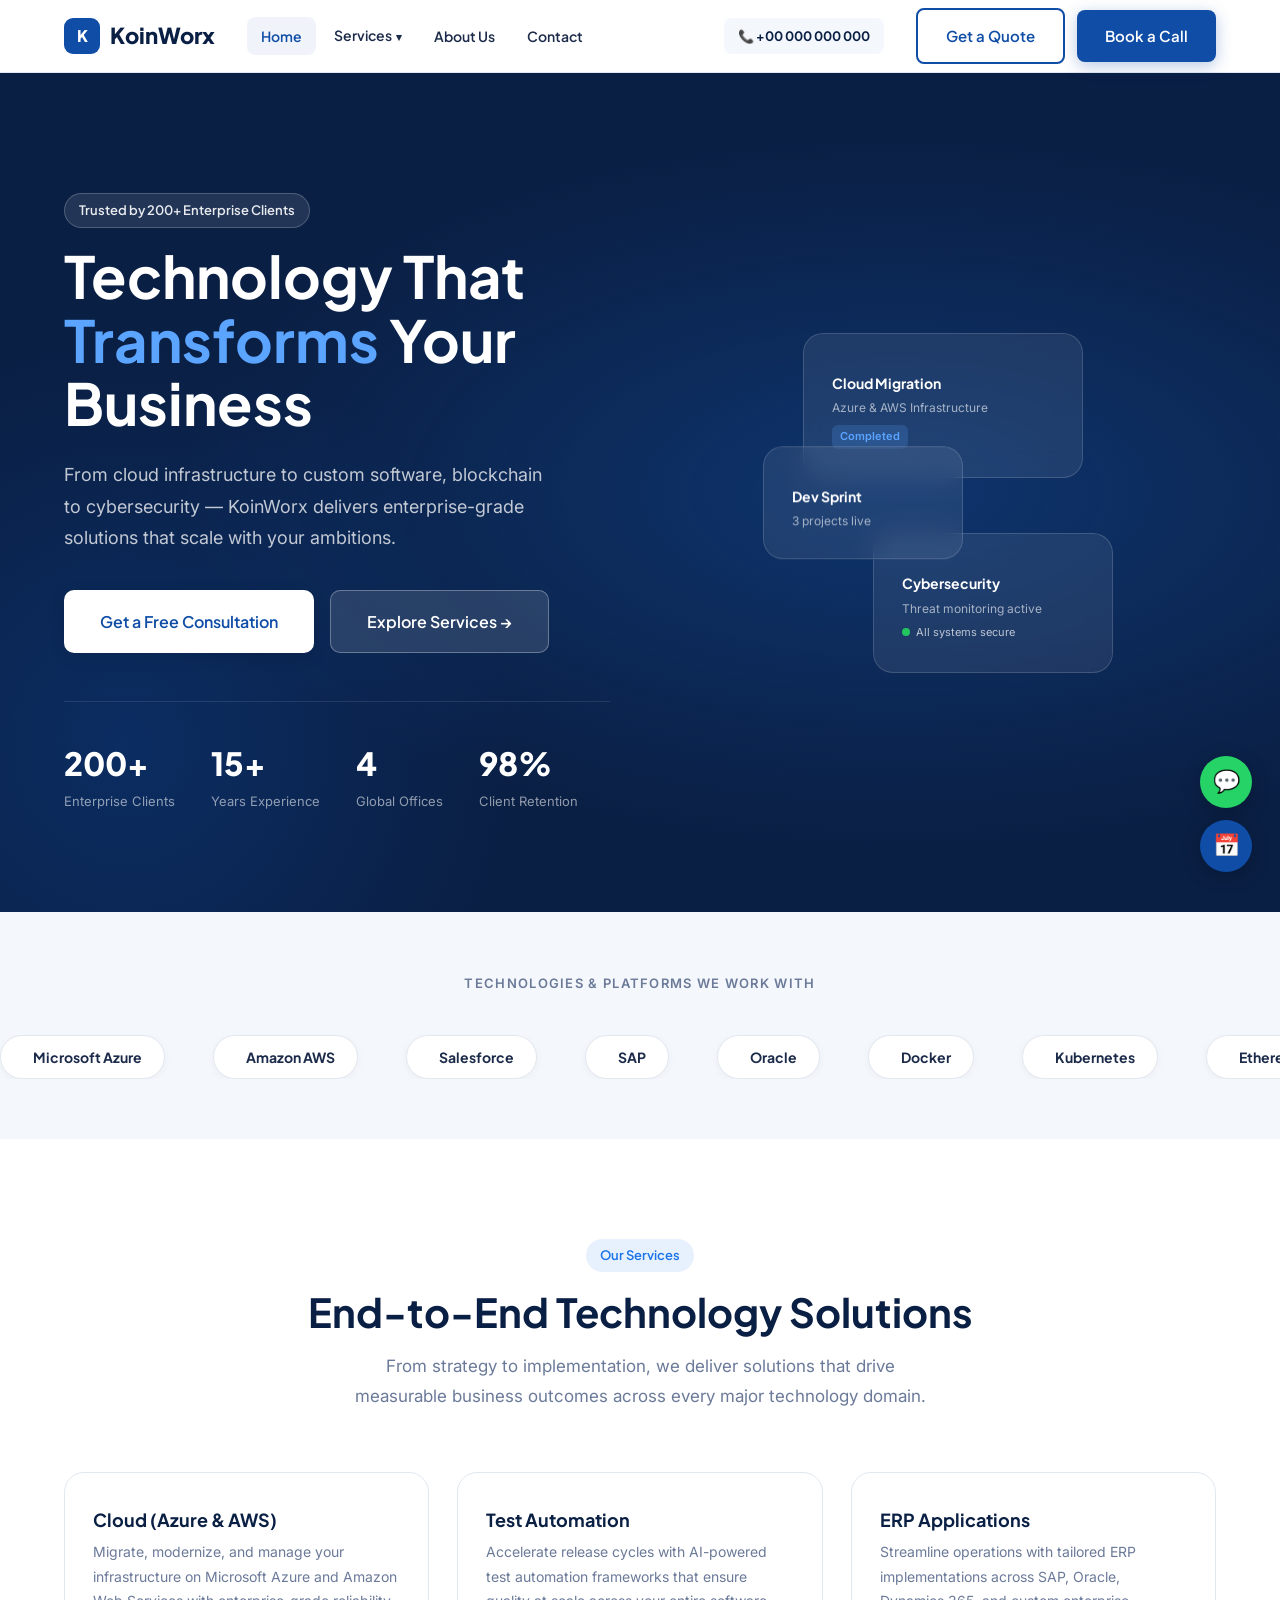
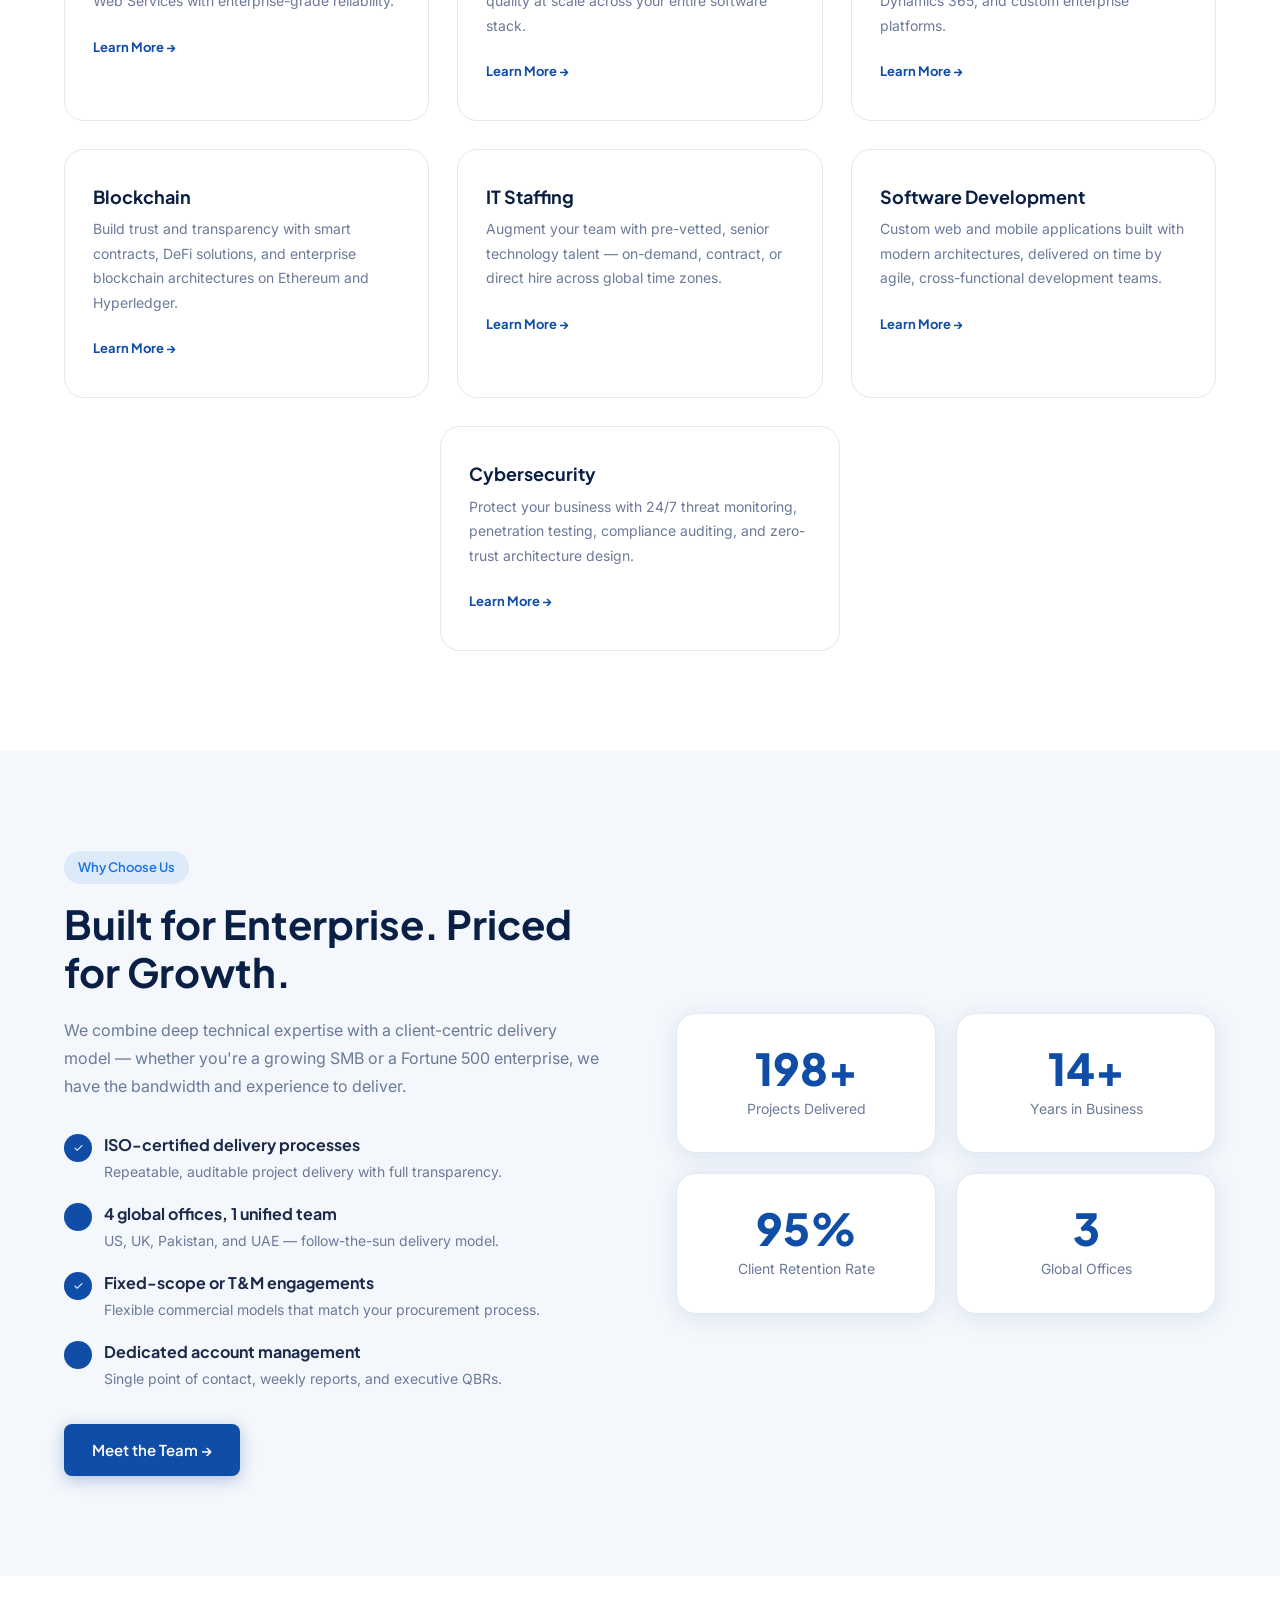
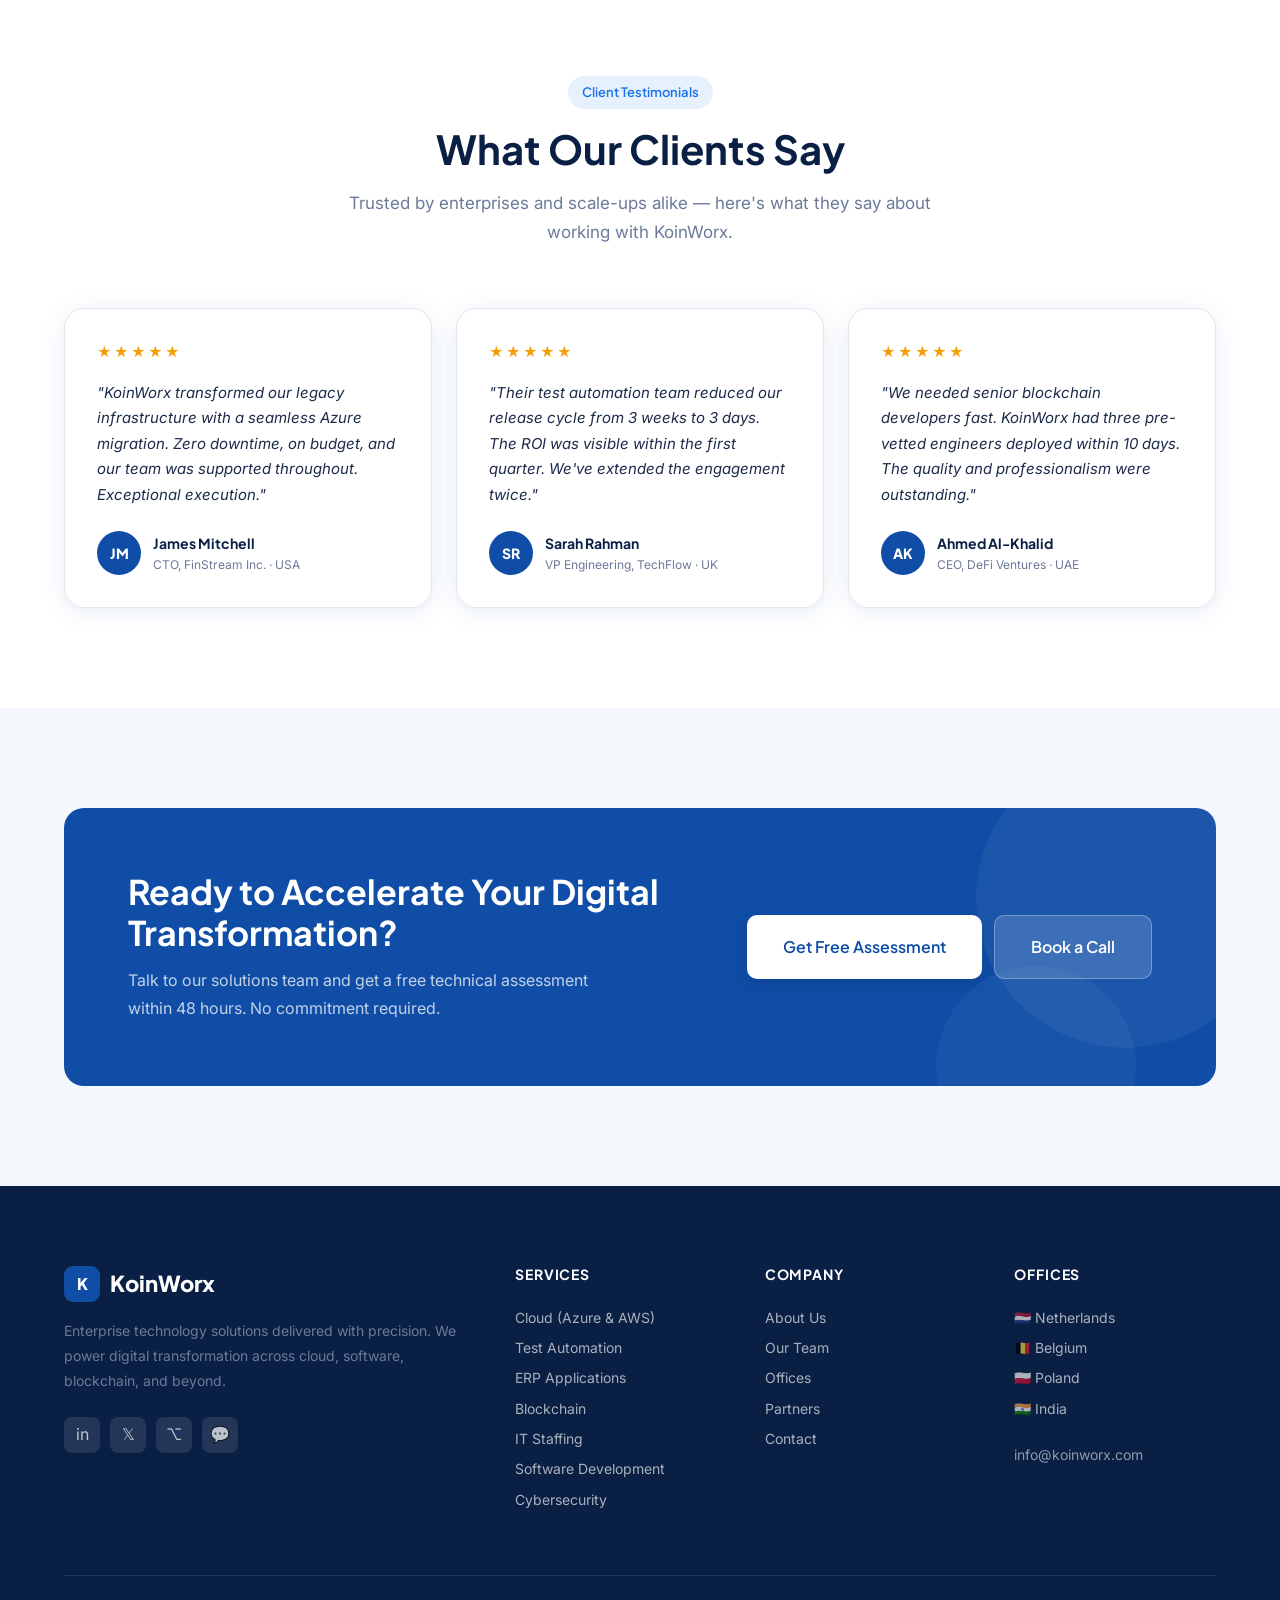
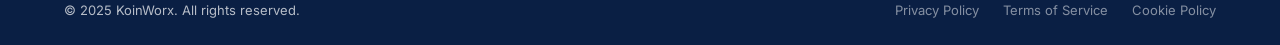
<file: index.html>
<!DOCTYPE html>
<html lang="en">
<head>
  <meta charset="UTF-8" />
  <meta name="viewport" content="width=device-width, initial-scale=1.0" />
  <title>KoinWorx — Enterprise Technology Solutions</title>
  <meta name="description" content="KoinWorx delivers enterprise-grade cloud, software development, blockchain, ERP, cybersecurity, and IT staffing solutions" />
  <link rel="preconnect" href="https://fonts.googleapis.com" />
  <link rel="stylesheet" href="css/style.css" />
</head>
<body>
<div id="nav-placeholder"></div>
<section class="hero">
  <div class="container">
    <div class="hero-grid">
      <div class="hero-content">
        <div class="badge hero-badge">Trusted by 200+ Enterprise Clients</div>
        <h1>Technology That <span>Transforms</span> Your Business</h1>
        <p>From cloud infrastructure to custom software, blockchain to cybersecurity — KoinWorx delivers enterprise-grade solutions that scale with your ambitions.</p>
        <div class="hero-ctas">
          <a href="contact.html" class="btn btn-white btn-lg">Get a Free Consultation</a>
          <a href="services.html" class="btn btn-lg" style="background:rgba(255,255,255,.12);color:white;border:1px solid rgba(255,255,255,.3);">Explore Services →</a>
        </div>
        <div class="hero-stats">
          <div>
            <div class="hero-stat-num"><span data-count="200" data-suffix="+">0+</span></div>
            <div class="hero-stat-label">Enterprise Clients</div>
          </div>
          <div>
            <div class="hero-stat-num"><span data-count="15" data-suffix="+">0+</span></div>
            <div class="hero-stat-label">Years Experience</div>
          </div>
          <div>
            <div class="hero-stat-num"><span data-count="4">0</span></div>
            <div class="hero-stat-label">Global Offices</div>
          </div>
          <div>
            <div class="hero-stat-num"><span data-count="98" data-suffix="%">0%</span></div>
            <div class="hero-stat-label">Client Retention</div>
          </div>
        </div>
      </div>
      <div class="hero-visual">
        <div class="hero-card-stack">
          <div class="hero-card-main c1">
            <div class="hcm-icon"></div>
            <div class="hcm-title">Cloud Migration</div>
            <div class="hcm-sub">Azure & AWS Infrastructure</div>
            <div class="hcm-chip">Completed</div>
          </div>
          <div class="hero-card-main c2">
            <div class="hcm-icon"></div>
            <div class="hcm-title">Cybersecurity</div>
            <div class="hcm-sub">Threat monitoring active</div>
            <div><span class="hcm-dot-green"></span><span style="font-size:11px;opacity:.7;">All systems secure</span></div>
          </div>
          <div class="hero-card-main c3">
            <div class="hcm-icon"></div>
            <div class="hcm-title">Dev Sprint</div>
            <div class="hcm-sub">3 projects live</div>
          </div>
        </div>
      </div>
    </div>
  </div>
</section>
<div class="section--gray marquee-section">
  <div class="container">
    <p class="marquee-label">Technologies & Platforms We Work With</p>
  </div>
  <div class="marquee-track">
    <div class="marquee-inner">
      <div class="logo-pill"><span></span> Microsoft Azure</div>
      <div class="logo-pill"><span></span> Amazon AWS</div>
      <div class="logo-pill"><span></span> Salesforce</div>
      <div class="logo-pill"><span></span> SAP</div>
      <div class="logo-pill"><span></span> Oracle</div>
      <div class="logo-pill"><span></span> Docker</div>
      <div class="logo-pill"><span></span> Kubernetes</div>
      <div class="logo-pill"><span></span> Ethereum</div>
      <div class="logo-pill"><span></span> Power Automate</div>
      <div class="logo-pill"><span></span> Power BI</div>
      <div class="logo-pill"><span></span> Dynamics 365</div>
      <div class="logo-pill"><span></span> CrowdStrike</div>
      <div class="logo-pill"><span></span> Microsoft Azure</div>
      <div class="logo-pill"><span></span> Amazon AWS</div>
      <div class="logo-pill"><span></span> Salesforce</div>
      <div class="logo-pill"><span></span> SAP</div>
      <div class="logo-pill"><span></span> Oracle</div>
      <div class="logo-pill"><span></span> Docker</div>
      <div class="logo-pill"><span></span> Kubernetes</div>
      <div class="logo-pill"><span></span> Ethereum</div>
      <div class="logo-pill"><span></span> Power Automate</div>
      <div class="logo-pill"><span></span> Power BI</div>
      <div class="logo-pill"><span></span> Dynamics 365</div>
      <div class="logo-pill"><span></span> CyberRemedy</div>
    </div>
  </div>
</div>
<section class="section">
  <div class="container">
    <div class="section-header">
      <div class="badge section-label">Our Services</div>
      <h2>End-to-End Technology Solutions</h2>
      <p>From strategy to implementation, we deliver solutions that drive measurable business outcomes across every major technology domain.</p>
    </div>
    <div class="services-grid">
      <div class="service-card" data-aos="fade-up" data-aos-delay="0">
        <h3>Cloud (Azure & AWS)</h3>
        <p>Migrate, modernize, and manage your infrastructure on Microsoft Azure and Amazon Web Services with enterprise-grade reliability.</p>
        <a href="services/cloud.html" class="sc-link">Learn More →</a>
      </div>
      <div class="service-card" data-aos="fade-up" data-aos-delay="80">
        <h3>Test Automation</h3>
        <p>Accelerate release cycles with AI-powered test automation frameworks that ensure quality at scale across your entire software stack.</p>
        <a href="services/test-automation.html" class="sc-link">Learn More →</a>
      </div>
      <div class="service-card" data-aos="fade-up" data-aos-delay="160">
        <h3>ERP Applications</h3>
        <p>Streamline operations with tailored ERP implementations across SAP, Oracle, Dynamics 365, and custom enterprise platforms.</p>
        <a href="services/erp.html" class="sc-link">Learn More →</a>
      </div>
      <div class="service-card" data-aos="fade-up" data-aos-delay="0">
        <h3>Blockchain</h3>
        <p>Build trust and transparency with smart contracts, DeFi solutions, and enterprise blockchain architectures on Ethereum and Hyperledger.</p>
        <a href="services/blockchain.html" class="sc-link">Learn More →</a>
      </div>
      <div class="service-card" data-aos="fade-up" data-aos-delay="80">
        <h3>IT Staffing</h3>
        <p>Augment your team with pre-vetted, senior technology talent — on-demand, contract, or direct hire across global time zones.</p>
        <a href="services/it-staffing.html" class="sc-link">Learn More →</a>
      </div>
      <div class="service-card" data-aos="fade-up" data-aos-delay="160">
        <h3>Software Development</h3>
        <p>Custom web and mobile applications built with modern architectures, delivered on time by agile, cross-functional development teams.</p>
        <a href="services/software-development.html" class="sc-link">Learn More →</a>
      </div>
      <div class="service-card" data-aos="fade-up" data-aos-delay="0" style="grid-column: 1 / -1; max-width: 400px; margin: 0 auto;">
        <h3>Cybersecurity</h3>
        <p>Protect your business with 24/7 threat monitoring, penetration testing, compliance auditing, and zero-trust architecture design.</p>
        <a href="services/cybersecurity.html" class="sc-link">Learn More →</a>
      </div>
    </div>
  </div>
</section>
<section class="section section--gray">
  <div class="container">
    <div style="display:grid;grid-template-columns:1fr 1fr;gap:72px;align-items:center;">
      <div data-aos="fade-right">
        <div class="badge">Why Choose Us</div>
        <h2>Built for Enterprise. Priced for Growth.</h2>
        <p style="margin:20px 0 32px;">We combine deep technical expertise with a client-centric delivery model — whether you're a growing SMB or a Fortune 500 enterprise, we have the bandwidth and experience to deliver.</p>
        <div style="display:flex;flex-direction:column;gap:16px;">
          <div style="display:flex;gap:12px;align-items:flex-start;">
            <div style="width:28px;height:28px;background:var(--primary);border-radius:50%;display:flex;align-items:center;justify-content:center;color:white;font-size:12px;flex-shrink:0;margin-top:2px;">✓</div>
            <div><strong style="font-family:'Plus Jakarta Sans',sans-serif;">ISO-certified delivery processes</strong><p style="font-size:14px;margin-top:2px;">Repeatable, auditable project delivery with full transparency.</p></div>
          </div>
          <div style="display:flex;gap:12px;align-items:flex-start;">
            <div style="width:28px;height:28px;background:var(--primary);border-radius:50%;display:flex;align-items:center;justify-content:center;color:white;font-size:12px;flex-shrink:0;margin-top:2px;"></div>
            <div><strong style="font-family:'Plus Jakarta Sans',sans-serif;">4 global offices, 1 unified team</strong><p style="font-size:14px;margin-top:2px;">US, UK, Pakistan, and UAE — follow-the-sun delivery model.</p></div>
          </div>
          <div style="display:flex;gap:12px;align-items:flex-start;">
            <div style="width:28px;height:28px;background:var(--primary);border-radius:50%;display:flex;align-items:center;justify-content:center;color:white;font-size:12px;flex-shrink:0;margin-top:2px;">✓</div>
            <div><strong style="font-family:'Plus Jakarta Sans',sans-serif;">Fixed-scope or T&M engagements</strong><p style="font-size:14px;margin-top:2px;">Flexible commercial models that match your procurement process.</p></div>
          </div>
          <div style="display:flex;gap:12px;align-items:flex-start;">
            <div style="width:28px;height:28px;background:var(--primary);border-radius:50%;display:flex;align-items:center;justify-content:center;color:white;font-size:12px;flex-shrink:0;margin-top:2px;"></div>
            <div><strong style="font-family:'Plus Jakarta Sans',sans-serif;">Dedicated account management</strong><p style="font-size:14px;margin-top:2px;">Single point of contact, weekly reports, and executive QBRs.</p></div>
          </div>
        </div>
        <div style="margin-top:32px;">
          <a href="about.html" class="btn btn-primary">Meet the Team →</a>
        </div>
      </div>
      <div data-aos="fade-left">
        <div class="stats-block" style="display:grid;grid-template-columns:1fr 1fr;gap:20px;">
          <div class="card" style="text-align:center;padding:32px 20px;">
            <div style="font-family:'Plus Jakarta Sans',sans-serif;font-size:44px;font-weight:800;color:var(--primary);line-height:1;"><span data-count="200" data-suffix="+">0+</span></div>
            <div style="font-size:14px;color:var(--muted);margin-top:8px;">Projects Delivered</div>
          </div>
          <div class="card" style="text-align:center;padding:32px 20px;">
            <div style="font-family:'Plus Jakarta Sans',sans-serif;font-size:44px;font-weight:800;color:var(--primary);line-height:1;"><span data-count="15" data-suffix="+">0+</span></div>
            <div style="font-size:14px;color:var(--muted);margin-top:8px;">Years in Business</div>
          </div>
          <div class="card" style="text-align:center;padding:32px 20px;">
            <div style="font-family:'Plus Jakarta Sans',sans-serif;font-size:44px;font-weight:800;color:var(--primary);line-height:1;"><span data-count="98" data-suffix="%">0%</span></div>
            <div style="font-size:14px;color:var(--muted);margin-top:8px;">Client Retention Rate</div>
          </div>
          <div class="card" style="text-align:center;padding:32px 20px;">
            <div style="font-family:'Plus Jakarta Sans',sans-serif;font-size:44px;font-weight:800;color:var(--primary);line-height:1;"><span data-count="4">0</span></div>
            <div style="font-size:14px;color:var(--muted);margin-top:8px;">Global Offices</div>
          </div>
        </div>
      </div>
    </div>
  </div>
</section>
<section class="section">
  <div class="container">
    <div class="section-header">
      <div class="badge">Client Testimonials</div>
      <h2>What Our Clients Say</h2>
      <p>Trusted by enterprises and scale-ups alike — here's what they say about working with KoinWorx.</p>
    </div>
    <div class="testimonials-grid">
      <div class="testi-card" data-aos="fade-up" data-aos-delay="0">
        <div class="testi-stars">★★★★★</div>
        <p>"KoinWorx transformed our legacy infrastructure with a seamless Azure migration. Zero downtime, on budget, and our team was supported throughout. Exceptional execution."</p>
        <div class="testi-author">
          <div class="testi-avatar">JM</div>
          <div>
            <div class="testi-name">James Mitchell</div>
            <div class="testi-role">CTO, FinStream Inc. · USA</div>
          </div>
        </div>
      </div>
      <div class="testi-card" data-aos="fade-up" data-aos-delay="100">
        <div class="testi-stars">★★★★★</div>
        <p>"Their test automation team reduced our release cycle from 3 weeks to 3 days. The ROI was visible within the first quarter. We've extended the engagement twice."</p>
        <div class="testi-author">
          <div class="testi-avatar">SR</div>
          <div>
            <div class="testi-name">Sarah Rahman</div>
            <div class="testi-role">VP Engineering, TechFlow · UK</div>
          </div>
        </div>
      </div>
      <div class="testi-card" data-aos="fade-up" data-aos-delay="200">
        <div class="testi-stars">★★★★★</div>
        <p>"We needed senior blockchain developers fast. KoinWorx had three pre-vetted engineers deployed within 10 days. The quality and professionalism were outstanding."</p>
        <div class="testi-author">
          <div class="testi-avatar">AK</div>
          <div>
            <div class="testi-name">Ahmed Al-Khalid</div>
            <div class="testi-role">CEO, DeFi Ventures · UAE</div>
          </div>
        </div>
      </div>
    </div>
  </div>
</section>
<section class="section section--gray">
  <div class="container">
    <div class="cta-banner" data-aos="zoom-in">
      <div>
        <h2>Ready to Accelerate Your Digital Transformation?</h2>
        <p>Talk to our solutions team and get a free technical assessment within 48 hours. No commitment required.</p>
      </div>
      <div class="cta-banner-btns">
        <a href="contact.html" class="btn btn-white btn-lg">Get Free Assessment</a>
        <a href="contact.html#book" class="btn btn-lg" style="background:rgba(255,255,255,.15);color:white;border:1px solid rgba(255,255,255,.3);"> Book a Call</a>
      </div>
    </div>
  </div>
</section>
<div id="footer-placeholder"></div>
<script src="js/components.js"></script>
<script src="js/main.js"></script>
</body>
</html>
</file>
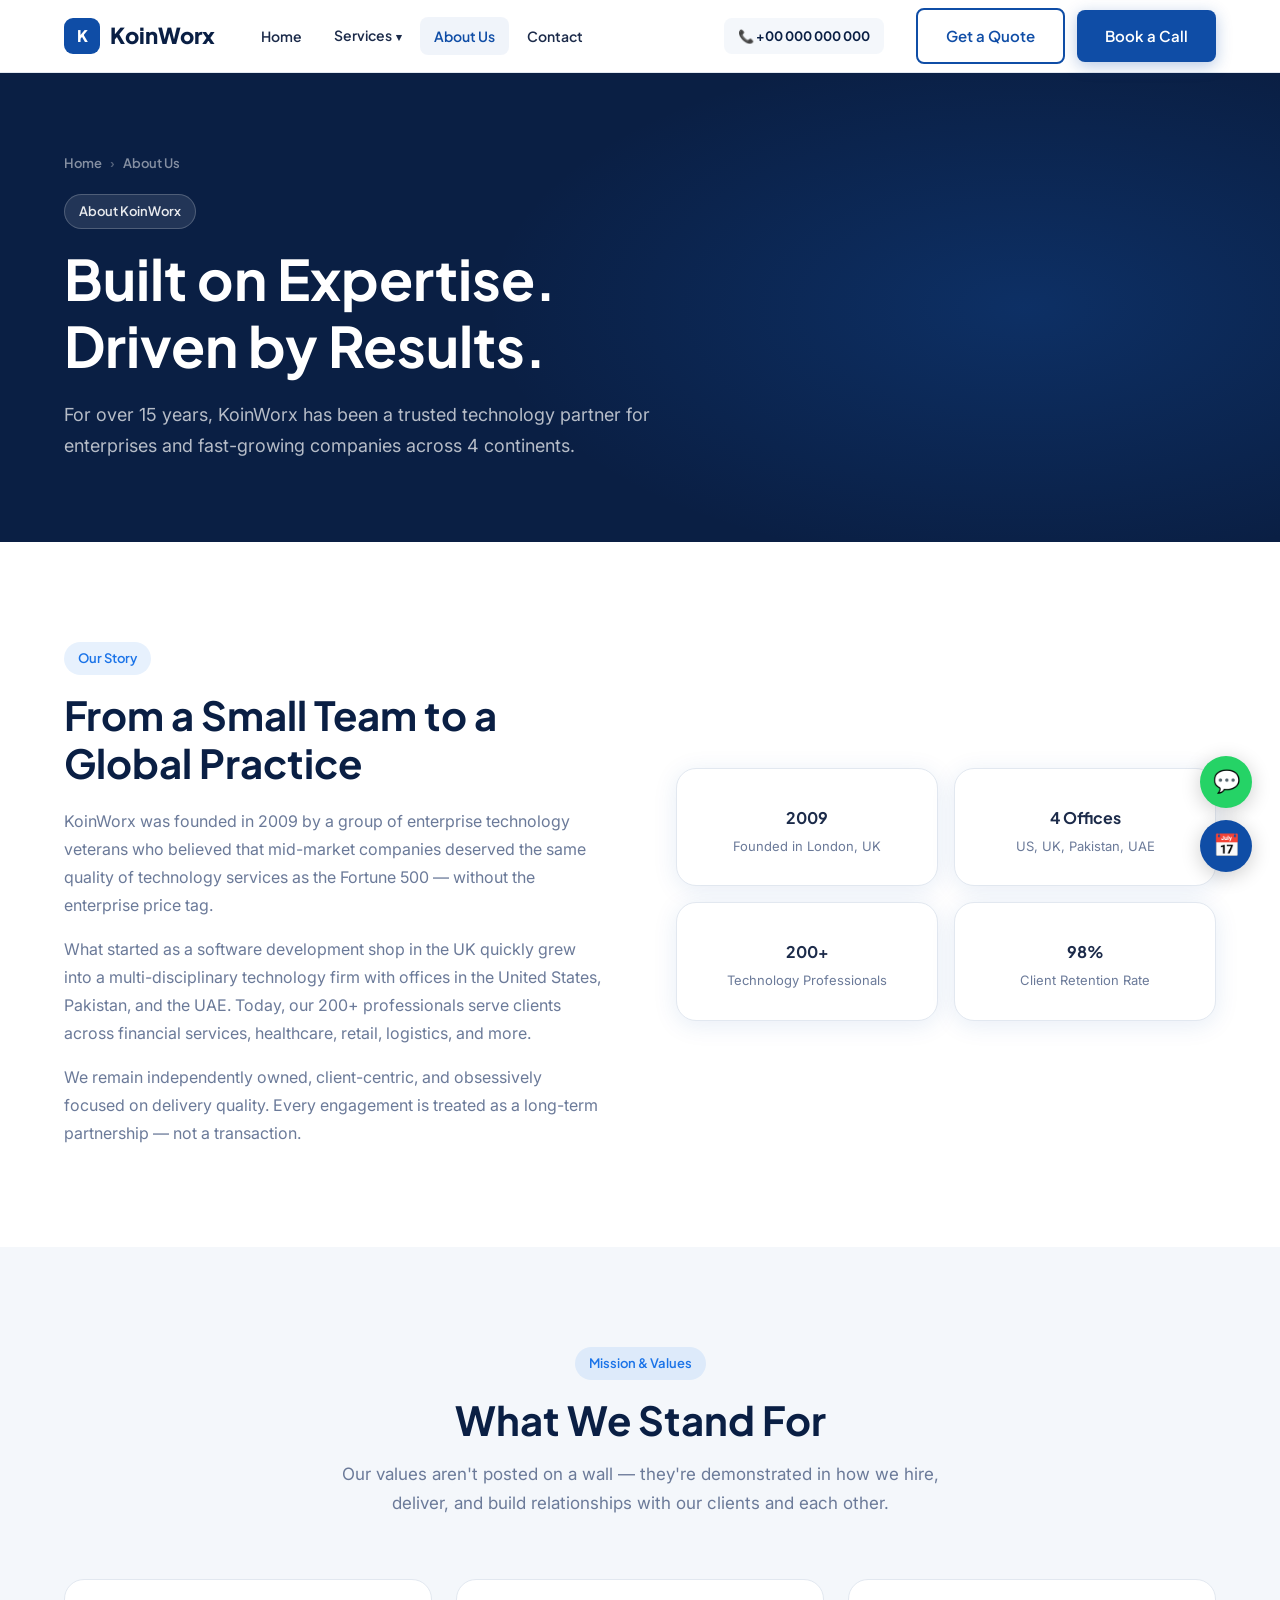
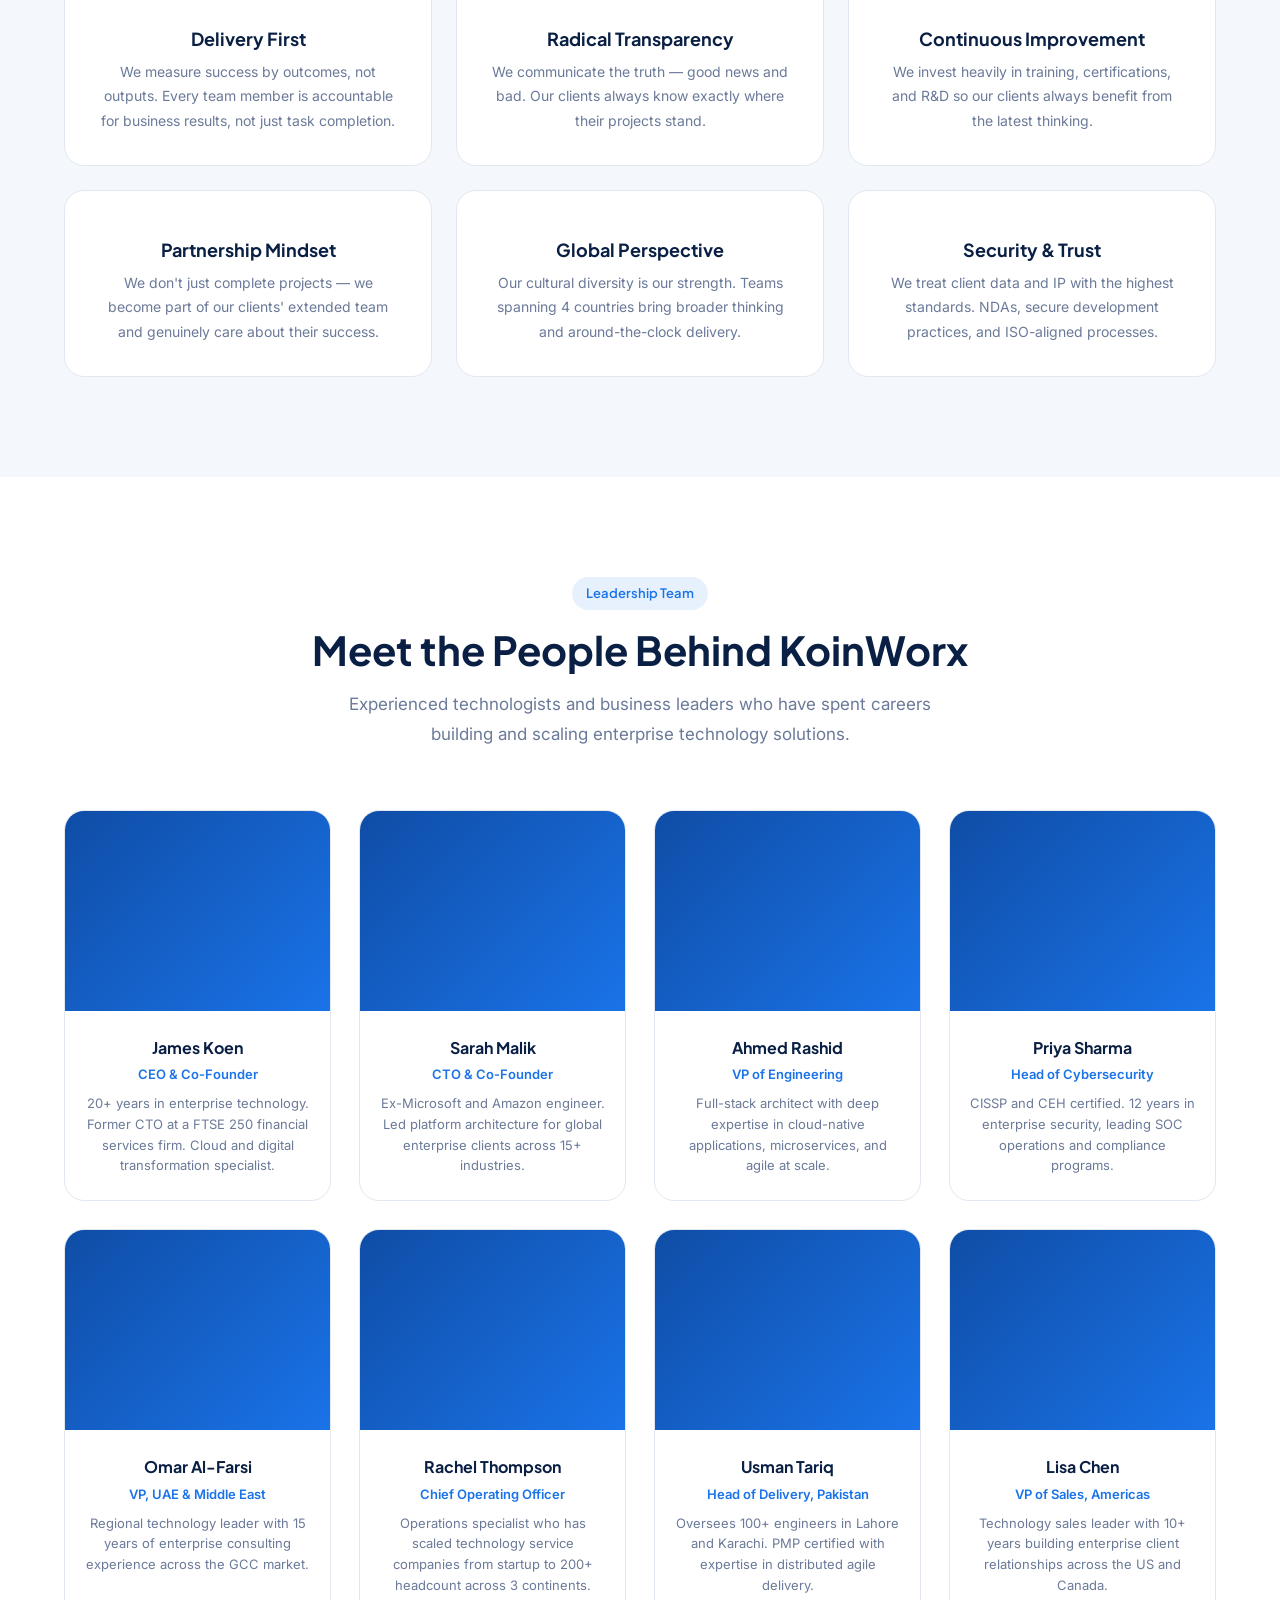
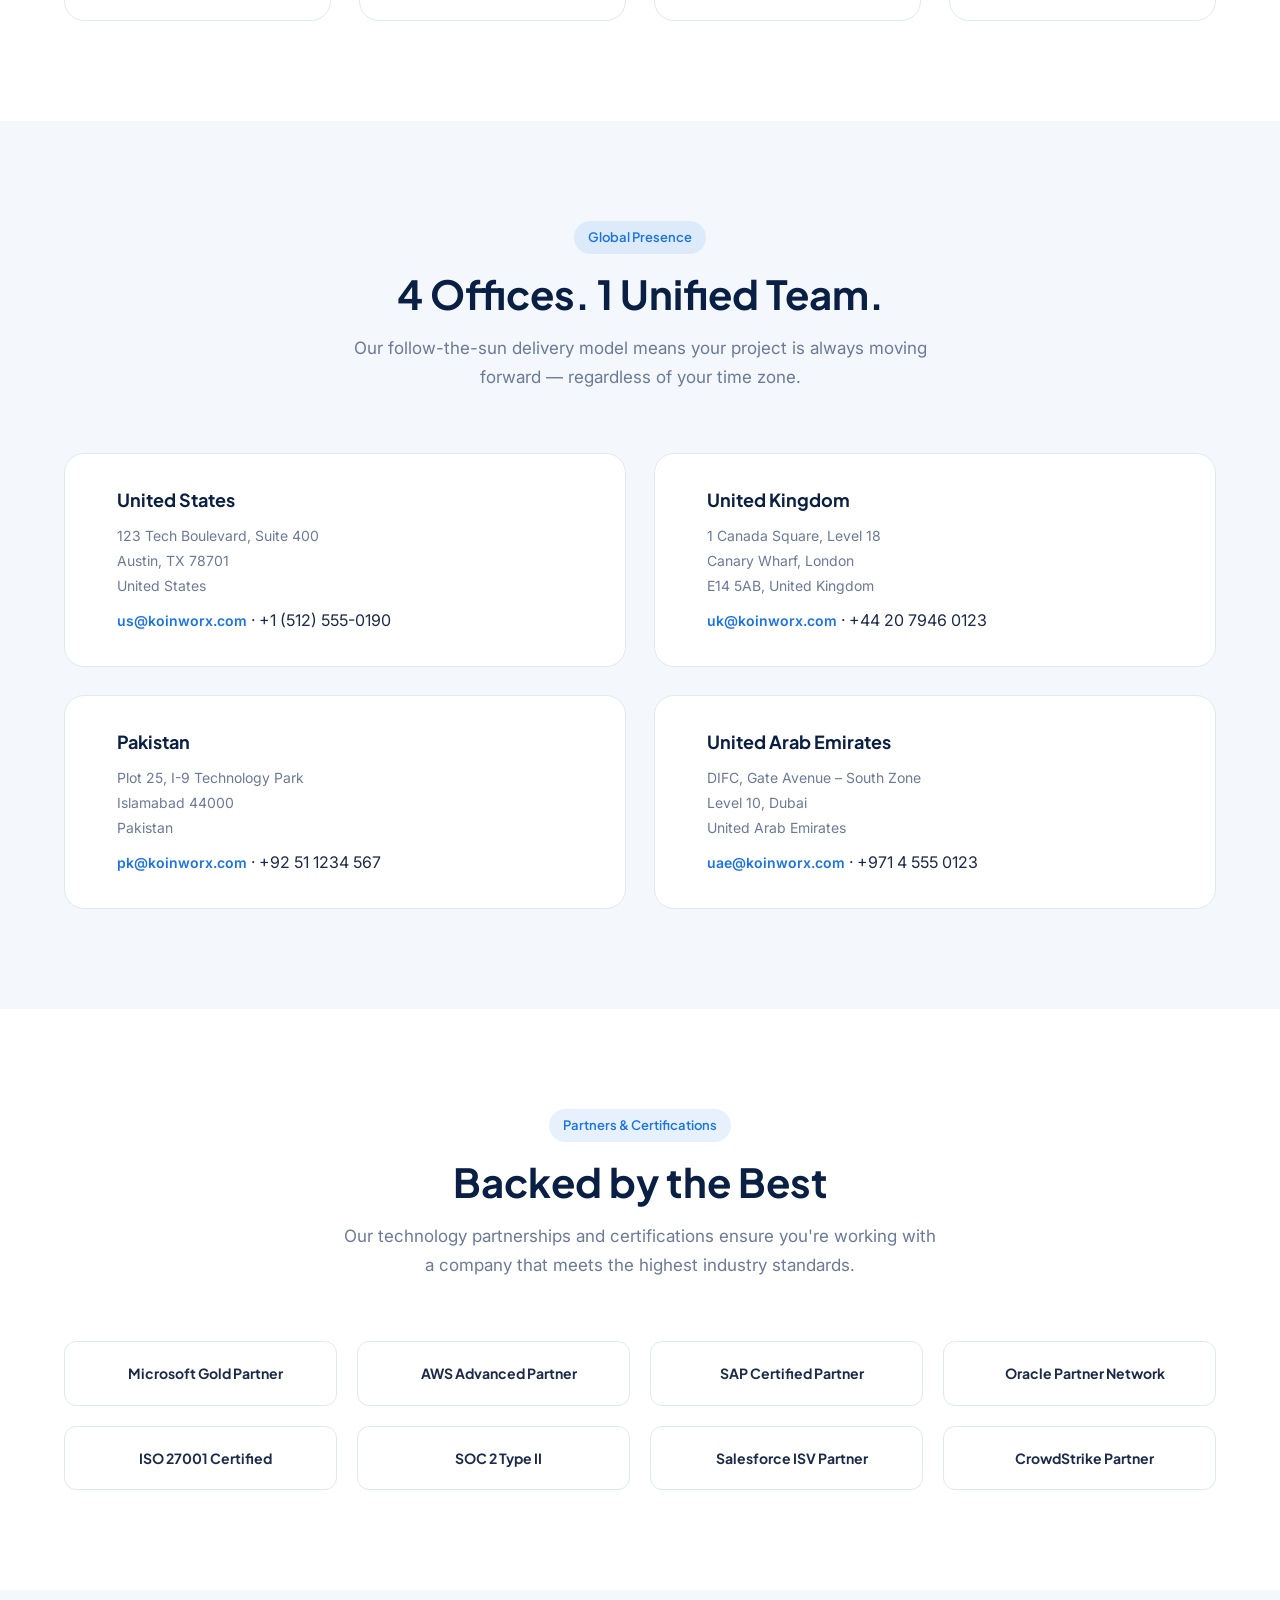
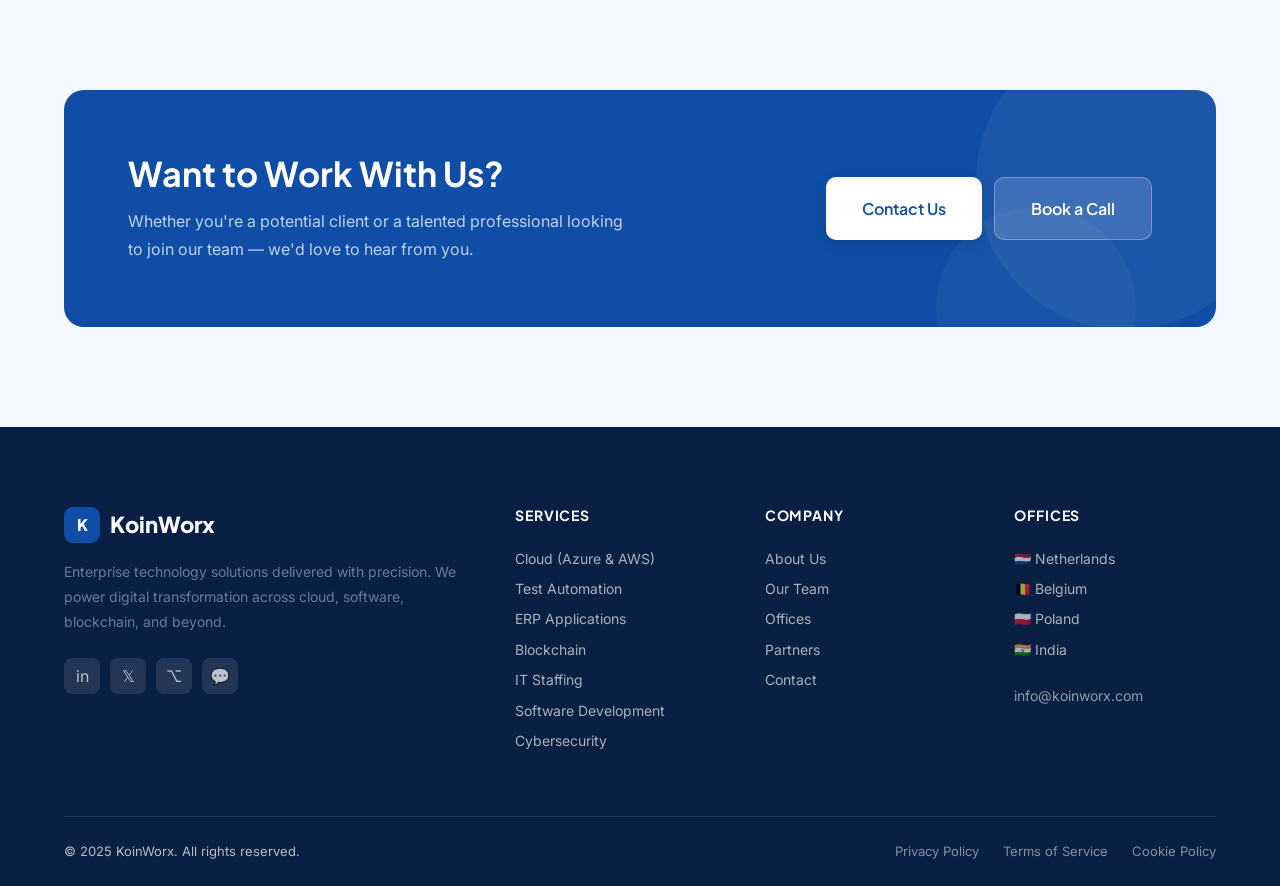
<file: about.html>
<!DOCTYPE html>
<html lang="en">
<head>
  <meta charset="UTF-8" /><meta name="viewport" content="width=device-width, initial-scale=1.0" />
  <title>About Us — KoinWorx</title>
  <meta name="description" content="KoinWorx is an enterprise technology company with offices in the US, UK, Pakistan, and UAE. Meet our team, values, and story." />
  <link rel="stylesheet" href="css/style.css" />
</head>
<body>
<div id="nav-placeholder"></div>
<section class="page-hero">
  <div class="container"><div class="page-hero-inner">
    <div class="breadcrumb"><a href="index.html">Home</a><span>›</span> About Us</div>
    <div class="badge" style="background:rgba(255,255,255,.1);color:rgba(255,255,255,.9);border:1px solid rgba(255,255,255,.2);"> About KoinWorx</div>
    <h1>Built on Expertise.<br>Driven by Results.</h1>
    <p>For over 15 years, KoinWorx has been a trusted technology partner for enterprises and fast-growing companies across 4 continents.</p>
  </div></div>
</section>
<section class="section">
  <div class="container">
    <div style="display:grid;grid-template-columns:1fr 1fr;gap:72px;align-items:center;">
      <div data-aos="fade-right">
        <div class="badge">Our Story</div>
        <h2 style="margin-bottom:20px;">From a Small Team to a Global Practice</h2>
        <p style="margin-bottom:16px;">KoinWorx was founded in 2009 by a group of enterprise technology veterans who believed that mid-market companies deserved the same quality of technology services as the Fortune 500 — without the enterprise price tag.</p>
        <p style="margin-bottom:16px;">What started as a software development shop in the UK quickly grew into a multi-disciplinary technology firm with offices in the United States, Pakistan, and the UAE. Today, our 200+ professionals serve clients across financial services, healthcare, retail, logistics, and more.</p>
        <p>We remain independently owned, client-centric, and obsessively focused on delivery quality. Every engagement is treated as a long-term partnership — not a transaction.</p>
      </div>
      <div data-aos="fade-left">
        <div style="display:grid;grid-template-columns:1fr 1fr;gap:16px;">
          <div class="card" style="text-align:center;padding:28px 20px;">
            <div style="font-size:36px;margin-bottom:8px;"></div>
            <strong style="font-family:'Plus Jakarta Sans',sans-serif;display:block;margin-bottom:4px;">2009</strong>
            <p style="font-size:13px;">Founded in London, UK</p>
          </div>
          <div class="card" style="text-align:center;padding:28px 20px;">
            <div style="font-size:36px;margin-bottom:8px;"></div>
            <strong style="font-family:'Plus Jakarta Sans',sans-serif;display:block;margin-bottom:4px;">4 Offices</strong>
            <p style="font-size:13px;">US, UK, Pakistan, UAE</p>
          </div>
          <div class="card" style="text-align:center;padding:28px 20px;">
            <div style="font-size:36px;margin-bottom:8px;"></div>
            <strong style="font-family:'Plus Jakarta Sans',sans-serif;display:block;margin-bottom:4px;">200+</strong>
            <p style="font-size:13px;">Technology Professionals</p>
          </div>
          <div class="card" style="text-align:center;padding:28px 20px;">
            <div style="font-size:36px;margin-bottom:8px;"></div>
            <strong style="font-family:'Plus Jakarta Sans',sans-serif;display:block;margin-bottom:4px;">98%</strong>
            <p style="font-size:13px;">Client Retention Rate</p>
          </div>
        </div>
      </div>
    </div>
  </div>
</section>
<section class="section section--gray">
  <div class="container">
    <div class="section-header">
      <div class="badge">Mission & Values</div>
      <h2>What We Stand For</h2>
      <p>Our values aren't posted on a wall — they're demonstrated in how we hire, deliver, and build relationships with our clients and each other.</p>
    </div>
    <div class="values-grid">
      <div class="value-card" data-aos="fade-up">
        <div class="value-icon"></div>
        <h3>Delivery First</h3>
        <p>We measure success by outcomes, not outputs. Every team member is accountable for business results, not just task completion.</p>
      </div>
      <div class="value-card" data-aos="fade-up" data-aos-delay="80">
        <div class="value-icon"></div>
        <h3>Radical Transparency</h3>
        <p>We communicate the truth — good news and bad. Our clients always know exactly where their projects stand.</p>
      </div>
      <div class="value-card" data-aos="fade-up" data-aos-delay="160">
        <div class="value-icon"></div>
        <h3>Continuous Improvement</h3>
        <p>We invest heavily in training, certifications, and R&D so our clients always benefit from the latest thinking.</p>
      </div>
      <div class="value-card" data-aos="fade-up">
        <div class="value-icon"></div>
        <h3>Partnership Mindset</h3>
        <p>We don't just complete projects — we become part of our clients' extended team and genuinely care about their success.</p>
      </div>
      <div class="value-card" data-aos="fade-up" data-aos-delay="80">
        <div class="value-icon"></div>
        <h3>Global Perspective</h3>
        <p>Our cultural diversity is our strength. Teams spanning 4 countries bring broader thinking and around-the-clock delivery.</p>
      </div>
      <div class="value-card" data-aos="fade-up" data-aos-delay="160">
        <div class="value-icon"></div>
        <h3>Security & Trust</h3>
        <p>We treat client data and IP with the highest standards. NDAs, secure development practices, and ISO-aligned processes.</p>
      </div>
    </div>
  </div>
</section>
<section class="section" id="team">
  <div class="container">
    <div class="section-header">
      <div class="badge">Leadership Team</div>
      <h2>Meet the People Behind KoinWorx</h2>
      <p>Experienced technologists and business leaders who have spent careers building and scaling enterprise technology solutions.</p>
    </div>
    <div class="team-grid">
      <div class="team-card" data-aos="fade-up">
        <div class="team-photo"></div>
        <div class="team-info">
          <div class="team-name">James Koen</div>
          <div class="team-title">CEO & Co-Founder</div>
          <div class="team-bio">20+ years in enterprise technology. Former CTO at a FTSE 250 financial services firm. Cloud and digital transformation specialist.</div>
        </div>
      </div>
      <div class="team-card" data-aos="fade-up" data-aos-delay="60">
        <div class="team-photo"></div>
        <div class="team-info">
          <div class="team-name">Sarah Malik</div>
          <div class="team-title">CTO & Co-Founder</div>
          <div class="team-bio">Ex-Microsoft and Amazon engineer. Led platform architecture for global enterprise clients across 15+ industries.</div>
        </div>
      </div>
      <div class="team-card" data-aos="fade-up" data-aos-delay="120">
        <div class="team-photo"></div>
        <div class="team-info">
          <div class="team-name">Ahmed Rashid</div>
          <div class="team-title">VP of Engineering</div>
          <div class="team-bio">Full-stack architect with deep expertise in cloud-native applications, microservices, and agile at scale.</div>
        </div>
      </div>
      <div class="team-card" data-aos="fade-up" data-aos-delay="180">
        <div class="team-photo"></div>
        <div class="team-info">
          <div class="team-name">Priya Sharma</div>
          <div class="team-title">Head of Cybersecurity</div>
          <div class="team-bio">CISSP and CEH certified. 12 years in enterprise security, leading SOC operations and compliance programs.</div>
        </div>
      </div>
      <div class="team-card" data-aos="fade-up">
        <div class="team-photo"></div>
        <div class="team-info">
          <div class="team-name">Omar Al-Farsi</div>
          <div class="team-title">VP, UAE & Middle East</div>
          <div class="team-bio">Regional technology leader with 15 years of enterprise consulting experience across the GCC market.</div>
        </div>
      </div>
      <div class="team-card" data-aos="fade-up" data-aos-delay="60">
        <div class="team-photo"></div>
        <div class="team-info">
          <div class="team-name">Rachel Thompson</div>
          <div class="team-title">Chief Operating Officer</div>
          <div class="team-bio">Operations specialist who has scaled technology service companies from startup to 200+ headcount across 3 continents.</div>
        </div>
      </div>
      <div class="team-card" data-aos="fade-up" data-aos-delay="120">
        <div class="team-photo"></div>
        <div class="team-info">
          <div class="team-name">Usman Tariq</div>
          <div class="team-title">Head of Delivery, Pakistan</div>
          <div class="team-bio">Oversees 100+ engineers in Lahore and Karachi. PMP certified with expertise in distributed agile delivery.</div>
        </div>
      </div>
      <div class="team-card" data-aos="fade-up" data-aos-delay="180">
        <div class="team-photo"></div>
        <div class="team-info">
          <div class="team-name">Lisa Chen</div>
          <div class="team-title">VP of Sales, Americas</div>
          <div class="team-bio">Technology sales leader with 10+ years building enterprise client relationships across the US and Canada.</div>
        </div>
      </div>
    </div>
  </div>
</section>
<section class="section section--gray" id="offices">
  <div class="container">
    <div class="section-header">
      <div class="badge">Global Presence</div>
      <h2>4 Offices. 1 Unified Team.</h2>
      <p>Our follow-the-sun delivery model means your project is always moving forward — regardless of your time zone.</p>
    </div>
    <div class="offices-grid">
      <div class="office-card" data-aos="fade-up">
        <div class="office-flag"></div>
        <div>
          <div class="office-name">United States</div>
          <div class="office-detail">123 Tech Boulevard, Suite 400<br>Austin, TX 78701<br>United States</div>
          <div class="office-contact" style="margin-top:10px;"><a href="mailto:us@koinworx.com">us@koinworx.com</a> · +1 (512) 555-0190</div>
        </div>
      </div>
      <div class="office-card" data-aos="fade-up" data-aos-delay="80">
        <div class="office-flag"></div>
        <div>
          <div class="office-name">United Kingdom</div>
          <div class="office-detail">1 Canada Square, Level 18<br>Canary Wharf, London<br>E14 5AB, United Kingdom</div>
          <div class="office-contact" style="margin-top:10px;"><a href="mailto:uk@koinworx.com">uk@koinworx.com</a> · +44 20 7946 0123</div>
        </div>
      </div>
      <div class="office-card" data-aos="fade-up">
        <div class="office-flag"></div>
        <div>
          <div class="office-name">Pakistan</div>
          <div class="office-detail">Plot 25, I-9 Technology Park<br>Islamabad 44000<br>Pakistan</div>
          <div class="office-contact" style="margin-top:10px;"><a href="mailto:pk@koinworx.com">pk@koinworx.com</a> · +92 51 1234 567</div>
        </div>
      </div>
      <div class="office-card" data-aos="fade-up" data-aos-delay="80">
        <div class="office-flag"></div>
        <div>
          <div class="office-name">United Arab Emirates</div>
          <div class="office-detail">DIFC, Gate Avenue – South Zone<br>Level 10, Dubai<br>United Arab Emirates</div>
          <div class="office-contact" style="margin-top:10px;"><a href="mailto:uae@koinworx.com">uae@koinworx.com</a> · +971 4 555 0123</div>
        </div>
      </div>
    </div>
  </div>
</section>
<section class="section" id="partners">
  <div class="container">
    <div class="section-header">
      <div class="badge">Partners & Certifications</div>
      <h2>Backed by the Best</h2>
      <p>Our technology partnerships and certifications ensure you're working with a company that meets the highest industry standards.</p>
    </div>
    <div class="partners-grid">
      <div class="partner-badge" data-aos="zoom-in"><span></span> Microsoft Gold Partner</div>
      <div class="partner-badge" data-aos="zoom-in" data-aos-delay="40"><span></span> AWS Advanced Partner</div>
      <div class="partner-badge" data-aos="zoom-in" data-aos-delay="80"><span></span> SAP Certified Partner</div>
      <div class="partner-badge" data-aos="zoom-in" data-aos-delay="120"><span></span> Oracle Partner Network</div>
      <div class="partner-badge" data-aos="zoom-in"><span></span> ISO 27001 Certified</div>
      <div class="partner-badge" data-aos="zoom-in" data-aos-delay="40"><span></span> SOC 2 Type II</div>
      <div class="partner-badge" data-aos="zoom-in" data-aos-delay="80"><span></span> Salesforce ISV Partner</div>
      <div class="partner-badge" data-aos="zoom-in" data-aos-delay="120"><span></span> CrowdStrike Partner</div>
    </div>
  </div>
</section>
<section class="section section--gray">
  <div class="container">
    <div class="cta-banner">
      <div>
        <h2>Want to Work With Us?</h2>
        <p>Whether you're a potential client or a talented professional looking to join our team — we'd love to hear from you.</p>
      </div>
      <div class="cta-banner-btns">
        <a href="contact.html" class="btn btn-white btn-lg">Contact Us</a>
        <a href="contact.html#book" class="btn btn-lg" style="background:rgba(255,255,255,.15);color:white;border:1px solid rgba(255,255,255,.3);"> Book a Call</a>
      </div>
    </div>
  </div>
</section>
<div id="footer-placeholder"></div>
<script src="js/components.js"></script><script src="js/main.js"></script>
</body>
</html>
</file>
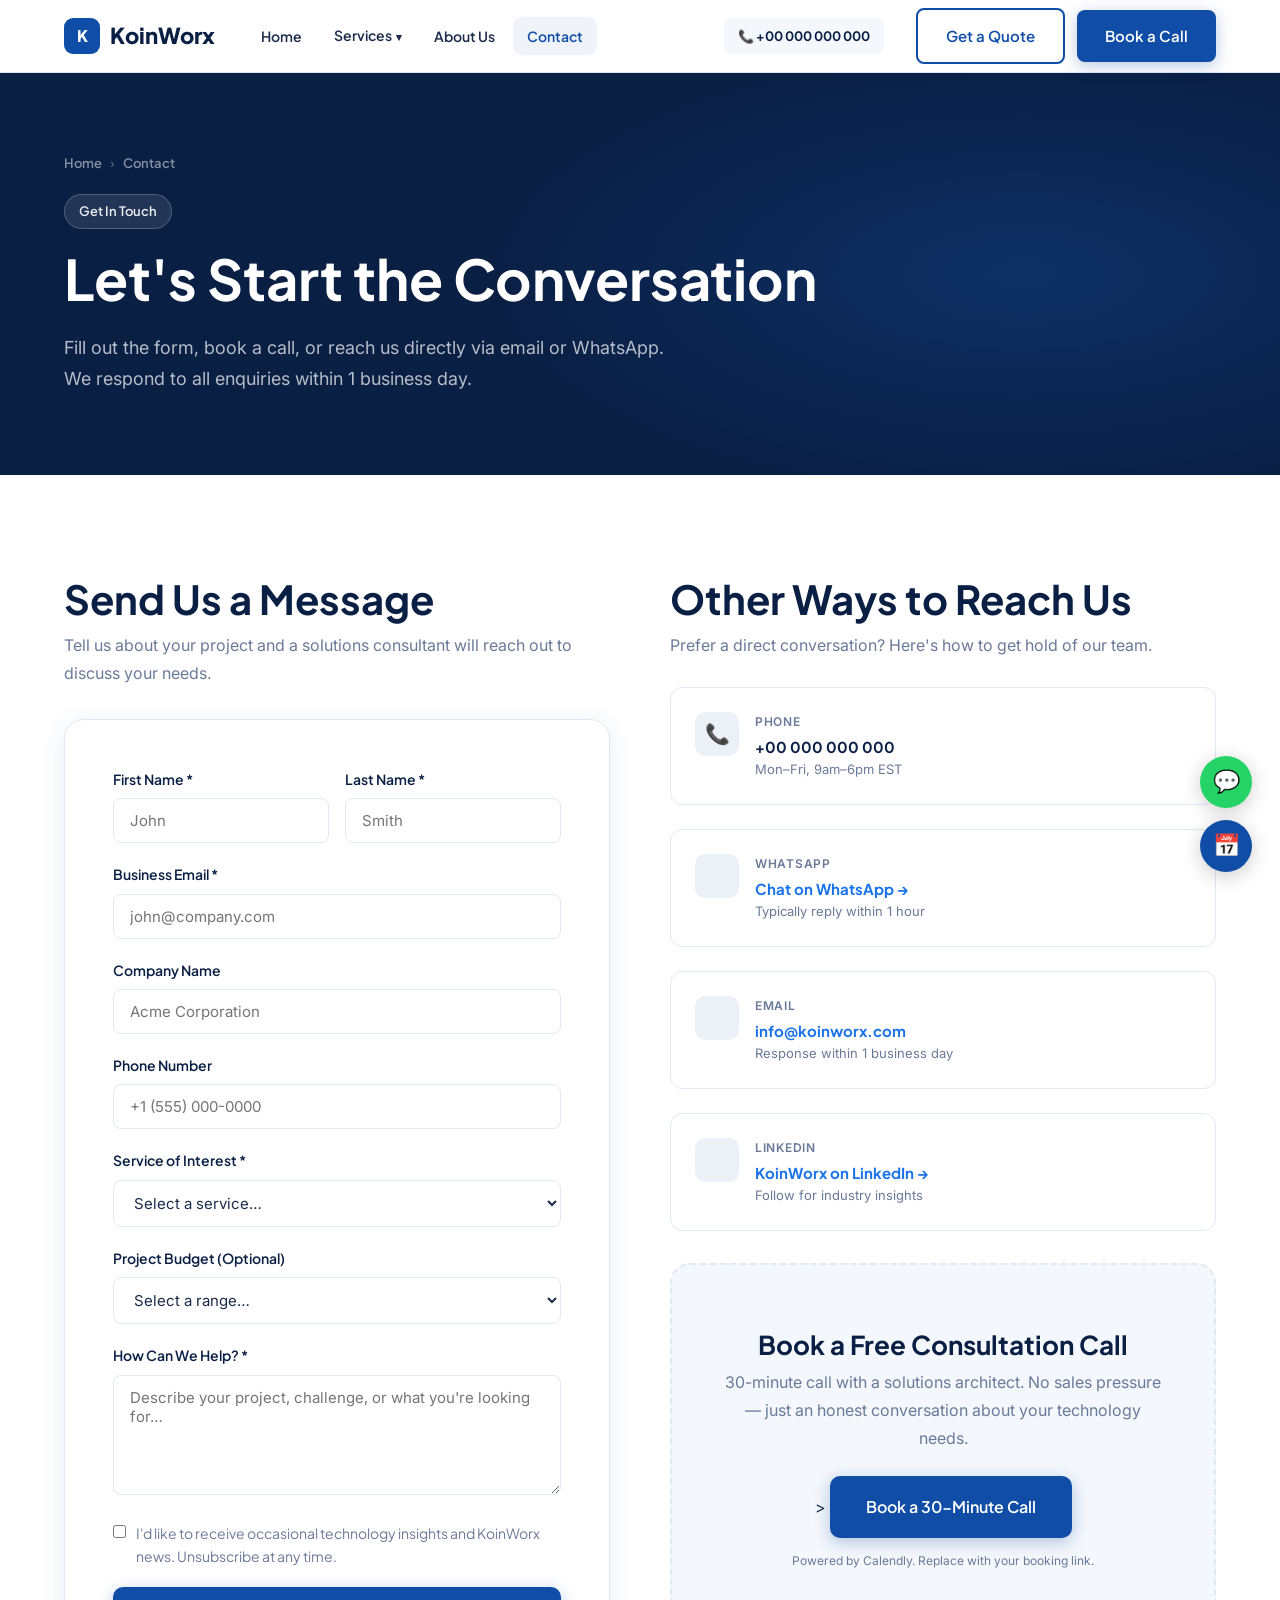
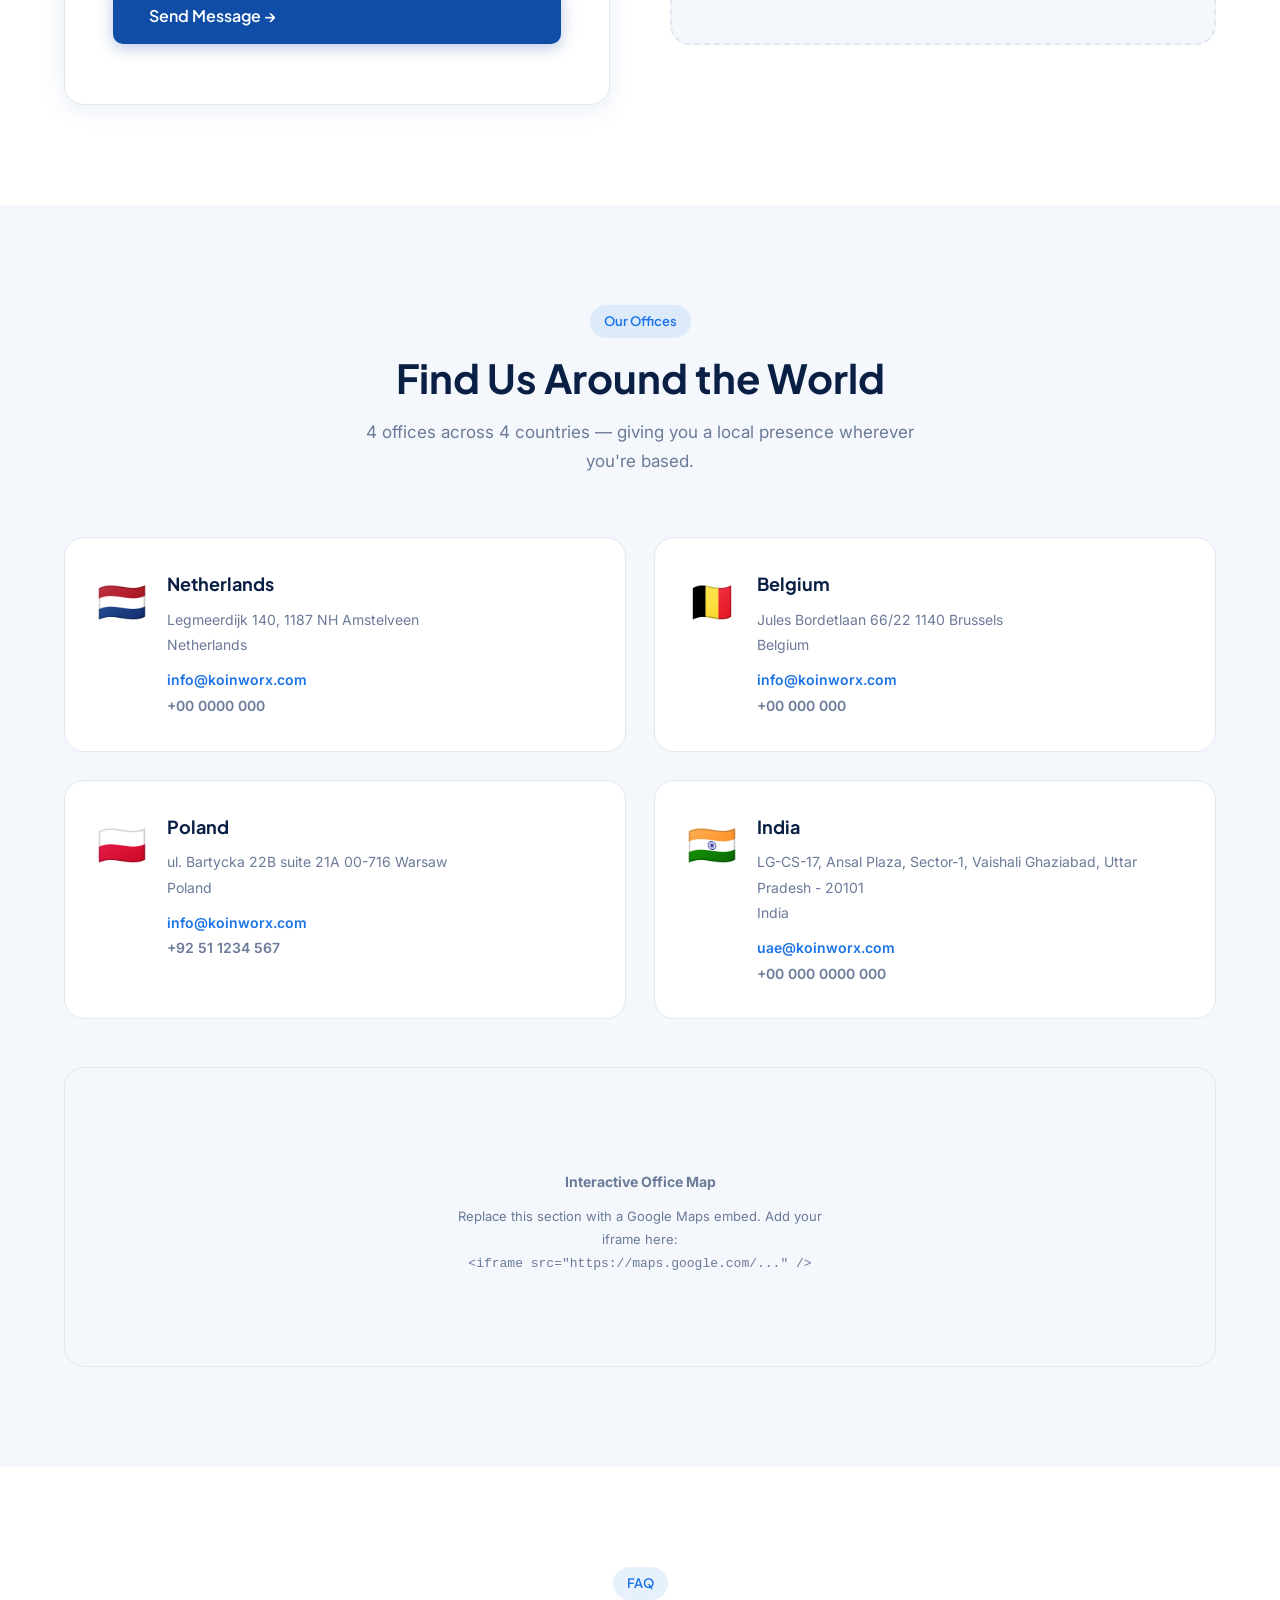
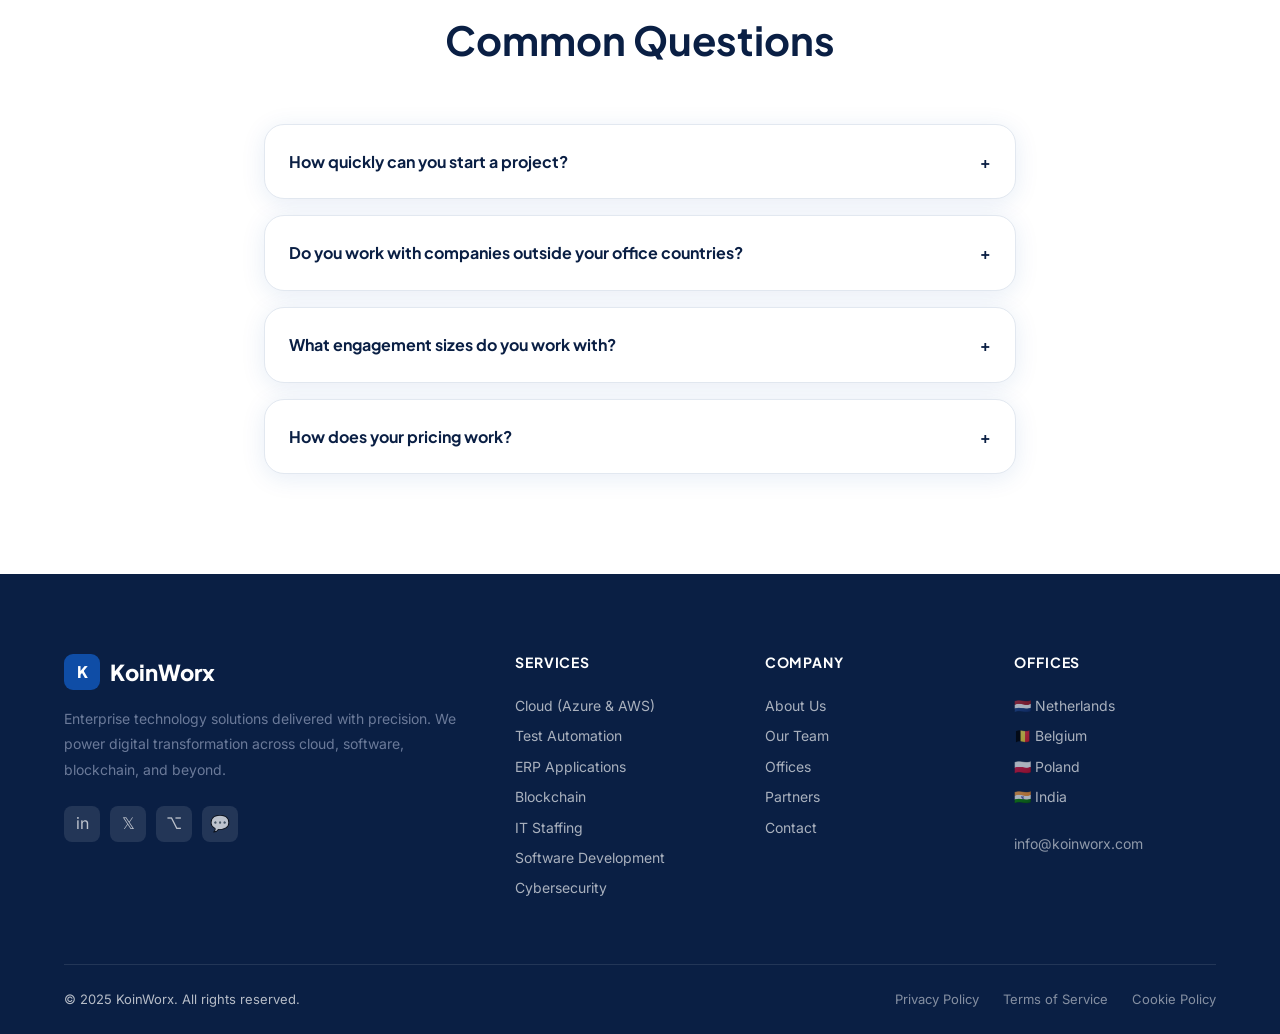
<file: contact.html>
<!DOCTYPE html>
<html lang="en">
<head>
  <meta charset="UTF-8" /><meta name="viewport" content="width=device-width, initial-scale=1.0" />
  <title>Contact — KoinWorx</title>
  <meta name="description" content="Get in touch with KoinWorx. Contact our offices in the US, UK, Pakistan, and UAE. Book a call, WhatsApp, or fill out our contact form." />
  <link rel="stylesheet" href="css/style.css" />
</head>
<body>
<div id="nav-placeholder"></div>
<section class="page-hero">
  <div class="container"><div class="page-hero-inner">
    <div class="breadcrumb"><a href="index.html">Home</a><span>›</span> Contact</div>
    <div class="badge" style="background:rgba(255,255,255,.1);color:rgba(255,255,255,.9);border:1px solid rgba(255,255,255,.2);">Get In Touch</div>
    <h1>Let's Start the Conversation</h1>
    <p>Fill out the form, book a call, or reach us directly via email or WhatsApp. We respond to all enquiries within 1 business day.</p>
  </div></div>
</section>
<section class="section">
  <div class="container">
    <div class="contact-grid">
      <div>
        <h2 style="margin-bottom:8px;">Send Us a Message</h2>
        <p style="margin-bottom:32px;">Tell us about your project and a solutions consultant will reach out to discuss your needs.</p>
        <form class="contact-form contact-form-el" action="https://formspree.io/f/YOUR_FORM_ID" method="POST">
          <div class="form-row">
            <div class="form-group">
              <label for="fname">First Name *</label>
              <input type="text" id="fname" name="first_name" placeholder="John" required />
            </div>
            <div class="form-group">
              <label for="lname">Last Name *</label>
              <input type="text" id="lname" name="last_name" placeholder="Smith" required />
            </div>
          </div>
          <div class="form-group">
            <label for="email">Business Email *</label>
            <input type="email" id="email" name="email" placeholder="john@company.com" required />
          </div>
          <div class="form-group">
            <label for="company">Company Name</label>
            <input type="text" id="company" name="company" placeholder="Acme Corporation" />
          </div>
          <div class="form-group">
            <label for="phone">Phone Number</label>
            <input type="tel" id="phone" name="phone" placeholder="+1 (555) 000-0000" />
          </div>
          <div class="form-group">
            <label for="service">Service of Interest *</label>
            <select id="service" name="service" required>
              <option value="">Select a service…</option>
              <option>Cloud (Azure & AWS)</option>
              <option>Test Automation</option>
              <option>ERP Applications</option>
              <option>Blockchain</option>
              <option>IT Staffing</option>
              <option>Software Development</option>
              <option>Cybersecurity</option>
              <option>Multiple Services / General Inquiry</option>
            </select>
          </div>
          <div class="form-group">
            <label for="budget">Project Budget (Optional)</label>
            <select id="budget" name="budget">
              <option value="">Select a range…</option>
              <option>Under $25,000</option>
              <option>$25,000 – $100,000</option>
              <option>$100,000 – $500,000</option>
              <option>$500,000+</option>
              <option>Ongoing / Staffing</option>
            </select>
          </div>
          <div class="form-group">
            <label for="message">How Can We Help? *</label>
            <textarea id="message" name="message" placeholder="Describe your project, challenge, or what you're looking for…" required></textarea>
          </div>
          <div class="form-group">
            <label style="display:flex;align-items:flex-start;gap:10px;cursor:pointer;">
              <input type="checkbox" name="newsletter" value="yes" style="width:auto;margin-top:3px;" />
              <span style="font-weight:400;color:var(--muted);font-size:14px;">I'd like to receive occasional technology insights and KoinWorx news. Unsubscribe at any time.</span>
            </label>
          </div>
          <button type="submit" class="btn btn-primary btn-lg" style="width:100%;">Send Message →</button>
          <p class="form-message" style="margin-top:12px;font-size:14px;text-align:center;"></p>
        </form>
      </div>

      
      <div>
        <h2 style="margin-bottom:8px;">Other Ways to Reach Us</h2>
        <p style="margin-bottom:28px;">Prefer a direct conversation? Here's how to get hold of our team.</p>

        <div class="contact-info-block" style="margin-bottom:32px;">
          <div class="contact-info-item">
            <div class="cii-icon">📞</div>
            <div>
              <div class="cii-label">Phone</div>
              <div class="cii-value">+00 000 000 000</div>
              <div class="cii-sub">Mon–Fri, 9am–6pm EST</div>
            </div>
          </div>
          <div class="contact-info-item">
            <div class="cii-icon"></div>
            <div>
              <div class="cii-label">WhatsApp</div>
              <div class="cii-value"><a href="https://wa.me/18001234567" style="color:var(--accent);">Chat on WhatsApp →</a></div>
              <div class="cii-sub">Typically reply within 1 hour</div>
            </div>
          </div>
          <div class="contact-info-item">
            <div class="cii-icon"></div>
            <div>
              <div class="cii-label">Email</div>
              <div class="cii-value"><a href="mailto:info@koinworx.com" style="color:var(--accent);">info@koinworx.com</a></div>
              <div class="cii-sub">Response within 1 business day</div>
            </div>
          </div>
          <div class="contact-info-item">
            <div class="cii-icon"></div>
            <div>
              <div class="cii-label">LinkedIn</div>
              <div class="cii-value"><a href="https://www.linkedin.com/company/koinworx" style="color:var(--accent);">KoinWorx on LinkedIn →</a></div>
              <div class="cii-sub">Follow for industry insights</div>
            </div>
          </div>
        </div>
        <div class="calendly-box" id="book">
          <div class="cal-icon"></div>
          <h3>Book a Free Consultation Call</h3>
          <p>30-minute call with a solutions architect. No sales pressure — just an honest conversation about your technology needs.</p>
         >
          <a href="https://calendly.com/koinworx/discovery" target="_blank" class="btn btn-primary btn-lg">
            Book a 30-Minute Call
          </a>
          <p style="font-size:12px;margin-top:12px;color:var(--muted);">Powered by Calendly. Replace with your booking link.</p>
        </div>
      </div>
    </div>
  </div>
</section>
<section class="section section--gray">
  <div class="container">
    <div class="section-header">
      <div class="badge">Our Offices</div>
      <h2>Find Us Around the World</h2>
      <p>4 offices across 4 countries — giving you a local presence wherever you're based.</p>
    </div>
    <div class="offices-grid">
      <div class="office-card" data-aos="fade-up">
        <div class="office-flag">🇳🇱</div>
        <div>
          <div class="office-name">Netherlands</div>
          <div class="office-detail">Legmeerdijk 140, 1187 NH Amstelveen<br>Netherlands</div>
          <div class="office-contact" style="margin-top:10px;">
            <a href="mailto:us@koinworx.com">info@koinworx.com</a><br>
            <a href="tel:+15125550190" style="color:var(--muted);">+00 0000 000</a>
          </div>
        </div>
      </div>
      <div class="office-card" data-aos="fade-up" data-aos-delay="80">
        <div class="office-flag">🇧🇪</div>
        <div>
          <div class="office-name">Belgium</div>
          <div class="office-detail">Jules Bordetlaan 66/22 1140 Brussels<br>Belgium</div>
          <div class="office-contact" style="margin-top:10px;">
            <a href="mailto:uk@koinworx.com">info@koinworx.com</a><br>
            <a href="tel:+442079460123" style="color:var(--muted);">+00 000 000</a>
          </div>
        </div>
      </div>
      <div class="office-card" data-aos="fade-up">
        <div class="office-flag">🇵🇱</div>
        <div>
          <div class="office-name">Poland</div>
          <div class="office-detail">ul. Bartycka 22B suite 21A 00-716 Warsaw<br>Poland</div>
          <div class="office-contact" style="margin-top:10px;">
            <a href="mailto:pk@koinworx.com">info@koinworx.com</a><br>
            <a href="tel:+925112345670" style="color:var(--muted);">+92 51 1234 567</a>
          </div>
        </div>
      </div>
      <div class="office-card" data-aos="fade-up" data-aos-delay="80">
        <div class="office-flag">🇮🇳</div>
        <div>
          <div class="office-name">India</div>
          <div class="office-detail">LG-CS-17, Ansal Plaza, Sector-1, Vaishali Ghaziabad, Uttar Pradesh - 20101<br>India</div>
          <div class="office-contact" style="margin-top:10px;">
            <a href="mailto:uae@koinworx.com">uae@koinworx.com</a><br>
            <a href="tel:+97145550123" style="color:var(--muted);">+00 000 0000 000</a>
          </div>
        </div>
      </div>
    </div>
    <div class="map-placeholder">
      <span></span>
      <strong>Interactive Office Map</strong>
      <p style="font-size:13px;text-align:center;max-width:400px;">Replace this section with a Google Maps embed. Add your iframe here:<br><code>&lt;iframe src="https://maps.google.com/..." /&gt;</code></p>
    </div>
  </div>
</section>
<section class="section">
  <div class="container" style="max-width:800px;">
    <div class="section-header">
      <div class="badge">FAQ</div>
      <h2>Common Questions</h2>
    </div>
    <div style="display:flex;flex-direction:column;gap:16px;">
      <details class="card" style="padding:24px;cursor:pointer;">
        <summary style="font-family:'Plus Jakarta Sans',sans-serif;font-weight:700;font-size:16px;color:var(--navy);list-style:none;display:flex;justify-content:space-between;">
          How quickly can you start a project? <span>+</span>
        </summary>
        <p style="margin-top:12px;">For staffing, we can typically have candidates in front of you within 2–3 business days and onboard within 10. For project work, we can usually begin within 2–4 weeks of contract signature, depending on scope and team requirements.</p>
      </details>
      <details class="card" style="padding:24px;cursor:pointer;">
        <summary style="font-family:'Plus Jakarta Sans',sans-serif;font-weight:700;font-size:16px;color:var(--navy);list-style:none;display:flex;justify-content:space-between;">
          Do you work with companies outside your office countries? <span>+</span>
        </summary>
        <p style="margin-top:12px;">Absolutely. While our offices are in the US, UK, Pakistan, and UAE, we work with clients globally. Most of our engagement is delivered remotely, with on-site visits for critical milestones when needed.</p>
      </details>
      <details class="card" style="padding:24px;cursor:pointer;">
        <summary style="font-family:'Plus Jakarta Sans',sans-serif;font-weight:700;font-size:16px;color:var(--navy);list-style:none;display:flex;justify-content:space-between;">
          What engagement sizes do you work with? <span>+</span>
        </summary>
        <p style="margin-top:12px;">We work with engagements from single-specialist staffing through to full-scale enterprise transformation programs. Our sweet spot is mid-market to enterprise clients, but we take selected startup projects where the technology is a good fit.</p>
      </details>
      <details class="card" style="padding:24px;cursor:pointer;">
        <summary style="font-family:'Plus Jakarta Sans',sans-serif;font-weight:700;font-size:16px;color:var(--navy);list-style:none;display:flex;justify-content:space-between;">
          How does your pricing work? <span>+</span>
        </summary>
        <p style="margin-top:12px;">We offer fixed-price, time & materials, and managed service pricing models. Staffing is billed on a daily or monthly rate depending on engagement length. Contact us for a bespoke quote aligned to your specific requirements.</p>
      </details>
    </div>
  </div>
</section>
<div id="footer-placeholder"></div>
<script src="js/components.js"></script><script src="js/main.js"></script>
<script>
document.querySelectorAll('details').forEach(d => {
  d.addEventListener('toggle', () => {
    d.querySelector('summary span').textContent = d.open ? '−' : '+';
  });
});
</script>
</body>
</html>
</file>
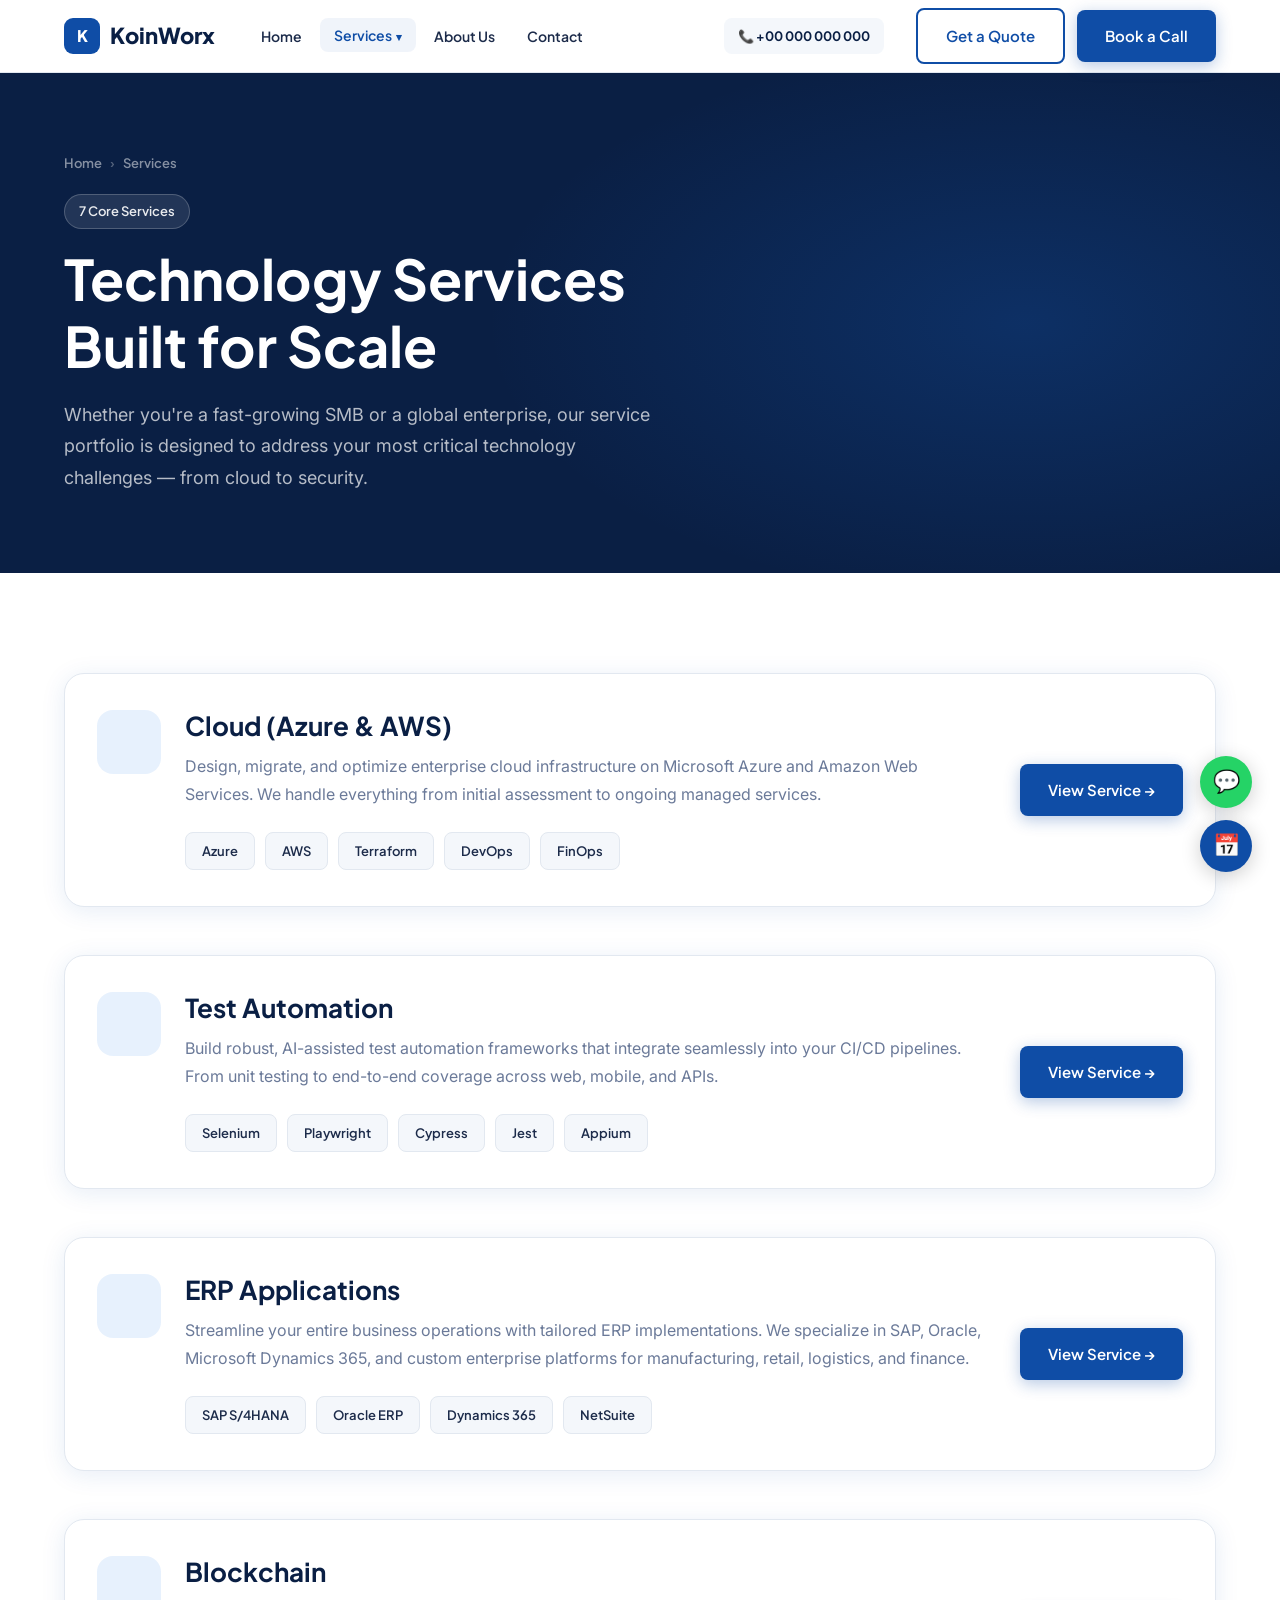
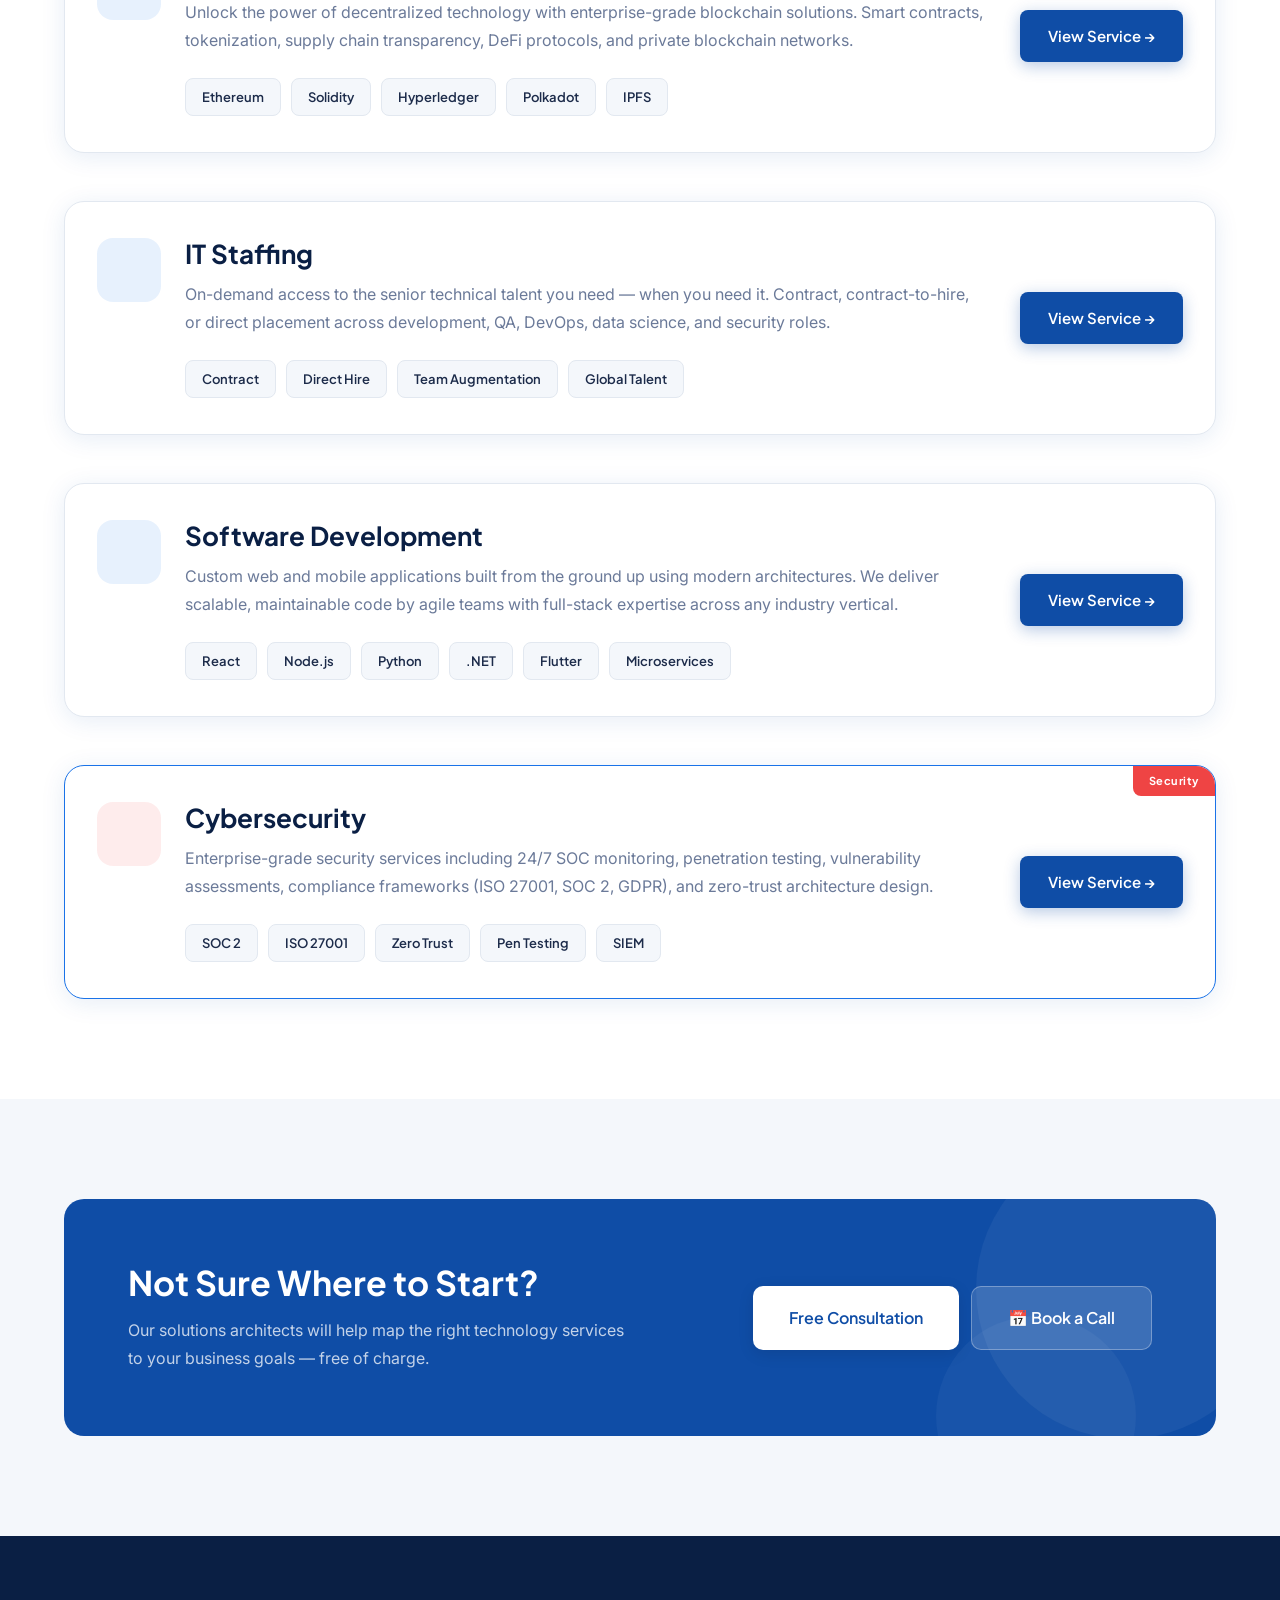
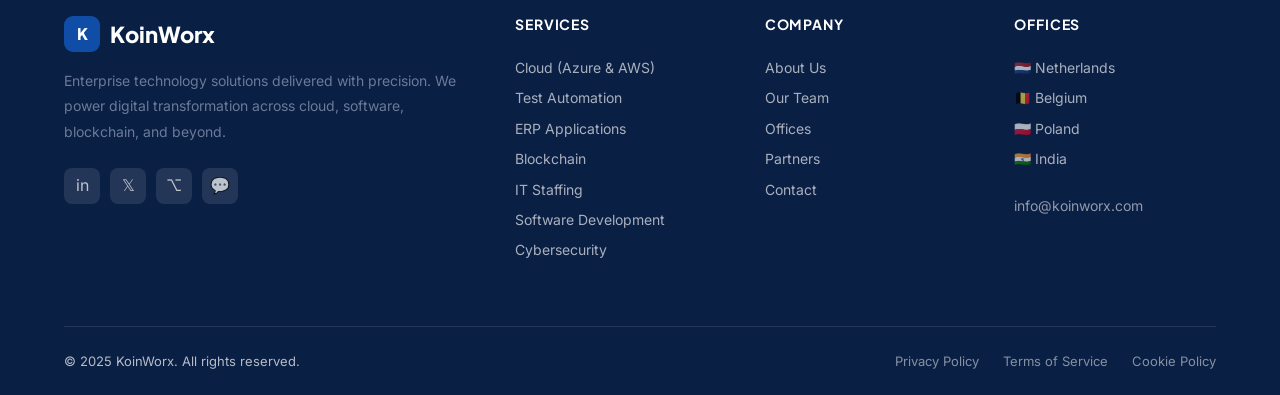
<file: services.html>
<!DOCTYPE html>
<html lang="en">
<head>
  <meta charset="UTF-8" />
  <meta name="viewport" content="width=device-width, initial-scale=1.0" />
  <title>Services — KoinWorx Enterprise Technology Solutions</title>
  <meta name="description" content="Explore KoinWorx's full range of enterprise technology services: Cloud, Test Automation, ERP, Blockchain, IT Staffing, Software Development, and Cybersecurity." />
  <link rel="preconnect" href="https://fonts.googleapis.com" />
  <link rel="stylesheet" href="css/style.css" />
</head>
<body>
<div id="nav-placeholder"></div>
<section class="page-hero">
  <div class="container">
    <div class="page-hero-inner">
      <div class="breadcrumb"><a href="index.html">Home</a><span>›</span> Services</div>
      <div class="badge" style="background:rgba(255,255,255,.1);color:rgba(255,255,255,.9);border:1px solid rgba(255,255,255,.2);">7 Core Services</div>
      <h1>Technology Services<br>Built for Scale</h1>
      <p>Whether you're a fast-growing SMB or a global enterprise, our service portfolio is designed to address your most critical technology challenges — from cloud to security.</p>
    </div>
  </div>
</section>
<section class="section">
  <div class="container">
    <div style="display:flex;flex-direction:column;gap:48px;">
      <div class="card" data-aos="fade-up" style="display:grid;grid-template-columns:1fr auto;gap:32px;align-items:center;">
        <div style="display:flex;gap:24px;align-items:flex-start;">
          <div class="card-icon" style="width:64px;height:64px;font-size:28px;border-radius:16px;flex-shrink:0;"></div>
          <div>
            <h3 style="margin-bottom:10px;">Cloud (Azure & AWS)</h3>
            <p style="margin-bottom:16px;">Design, migrate, and optimize enterprise cloud infrastructure on Microsoft Azure and Amazon Web Services. We handle everything from initial assessment to ongoing managed services.</p>
            <div class="tech-tags">
              <span class="tech-tag">Azure</span><span class="tech-tag">AWS</span><span class="tech-tag">Terraform</span><span class="tech-tag">DevOps</span><span class="tech-tag">FinOps</span>
            </div>
          </div>
        </div>
        <a href="services/cloud.html" class="btn btn-primary" style="flex-shrink:0;">View Service →</a>
      </div>
      <div class="card" data-aos="fade-up" style="display:grid;grid-template-columns:1fr auto;gap:32px;align-items:center;">
        <div style="display:flex;gap:24px;align-items:flex-start;">
          <div class="card-icon" style="width:64px;height:64px;font-size:28px;border-radius:16px;flex-shrink:0;"></div>
          <div>
            <h3 style="margin-bottom:10px;">Test Automation</h3>
            <p style="margin-bottom:16px;">Build robust, AI-assisted test automation frameworks that integrate seamlessly into your CI/CD pipelines. From unit testing to end-to-end coverage across web, mobile, and APIs.</p>
            <div class="tech-tags">
              <span class="tech-tag">Selenium</span><span class="tech-tag">Playwright</span><span class="tech-tag">Cypress</span><span class="tech-tag">Jest</span><span class="tech-tag">Appium</span>
            </div>
          </div>
        </div>
        <a href="services/test-automation.html" class="btn btn-primary" style="flex-shrink:0;">View Service →</a>
      </div>
      <div class="card" data-aos="fade-up" style="display:grid;grid-template-columns:1fr auto;gap:32px;align-items:center;">
        <div style="display:flex;gap:24px;align-items:flex-start;">
          <div class="card-icon" style="width:64px;height:64px;font-size:28px;border-radius:16px;flex-shrink:0;"></div>
          <div>
            <h3 style="margin-bottom:10px;">ERP Applications</h3>
            <p style="margin-bottom:16px;">Streamline your entire business operations with tailored ERP implementations. We specialize in SAP, Oracle, Microsoft Dynamics 365, and custom enterprise platforms for manufacturing, retail, logistics, and finance.</p>
            <div class="tech-tags">
              <span class="tech-tag">SAP S/4HANA</span><span class="tech-tag">Oracle ERP</span><span class="tech-tag">Dynamics 365</span><span class="tech-tag">NetSuite</span>
            </div>
          </div>
        </div>
        <a href="services/erp.html" class="btn btn-primary" style="flex-shrink:0;">View Service →</a>
      </div>
      <div class="card" data-aos="fade-up" style="display:grid;grid-template-columns:1fr auto;gap:32px;align-items:center;">
        <div style="display:flex;gap:24px;align-items:flex-start;">
          <div class="card-icon" style="width:64px;height:64px;font-size:28px;border-radius:16px;flex-shrink:0;"></div>
          <div>
            <h3 style="margin-bottom:10px;">Blockchain</h3>
            <p style="margin-bottom:16px;">Unlock the power of decentralized technology with enterprise-grade blockchain solutions. Smart contracts, tokenization, supply chain transparency, DeFi protocols, and private blockchain networks.</p>
            <div class="tech-tags">
              <span class="tech-tag">Ethereum</span><span class="tech-tag">Solidity</span><span class="tech-tag">Hyperledger</span><span class="tech-tag">Polkadot</span><span class="tech-tag">IPFS</span>
            </div>
          </div>
        </div>
        <a href="services/blockchain.html" class="btn btn-primary" style="flex-shrink:0;">View Service →</a>
      </div>
      <div class="card" data-aos="fade-up" style="display:grid;grid-template-columns:1fr auto;gap:32px;align-items:center;">
        <div style="display:flex;gap:24px;align-items:flex-start;">
          <div class="card-icon" style="width:64px;height:64px;font-size:28px;border-radius:16px;flex-shrink:0;"></div>
          <div>
            <h3 style="margin-bottom:10px;">IT Staffing</h3>
            <p style="margin-bottom:16px;">On-demand access to the senior technical talent you need — when you need it. Contract, contract-to-hire, or direct placement across development, QA, DevOps, data science, and security roles.</p>
            <div class="tech-tags">
              <span class="tech-tag">Contract</span><span class="tech-tag">Direct Hire</span><span class="tech-tag">Team Augmentation</span><span class="tech-tag">Global Talent</span>
            </div>
          </div>
        </div>
        <a href="services/it-staffing.html" class="btn btn-primary" style="flex-shrink:0;">View Service →</a>
      </div>
      <div class="card" data-aos="fade-up" style="display:grid;grid-template-columns:1fr auto;gap:32px;align-items:center;">
        <div style="display:flex;gap:24px;align-items:flex-start;">
          <div class="card-icon" style="width:64px;height:64px;font-size:28px;border-radius:16px;flex-shrink:0;"></div>
          <div>
            <h3 style="margin-bottom:10px;">Software Development</h3>
            <p style="margin-bottom:16px;">Custom web and mobile applications built from the ground up using modern architectures. We deliver scalable, maintainable code by agile teams with full-stack expertise across any industry vertical.</p>
            <div class="tech-tags">
              <span class="tech-tag">React</span><span class="tech-tag">Node.js</span><span class="tech-tag">Python</span><span class="tech-tag">.NET</span><span class="tech-tag">Flutter</span><span class="tech-tag">Microservices</span>
            </div>
          </div>
        </div>
        <a href="services/software-development.html" class="btn btn-primary" style="flex-shrink:0;">View Service →</a>
      </div>
      <div class="card" data-aos="fade-up" style="display:grid;grid-template-columns:1fr auto;gap:32px;align-items:center;border-color:var(--accent);position:relative;overflow:hidden;">
        <div style="position:absolute;top:0;right:0;background:#EF4444;color:white;font-size:11px;font-weight:700;padding:6px 16px;font-family:'Plus Jakarta Sans',sans-serif;letter-spacing:.05em;border-bottom-left-radius:8px;">Security</div>
        <div style="display:flex;gap:24px;align-items:flex-start;">
          <div class="card-icon" style="width:64px;height:64px;font-size:28px;border-radius:16px;flex-shrink:0;background:rgba(239,68,68,.1);color:#EF4444;"></div>
          <div>
            <h3 style="margin-bottom:10px;">Cybersecurity</h3>
            <p style="margin-bottom:16px;">Enterprise-grade security services including 24/7 SOC monitoring, penetration testing, vulnerability assessments, compliance frameworks (ISO 27001, SOC 2, GDPR), and zero-trust architecture design.</p>
            <div class="tech-tags">
              <span class="tech-tag">SOC 2</span><span class="tech-tag">ISO 27001</span><span class="tech-tag">Zero Trust</span><span class="tech-tag">Pen Testing</span><span class="tech-tag">SIEM</span>
            </div>
          </div>
        </div>
        <a href="services/cybersecurity.html" class="btn btn-primary" style="flex-shrink:0;">View Service →</a>
      </div>
    </div>
  </div>
</section>
<section class="section section--gray">
  <div class="container">
    <div class="cta-banner">
      <div>
        <h2>Not Sure Where to Start?</h2>
        <p>Our solutions architects will help map the right technology services to your business goals — free of charge.</p>
      </div>
      <div class="cta-banner-btns">
        <a href="contact.html" class="btn btn-white btn-lg">Free Consultation</a>
        <a href="contact.html#book" class="btn btn-lg" style="background:rgba(255,255,255,.15);color:white;border:1px solid rgba(255,255,255,.3);">📅 Book a Call</a>
      </div>
    </div>
  </div>
</section>
<div id="footer-placeholder"></div>
<script src="js/components.js"></script>
<script src="js/main.js"></script>
</body>
</html>
</file>
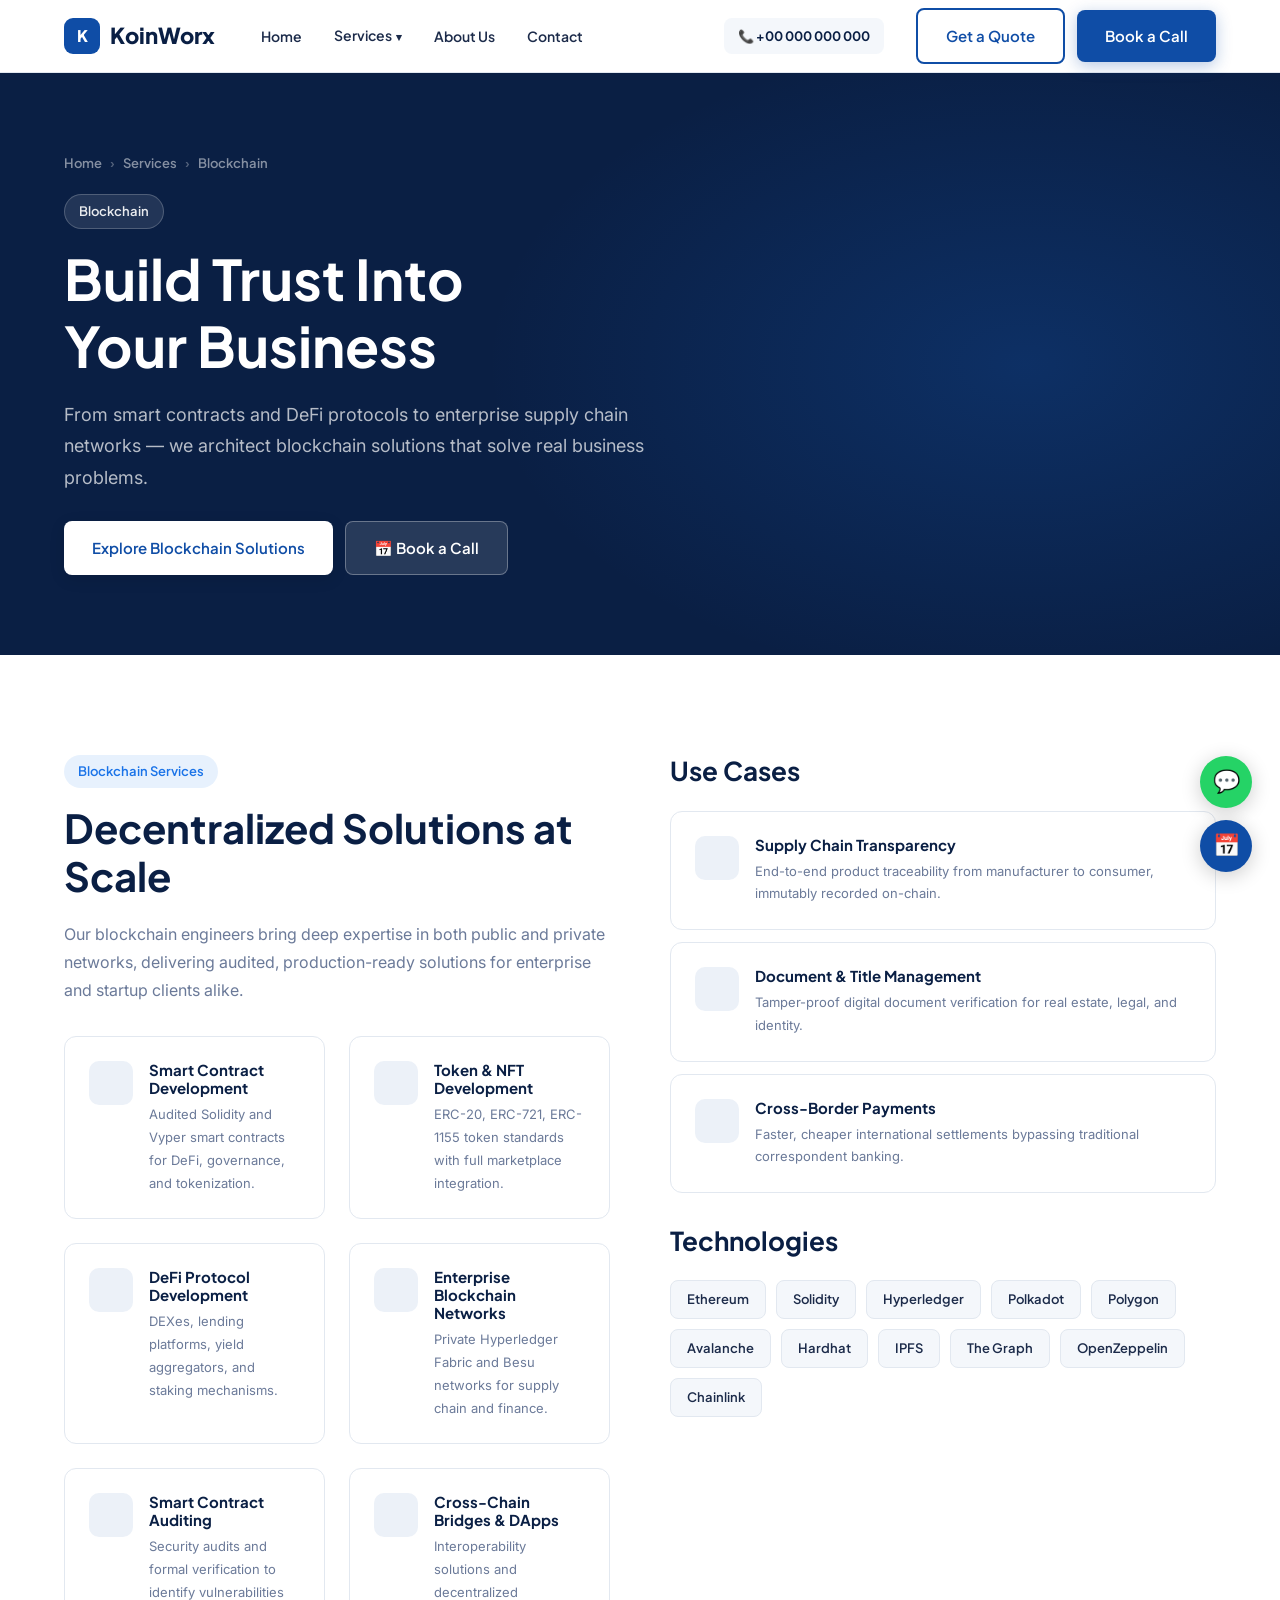
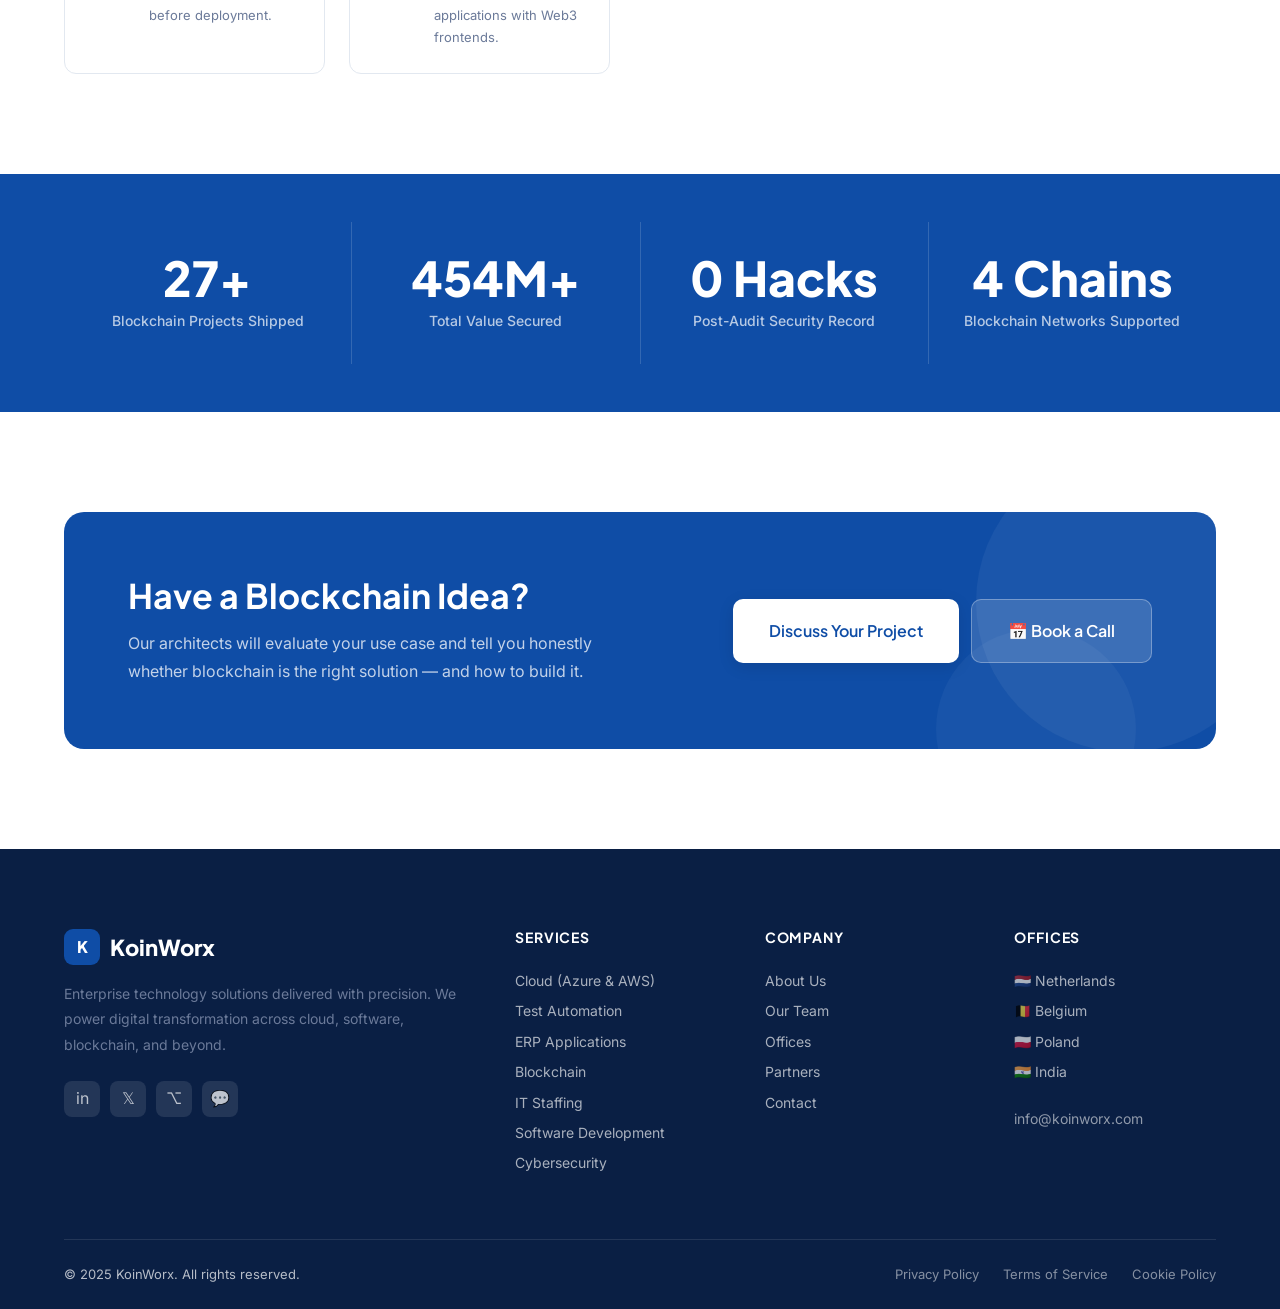
<file: services/blockchain.html>
<!DOCTYPE html>
<html lang="en">
<head>
  <meta charset="UTF-8" /><meta name="viewport" content="width=device-width, initial-scale=1.0" />
  <title>Blockchain Development — KoinWorx</title>
  <meta name="description" content="Enterprise blockchain development: smart contracts, DeFi, NFT platforms, supply chain transparency, and private blockchain networks." />
  <link rel="stylesheet" href="../css/style.css" />
</head>
<body>
<div id="nav-placeholder"></div>
<section class="page-hero"><div class="container"><div class="page-hero-inner">
  <div class="breadcrumb"><a href="../index.html">Home</a><span>›</span><a href="../services.html">Services</a><span>›</span> Blockchain</div>
  <div class="badge" style="background:rgba(255,255,255,.1);color:rgba(255,255,255,.9);border:1px solid rgba(255,255,255,.2);">Blockchain</div>
  <h1>Build Trust Into<br>Your Business</h1>
  <p>From smart contracts and DeFi protocols to enterprise supply chain networks — we architect blockchain solutions that solve real business problems.</p>
  <div style="display:flex;gap:12px;margin-top:28px;flex-wrap:wrap;">
    <a href="../contact.html" class="btn btn-white">Explore Blockchain Solutions</a>
    <a href="../contact.html#book" class="btn" style="background:rgba(255,255,255,.12);color:white;border:1px solid rgba(255,255,255,.3);">📅 Book a Call</a>
  </div>
</div></div></section>
<section class="section"><div class="container">
  <div style="display:grid;grid-template-columns:1fr 1fr;gap:60px;align-items:start;">
    <div>
      <div class="badge">Blockchain Services</div>
      <h2 style="margin-bottom:20px;">Decentralized Solutions at Scale</h2>
      <p style="margin-bottom:32px;">Our blockchain engineers bring deep expertise in both public and private networks, delivering audited, production-ready solutions for enterprise and startup clients alike.</p>
      <div class="service-features">
        <div class="feature-item" data-aos="fade-up"><div class="fi-icon"></div><div class="fi-text"><h4>Smart Contract Development</h4><p>Audited Solidity and Vyper smart contracts for DeFi, governance, and tokenization.</p></div></div>
        <div class="feature-item" data-aos="fade-up" data-aos-delay="60"><div class="fi-icon"></div><div class="fi-text"><h4>Token & NFT Development</h4><p>ERC-20, ERC-721, ERC-1155 token standards with full marketplace integration.</p></div></div>
        <div class="feature-item" data-aos="fade-up" data-aos-delay="120"><div class="fi-icon"></div><div class="fi-text"><h4>DeFi Protocol Development</h4><p>DEXes, lending platforms, yield aggregators, and staking mechanisms.</p></div></div>
        <div class="feature-item" data-aos="fade-up" data-aos-delay="180"><div class="fi-icon"></div><div class="fi-text"><h4>Enterprise Blockchain Networks</h4><p>Private Hyperledger Fabric and Besu networks for supply chain and finance.</p></div></div>
        <div class="feature-item" data-aos="fade-up" data-aos-delay="240"><div class="fi-icon"></div><div class="fi-text"><h4>Smart Contract Auditing</h4><p>Security audits and formal verification to identify vulnerabilities before deployment.</p></div></div>
        <div class="feature-item" data-aos="fade-up" data-aos-delay="300"><div class="fi-icon"></div><div class="fi-text"><h4>Cross-Chain Bridges & DApps</h4><p>Interoperability solutions and decentralized applications with Web3 frontends.</p></div></div>
      </div>
    </div>
    <div>
      <h3 style="margin-bottom:24px;">Use Cases</h3>
      <div style="display:flex;flex-direction:column;gap:12px;margin-bottom:32px;">
        <div class="feature-item"><div class="fi-icon"></div><div class="fi-text"><h4>Supply Chain Transparency</h4><p>End-to-end product traceability from manufacturer to consumer, immutably recorded on-chain.</p></div></div>
        <div class="feature-item"><div class="fi-icon"></div><div class="fi-text"><h4>Document & Title Management</h4><p>Tamper-proof digital document verification for real estate, legal, and identity.</p></div></div>
        <div class="feature-item"><div class="fi-icon"></div><div class="fi-text"><h4>Cross-Border Payments</h4><p>Faster, cheaper international settlements bypassing traditional correspondent banking.</p></div></div>
      </div>
      <h3 style="margin-bottom:16px;">Technologies</h3>
      <div class="tech-tags">
        <span class="tech-tag">Ethereum</span><span class="tech-tag">Solidity</span><span class="tech-tag">Hyperledger</span>
        <span class="tech-tag">Polkadot</span><span class="tech-tag">Polygon</span><span class="tech-tag">Avalanche</span>
        <span class="tech-tag">Hardhat</span><span class="tech-tag">IPFS</span><span class="tech-tag">The Graph</span>
        <span class="tech-tag">OpenZeppelin</span><span class="tech-tag">Chainlink</span>
      </div>
    </div>
  </div>
</div></section>
<section class="stats-strip"><div class="container"><div class="stats-grid">
  <div class="stat-item"><div class="stat-num" data-count="30" data-suffix="+">0+</div><div class="stat-label">Blockchain Projects Shipped</div></div>
  <div class="stat-item"><div class="stat-num" data-count="500" data-suffix="M+">0M+</div><div class="stat-label">Total Value Secured</div></div>
  <div class="stat-item"><div class="stat-num" data-count="0" data-suffix=" Hacks">0</div><div class="stat-label">Post-Audit Security Record</div></div>
  <div class="stat-item"><div class="stat-num" data-count="5" data-suffix=" Chains">0</div><div class="stat-label">Blockchain Networks Supported</div></div>
</div></div></section>
<section class="section"><div class="container"><div class="cta-banner">
  <div><h2>Have a Blockchain Idea?</h2><p>Our architects will evaluate your use case and tell you honestly whether blockchain is the right solution — and how to build it.</p></div>
  <div class="cta-banner-btns">
    <a href="../contact.html" class="btn btn-white btn-lg">Discuss Your Project</a>
    <a href="../contact.html#book" class="btn btn-lg" style="background:rgba(255,255,255,.15);color:white;border:1px solid rgba(255,255,255,.3);">📅 Book a Call</a>
  </div>
</div></div></section>
<div id="footer-placeholder"></div>
<script src="../js/components.js"></script><script src="../js/main.js"></script>
</body>
</html>
</file>
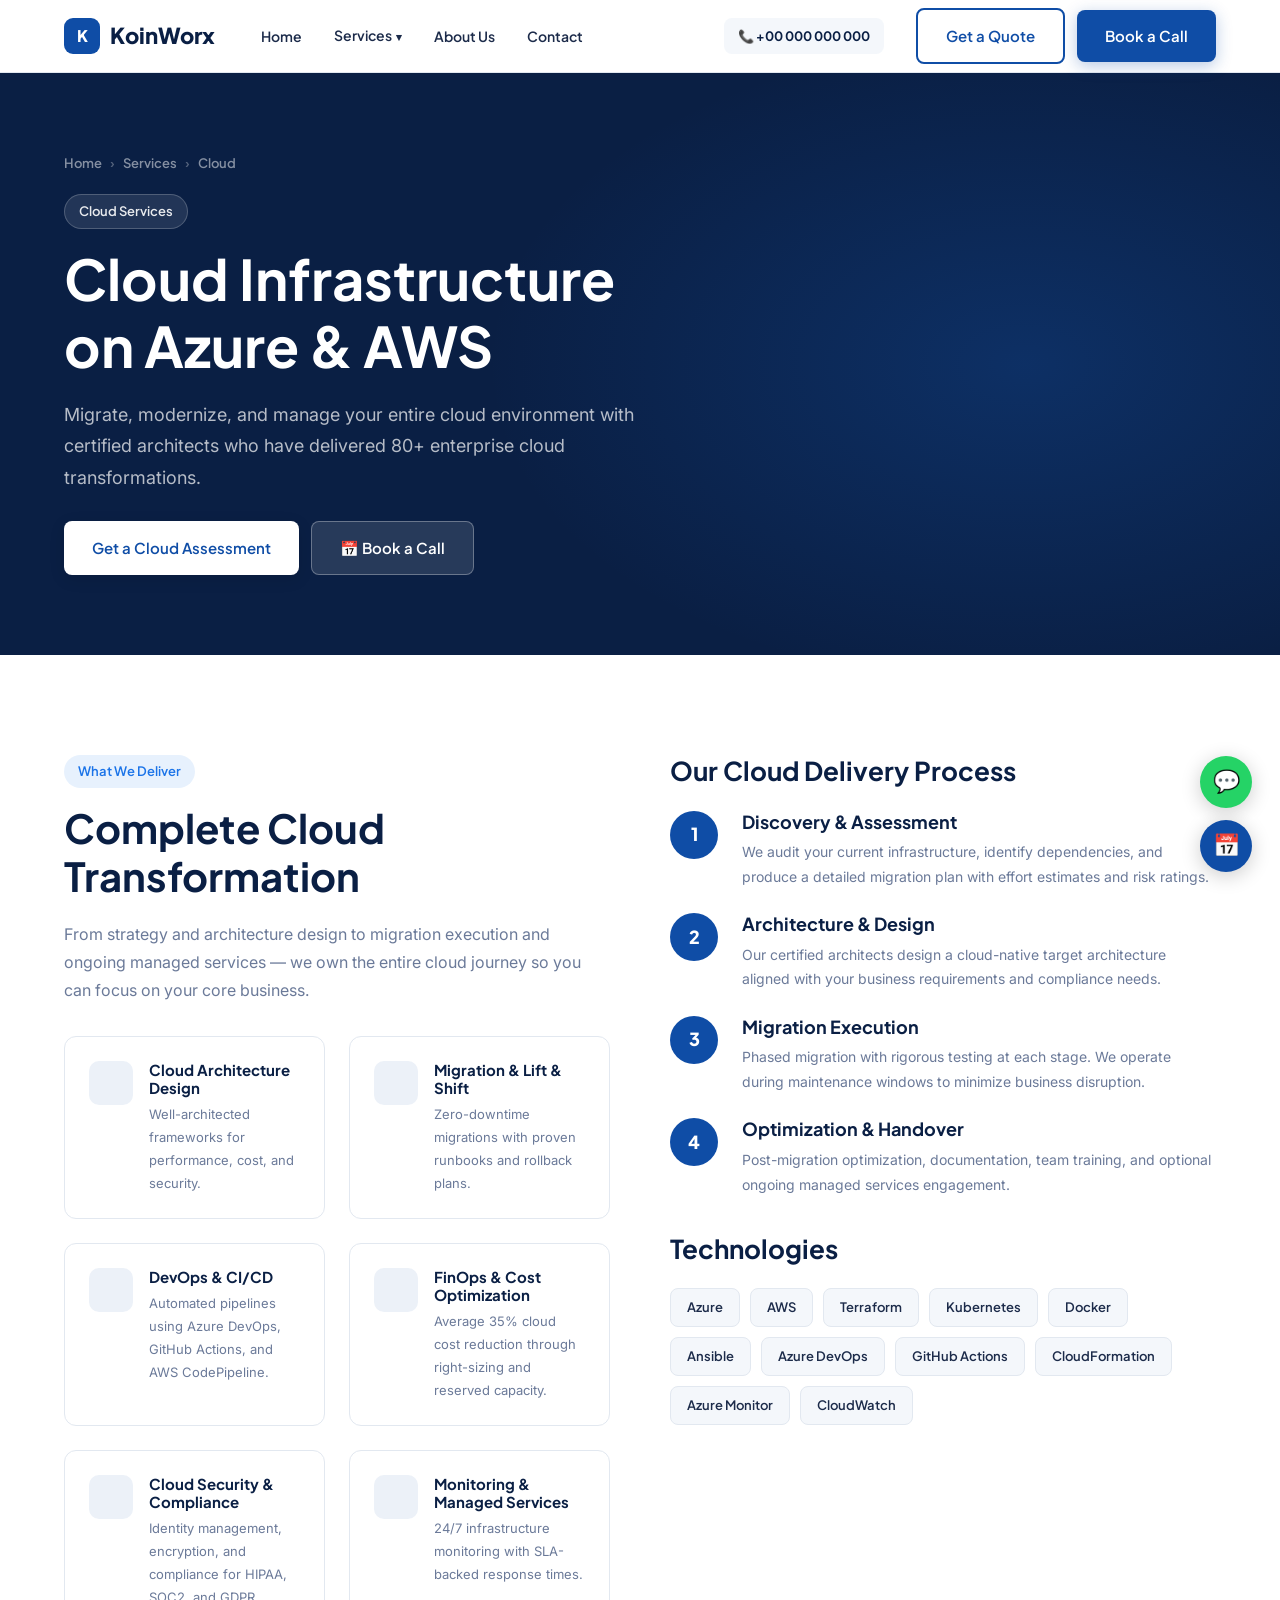
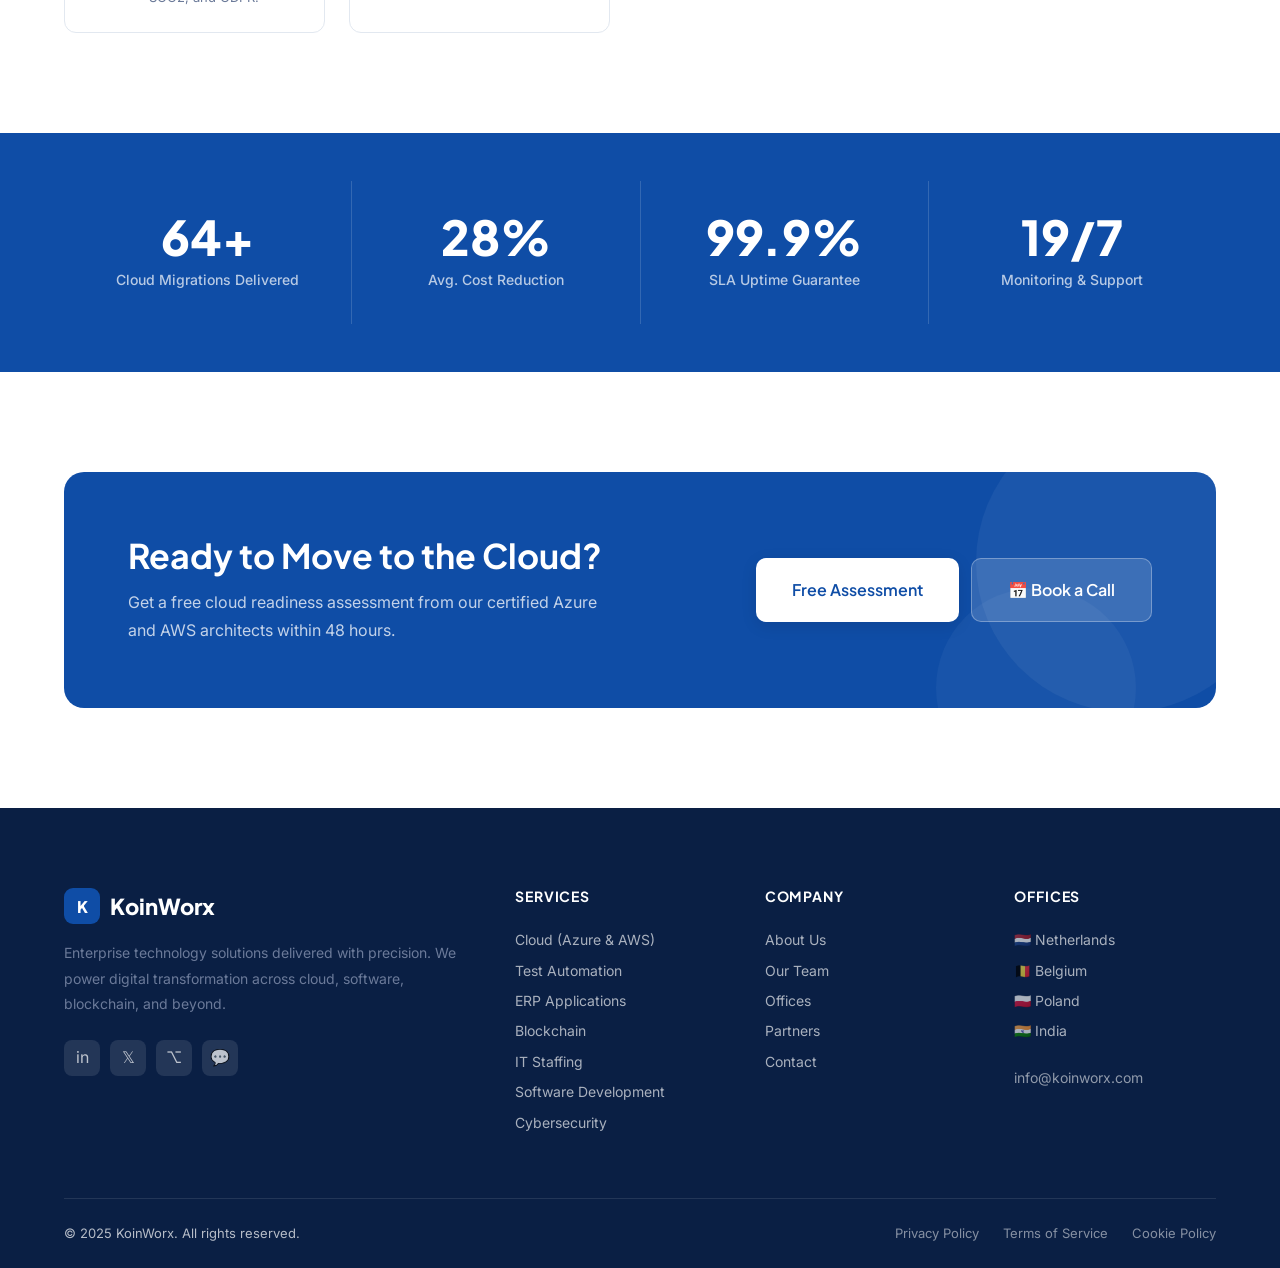
<file: services/cloud.html>
<!DOCTYPE html>
<html lang="en">
<head>
  <meta charset="UTF-8" />
  <meta name="viewport" content="width=device-width, initial-scale=1.0" />
  <title>Cloud Services (Azure & AWS) — KoinWorx</title>
  <meta name="description" content="Enterprise cloud migration, optimization, and managed services on Microsoft Azure and Amazon AWS. Delivered by certified cloud architects." />
  <link rel="stylesheet" href="../css/style.css" />
  <style>
    .nav-logo-icon { } /* path fix handled by components.js relative links */
  </style>
</head>
<body>
<div id="nav-placeholder"></div>
<section class="page-hero">
  <div class="container">
    <div class="page-hero-inner">
      <div class="breadcrumb"><a href="../index.html">Home</a><span>›</span><a href="../services.html">Services</a><span>›</span> Cloud</div>
      <div class="badge" style="background:rgba(255,255,255,.1);color:rgba(255,255,255,.9);border:1px solid rgba(255,255,255,.2);">Cloud Services</div>
      <h1>Cloud Infrastructure<br>on Azure & AWS</h1>
      <p>Migrate, modernize, and manage your entire cloud environment with certified architects who have delivered 80+ enterprise cloud transformations.</p>
      <div style="display:flex;gap:12px;margin-top:28px;flex-wrap:wrap;">
        <a href="../contact.html" class="btn btn-white">Get a Cloud Assessment</a>
        <a href="../contact.html#book" class="btn" style="background:rgba(255,255,255,.12);color:white;border:1px solid rgba(255,255,255,.3);">📅 Book a Call</a>
      </div>
    </div>
  </div>
</section>
<section class="section">
  <div class="container">
    <div style="display:grid;grid-template-columns:1fr 1fr;gap:60px;align-items:start;">
      <div>
        <div class="badge">What We Deliver</div>
        <h2 style="margin-bottom:20px;">Complete Cloud Transformation</h2>
        <p style="margin-bottom:32px;">From strategy and architecture design to migration execution and ongoing managed services — we own the entire cloud journey so you can focus on your core business.</p>
        <div class="service-features">
          <div class="feature-item" data-aos="fade-up">
            <div class="fi-icon"></div>
            <div class="fi-text">
              <h4>Cloud Architecture Design</h4>
              <p>Well-architected frameworks for performance, cost, and security.</p>
            </div>
          </div>
          <div class="feature-item" data-aos="fade-up" data-aos-delay="60">
            <div class="fi-icon"></div>
            <div class="fi-text">
              <h4>Migration & Lift & Shift</h4>
              <p>Zero-downtime migrations with proven runbooks and rollback plans.</p>
            </div>
          </div>
          <div class="feature-item" data-aos="fade-up" data-aos-delay="120">
            <div class="fi-icon"></div>
            <div class="fi-text">
              <h4>DevOps & CI/CD</h4>
              <p>Automated pipelines using Azure DevOps, GitHub Actions, and AWS CodePipeline.</p>
            </div>
          </div>
          <div class="feature-item" data-aos="fade-up" data-aos-delay="180">
            <div class="fi-icon"></div>
            <div class="fi-text">
              <h4>FinOps & Cost Optimization</h4>
              <p>Average 35% cloud cost reduction through right-sizing and reserved capacity.</p>
            </div>
          </div>
          <div class="feature-item" data-aos="fade-up" data-aos-delay="240">
            <div class="fi-icon"></div>
            <div class="fi-text">
              <h4>Cloud Security & Compliance</h4>
              <p>Identity management, encryption, and compliance for HIPAA, SOC2, and GDPR.</p>
            </div>
          </div>
          <div class="feature-item" data-aos="fade-up" data-aos-delay="300">
            <div class="fi-icon"></div>
            <div class="fi-text">
              <h4>Monitoring & Managed Services</h4>
              <p>24/7 infrastructure monitoring with SLA-backed response times.</p>
            </div>
          </div>
        </div>
      </div>
      <div>
        <h3 style="margin-bottom:24px;">Our Cloud Delivery Process</h3>
        <div class="process-steps">
          <div class="process-step">
            <div class="ps-num">1</div>
            <div class="ps-content">
              <h4>Discovery & Assessment</h4>
              <p>We audit your current infrastructure, identify dependencies, and produce a detailed migration plan with effort estimates and risk ratings.</p>
            </div>
          </div>
          <div class="process-step">
            <div class="ps-num">2</div>
            <div class="ps-content">
              <h4>Architecture & Design</h4>
              <p>Our certified architects design a cloud-native target architecture aligned with your business requirements and compliance needs.</p>
            </div>
          </div>
          <div class="process-step">
            <div class="ps-num">3</div>
            <div class="ps-content">
              <h4>Migration Execution</h4>
              <p>Phased migration with rigorous testing at each stage. We operate during maintenance windows to minimize business disruption.</p>
            </div>
          </div>
          <div class="process-step">
            <div class="ps-num">4</div>
            <div class="ps-content">
              <h4>Optimization & Handover</h4>
              <p>Post-migration optimization, documentation, team training, and optional ongoing managed services engagement.</p>
            </div>
          </div>
        </div>
        <h3 style="margin:36px 0 16px;">Technologies</h3>
        <div class="tech-tags">
          <span class="tech-tag">Azure</span><span class="tech-tag">AWS</span><span class="tech-tag">Terraform</span>
          <span class="tech-tag">Kubernetes</span><span class="tech-tag">Docker</span><span class="tech-tag">Ansible</span>
          <span class="tech-tag">Azure DevOps</span><span class="tech-tag">GitHub Actions</span><span class="tech-tag">CloudFormation</span>
          <span class="tech-tag">Azure Monitor</span><span class="tech-tag">CloudWatch</span>
        </div>
      </div>
    </div>
  </div>
</section>
<section class="stats-strip">
  <div class="container">
    <div class="stats-grid">
      <div class="stat-item"><div class="stat-num" data-count="80" data-suffix="+">0+</div><div class="stat-label">Cloud Migrations Delivered</div></div>
      <div class="stat-item"><div class="stat-num" data-count="35" data-suffix="%">0%</div><div class="stat-label">Avg. Cost Reduction</div></div>
      <div class="stat-item"><div class="stat-num">99.9<span>%</span></div><div class="stat-label">SLA Uptime Guarantee</div></div>
      <div class="stat-item"><div class="stat-num" data-count="24" data-suffix="/7">0/7</div><div class="stat-label">Monitoring & Support</div></div>
    </div>
  </div>
</section>
<section class="section">
  <div class="container">
    <div class="cta-banner">
      <div>
        <h2>Ready to Move to the Cloud?</h2>
        <p>Get a free cloud readiness assessment from our certified Azure and AWS architects within 48 hours.</p>
      </div>
      <div class="cta-banner-btns">
        <a href="../contact.html" class="btn btn-white btn-lg">Free Assessment</a>
        <a href="../contact.html#book" class="btn btn-lg" style="background:rgba(255,255,255,.15);color:white;border:1px solid rgba(255,255,255,.3);">📅 Book a Call</a>
      </div>
    </div>
  </div>
</section>
<div id="footer-placeholder"></div>
<script src="../js/components.js"></script>
<script src="../js/main.js"></script>
</body>
</html>
</file>
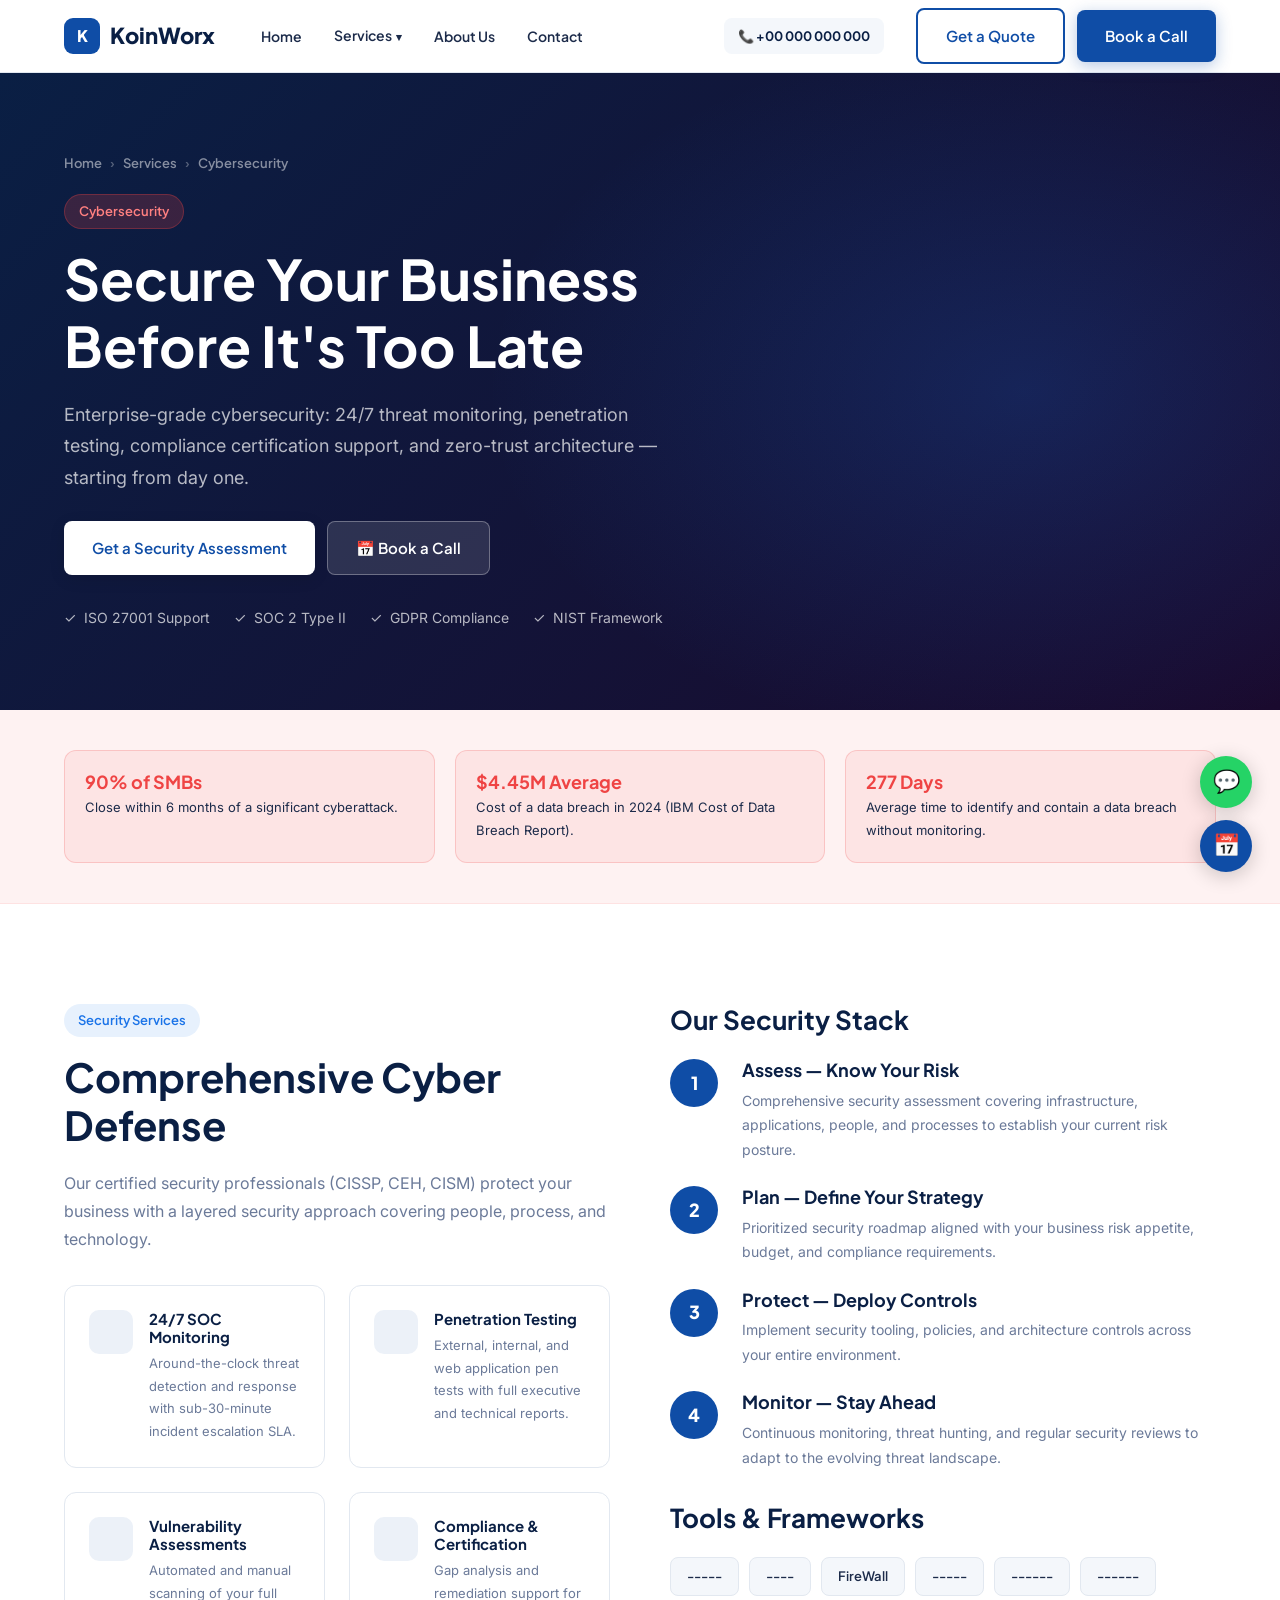
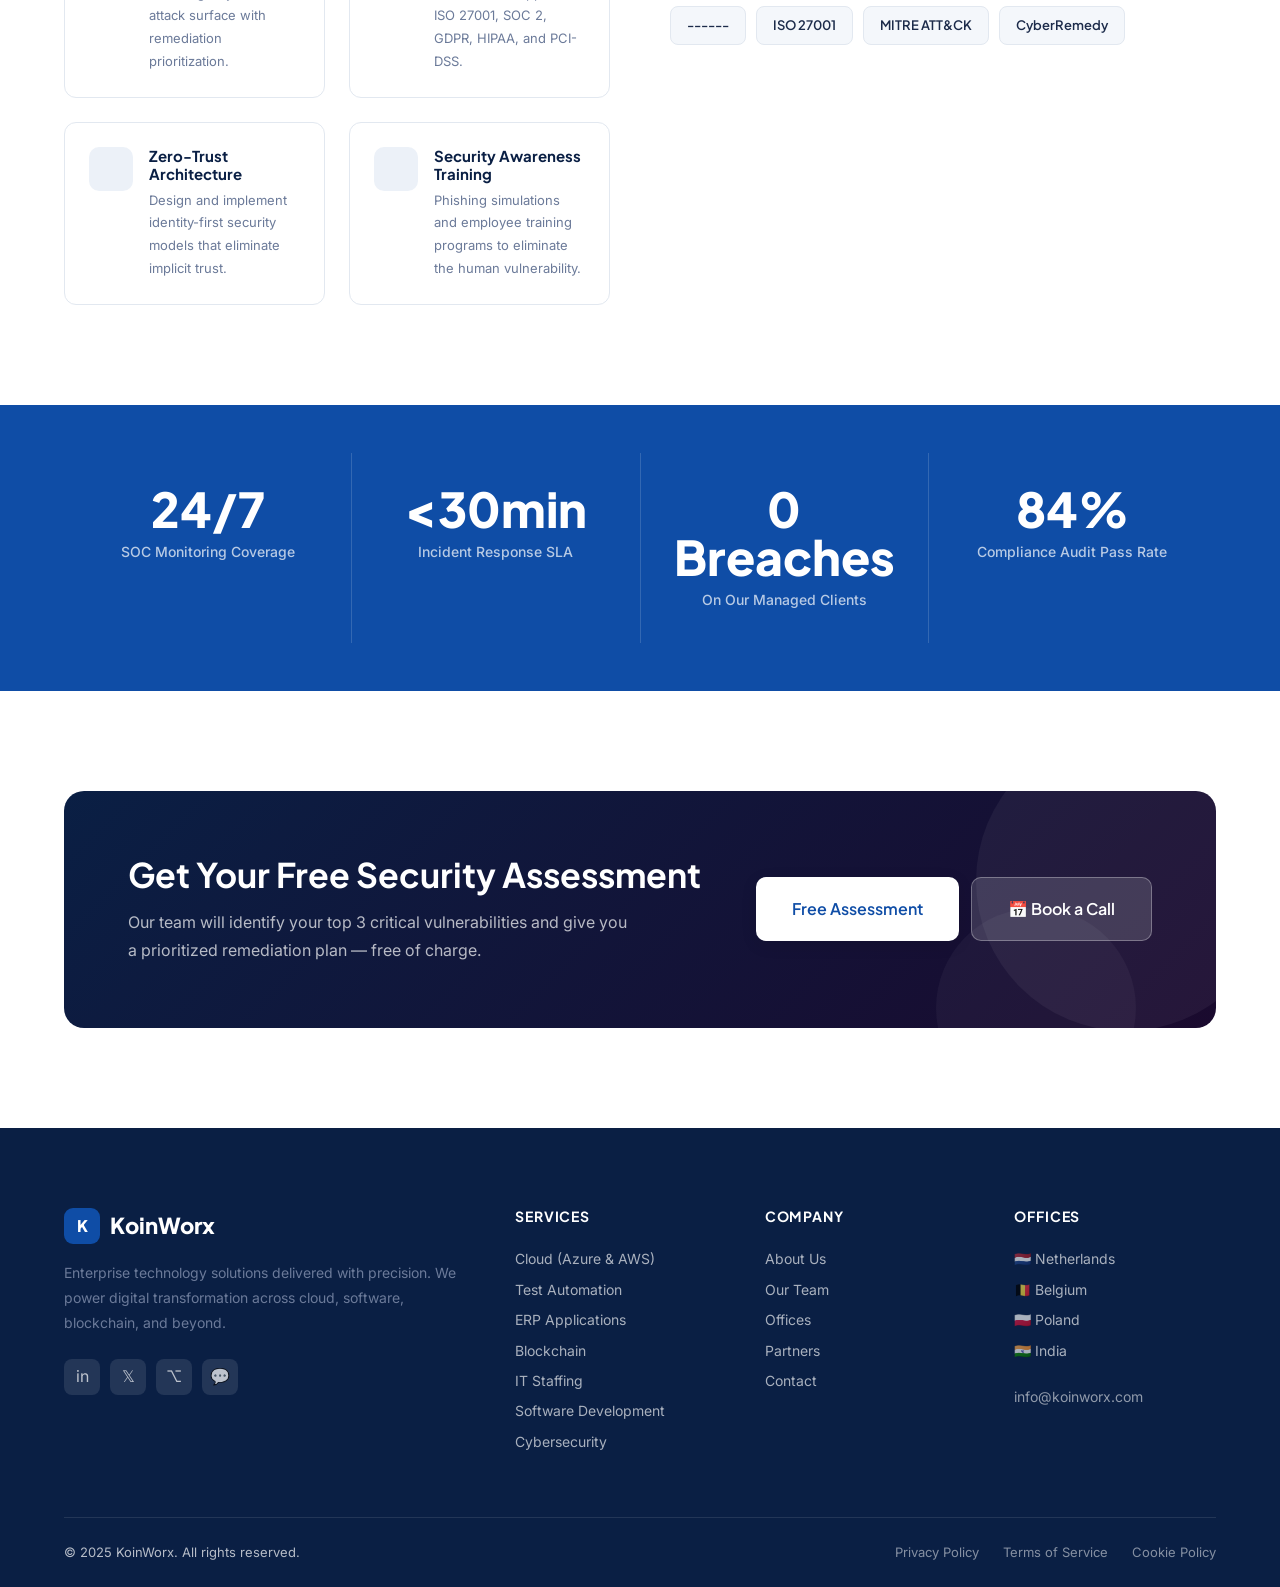
<file: services/cybersecurity.html>
<!DOCTYPE html>
<html lang="en">
<head>
  <meta charset="UTF-8" /><meta name="viewport" content="width=device-width, initial-scale=1.0" />
  <title>Cybersecurity Services — KoinWorx</title>
  <meta name="description" content="24/7 SOC monitoring, penetration testing, compliance frameworks, and zero-trust architecture. Enterprise cybersecurity by KoinWorx." />
  <link rel="stylesheet" href="../css/style.css" />
  <style>
    .page-hero { background: linear-gradient(135deg, #0A1F44 0%, #1a0a2e 100%); }
    .threat-card { background: rgba(239,68,68,.08); border: 1px solid rgba(239,68,68,.2); border-radius: var(--radius); padding: 20px; }
    .threat-card h4 { color: #EF4444; }
  </style>
</head>
<body>
<div id="nav-placeholder"></div>
<section class="page-hero"><div class="container"><div class="page-hero-inner">
  <div class="breadcrumb"><a href="../index.html">Home</a><span>›</span><a href="../services.html">Services</a><span>›</span> Cybersecurity</div>
  <div class="badge" style="background:rgba(239,68,68,.2);color:#FF8080;border:1px solid rgba(239,68,68,.3);">Cybersecurity</div>
  <h1>Secure Your Business<br>Before It's Too Late</h1>
  <p>Enterprise-grade cybersecurity: 24/7 threat monitoring, penetration testing, compliance certification support, and zero-trust architecture — starting from day one.</p>
  <div style="display:flex;gap:12px;margin-top:28px;flex-wrap:wrap;">
    <a href="../contact.html" class="btn btn-white">Get a Security Assessment</a>
    <a href="../contact.html#book" class="btn" style="background:rgba(255,255,255,.12);color:white;border:1px solid rgba(255,255,255,.3);">📅 Book a Call</a>
  </div>
  <div style="display:flex;gap:24px;margin-top:32px;flex-wrap:wrap;">
    <div style="display:flex;gap:8px;align-items:center;color:rgba(255,255,255,.7);font-size:14px;"><span>✓</span> ISO 27001 Support</div>
    <div style="display:flex;gap:8px;align-items:center;color:rgba(255,255,255,.7);font-size:14px;"><span>✓</span> SOC 2 Type II</div>
    <div style="display:flex;gap:8px;align-items:center;color:rgba(255,255,255,.7);font-size:14px;"><span>✓</span> GDPR Compliance</div>
    <div style="display:flex;gap:8px;align-items:center;color:rgba(255,255,255,.7);font-size:14px;"><span>✓</span> NIST Framework</div>
  </div>
</div></div></section>
<section style="background:#FEF2F2;padding:40px 0;border-bottom:1px solid #FEE2E2;">
  <div class="container">
    <div style="display:grid;grid-template-columns:repeat(3,1fr);gap:20px;">
      <div class="threat-card"><h4>90% of SMBs</h4><p style="font-size:13px;color:var(--text);margin-top:4px;">Close within 6 months of a significant cyberattack.</p></div>
      <div class="threat-card"><h4>$4.45M Average</h4><p style="font-size:13px;color:var(--text);margin-top:4px;">Cost of a data breach in 2024 (IBM Cost of Data Breach Report).</p></div>
      <div class="threat-card"><h4>277 Days</h4><p style="font-size:13px;color:var(--text);margin-top:4px;">Average time to identify and contain a data breach without monitoring.</p></div>
    </div>
  </div>
</section>
<section class="section"><div class="container">
  <div style="display:grid;grid-template-columns:1fr 1fr;gap:60px;align-items:start;">
    <div>
      <div class="badge">Security Services</div>
      <h2 style="margin-bottom:20px;">Comprehensive Cyber Defense</h2>
      <p style="margin-bottom:32px;">Our certified security professionals (CISSP, CEH, CISM) protect your business with a layered security approach covering people, process, and technology.</p>
      <div class="service-features">
        <div class="feature-item" data-aos="fade-up"><div class="fi-icon"></div><div class="fi-text"><h4>24/7 SOC Monitoring</h4><p>Around-the-clock threat detection and response with sub-30-minute incident escalation SLA.</p></div></div>
        <div class="feature-item" data-aos="fade-up" data-aos-delay="60"><div class="fi-icon"></div><div class="fi-text"><h4>Penetration Testing</h4><p>External, internal, and web application pen tests with full executive and technical reports.</p></div></div>
        <div class="feature-item" data-aos="fade-up" data-aos-delay="120"><div class="fi-icon"></div><div class="fi-text"><h4>Vulnerability Assessments</h4><p>Automated and manual scanning of your full attack surface with remediation prioritization.</p></div></div>
        <div class="feature-item" data-aos="fade-up" data-aos-delay="180"><div class="fi-icon"></div><div class="fi-text"><h4>Compliance & Certification</h4><p>Gap analysis and remediation support for ISO 27001, SOC 2, GDPR, HIPAA, and PCI-DSS.</p></div></div>
        <div class="feature-item" data-aos="fade-up" data-aos-delay="240"><div class="fi-icon"></div><div class="fi-text"><h4>Zero-Trust Architecture</h4><p>Design and implement identity-first security models that eliminate implicit trust.</p></div></div>
        <div class="feature-item" data-aos="fade-up" data-aos-delay="300"><div class="fi-icon"></div><div class="fi-text"><h4>Security Awareness Training</h4><p>Phishing simulations and employee training programs to eliminate the human vulnerability.</p></div></div>
      </div>
    </div>
    <div>
      <h3 style="margin-bottom:24px;">Our Security Stack</h3>
      <div class="process-steps">
        <div class="process-step"><div class="ps-num">1</div><div class="ps-content"><h4>Assess — Know Your Risk</h4><p>Comprehensive security assessment covering infrastructure, applications, people, and processes to establish your current risk posture.</p></div></div>
        <div class="process-step"><div class="ps-num">2</div><div class="ps-content"><h4>Plan — Define Your Strategy</h4><p>Prioritized security roadmap aligned with your business risk appetite, budget, and compliance requirements.</p></div></div>
        <div class="process-step"><div class="ps-num">3</div><div class="ps-content"><h4>Protect — Deploy Controls</h4><p>Implement security tooling, policies, and architecture controls across your entire environment.</p></div></div>
        <div class="process-step"><div class="ps-num">4</div><div class="ps-content"><h4>Monitor — Stay Ahead</h4><p>Continuous monitoring, threat hunting, and regular security reviews to adapt to the evolving threat landscape.</p></div></div>
      </div>
      <h3 style="margin:32px 0 16px;">Tools & Frameworks</h3>
      <div class="tech-tags">
        <span class="tech-tag">-----</span><span class="tech-tag">----</span><span class="tech-tag">FireWall</span>
        <span class="tech-tag">-----</span><span class="tech-tag">------</span><span class="tech-tag">------</span>
        <span class="tech-tag">------</span><span class="tech-tag">ISO 27001</span><span class="tech-tag">MITRE ATT&CK</span>
        <span class="tech-tag">CyberRemedy</span>
      </div>
    </div>
  </div>
</div></section>
<section class="stats-strip"><div class="container"><div class="stats-grid">
  <div class="stat-item"><div class="stat-num">24/7</div><div class="stat-label">SOC Monitoring Coverage</div></div>
  <div class="stat-item"><div class="stat-num"><30<span>min</span></div><div class="stat-label">Incident Response SLA</div></div>
  <div class="stat-item"><div class="stat-num" data-count="0" data-suffix=" Breaches">0</div><div class="stat-label">On Our Managed Clients</div></div>
  <div class="stat-item"><div class="stat-num" data-count="100" data-suffix="%">0%</div><div class="stat-label">Compliance Audit Pass Rate</div></div>
</div></div></section>
<section class="section"><div class="container"><div class="cta-banner" style="background:linear-gradient(135deg, #0A1F44, #1a0a2e);">
  <div><h2 style="color:white;">Get Your Free Security Assessment</h2><p style="color:rgba(255,255,255,.7);">Our team will identify your top 3 critical vulnerabilities and give you a prioritized remediation plan — free of charge.</p></div>
  <div class="cta-banner-btns">
    <a href="../contact.html" class="btn btn-white btn-lg">Free Assessment</a>
    <a href="../contact.html#book" class="btn btn-lg" style="background:rgba(255,255,255,.15);color:white;border:1px solid rgba(255,255,255,.3);">📅 Book a Call</a>
  </div>
</div></div></section>
<div id="footer-placeholder"></div>
<script src="../js/components.js"></script><script src="../js/main.js"></script>
</body>
</html>
</file>
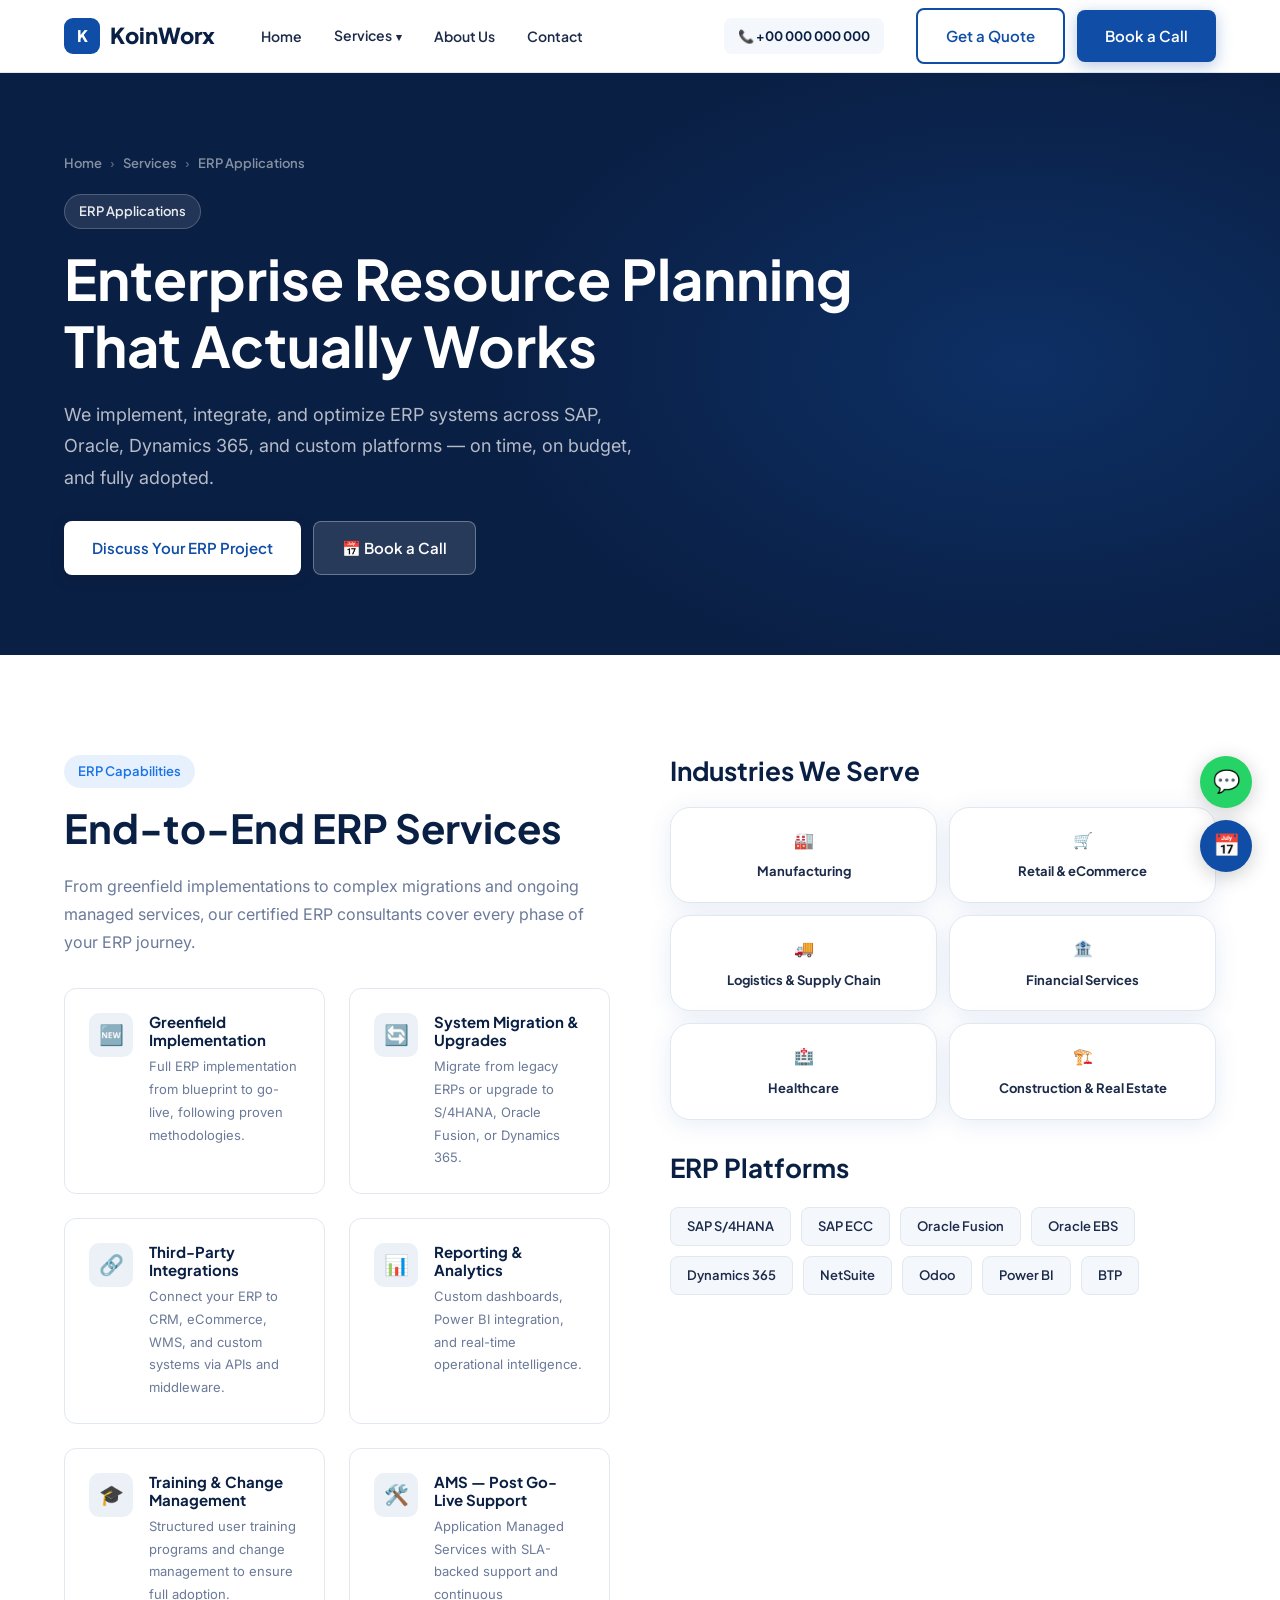
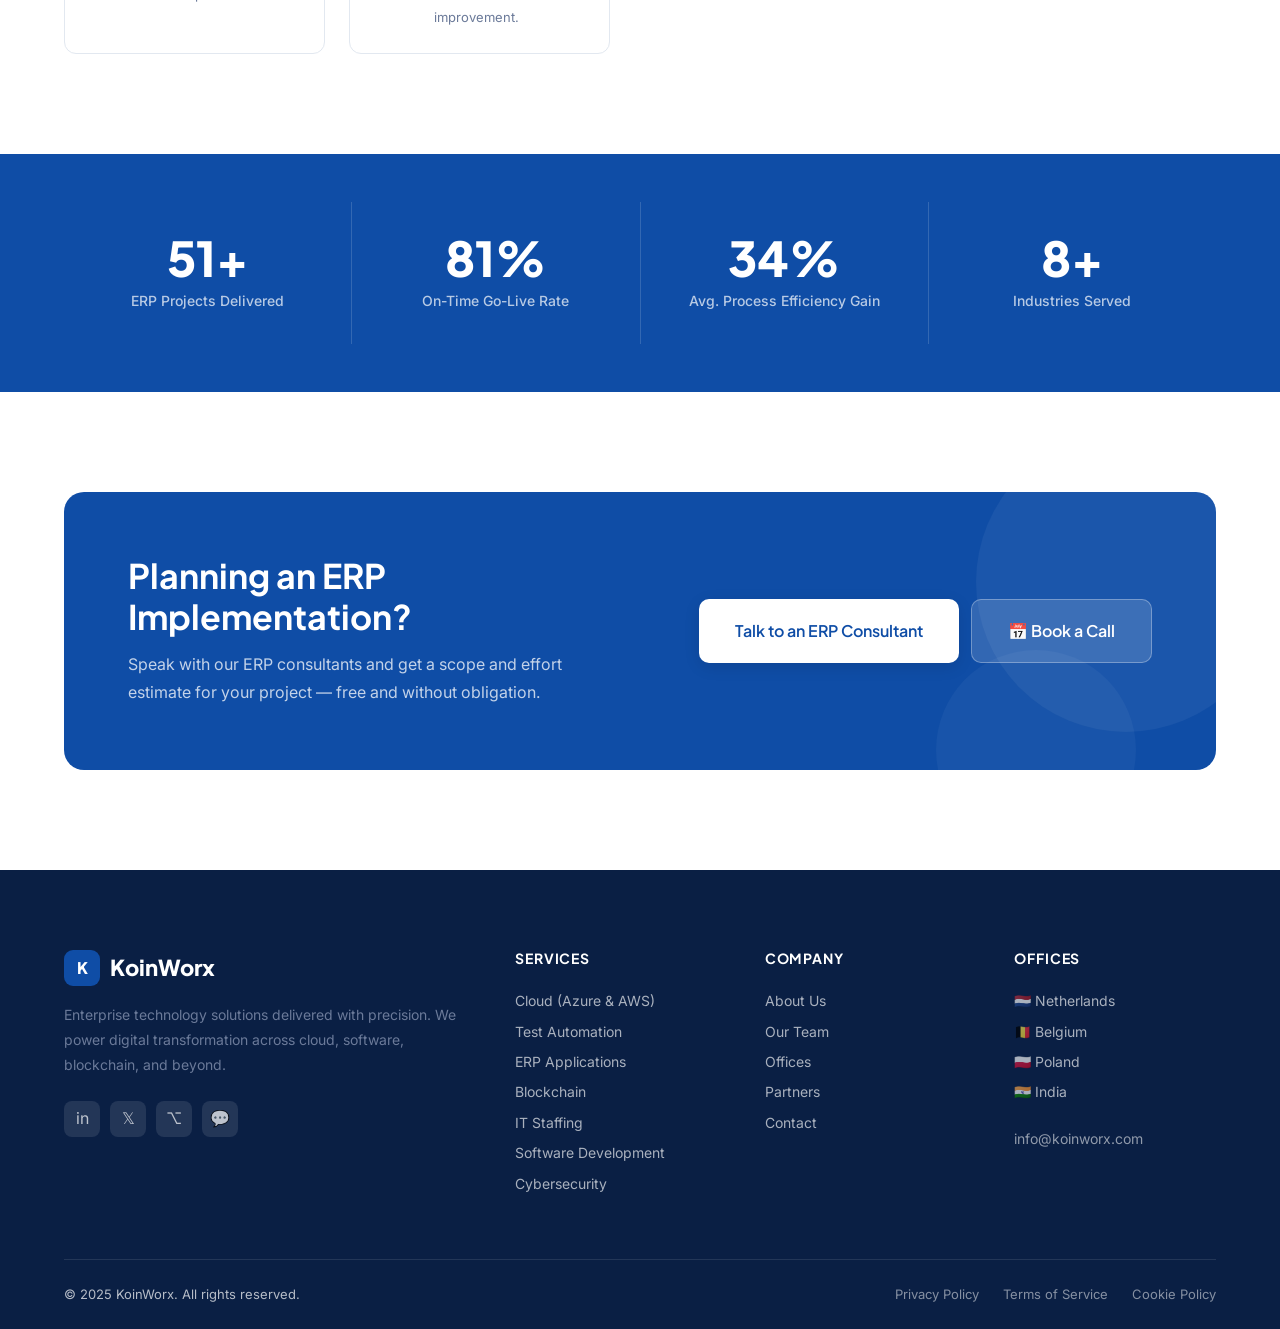
<file: services/erp.html>
<!DOCTYPE html>
<html lang="en">
<head>
  <meta charset="UTF-8" /><meta name="viewport" content="width=device-width, initial-scale=1.0" />
  <title>ERP Applications — KoinWorx</title>
  <meta name="description" content="SAP, Oracle, and Dynamics 365 ERP implementation, migration, and support for enterprise and mid-market organizations." />
  <link rel="stylesheet" href="../css/style.css" />
</head>
<body>
<div id="nav-placeholder"></div>

<section class="page-hero"><div class="container"><div class="page-hero-inner">
  <div class="breadcrumb"><a href="../index.html">Home</a><span>›</span><a href="../services.html">Services</a><span>›</span> ERP Applications</div>
  <div class="badge" style="background:rgba(255,255,255,.1);color:rgba(255,255,255,.9);border:1px solid rgba(255,255,255,.2);">ERP Applications</div>
  <h1>Enterprise Resource Planning<br>That Actually Works</h1>
  <p>We implement, integrate, and optimize ERP systems across SAP, Oracle, Dynamics 365, and custom platforms — on time, on budget, and fully adopted.</p>
  <div style="display:flex;gap:12px;margin-top:28px;flex-wrap:wrap;">
    <a href="../contact.html" class="btn btn-white">Discuss Your ERP Project</a>
    <a href="../contact.html#book" class="btn" style="background:rgba(255,255,255,.12);color:white;border:1px solid rgba(255,255,255,.3);">📅 Book a Call</a>
  </div>
</div></div></section>

<section class="section"><div class="container">
  <div style="display:grid;grid-template-columns:1fr 1fr;gap:60px;align-items:start;">
    <div>
      <div class="badge">ERP Capabilities</div>
      <h2 style="margin-bottom:20px;">End-to-End ERP Services</h2>
      <p style="margin-bottom:32px;">From greenfield implementations to complex migrations and ongoing managed services, our certified ERP consultants cover every phase of your ERP journey.</p>
      <div class="service-features">
        <div class="feature-item" data-aos="fade-up"><div class="fi-icon">🆕</div><div class="fi-text"><h4>Greenfield Implementation</h4><p>Full ERP implementation from blueprint to go-live, following proven methodologies.</p></div></div>
        <div class="feature-item" data-aos="fade-up" data-aos-delay="60"><div class="fi-icon">🔄</div><div class="fi-text"><h4>System Migration & Upgrades</h4><p>Migrate from legacy ERPs or upgrade to S/4HANA, Oracle Fusion, or Dynamics 365.</p></div></div>
        <div class="feature-item" data-aos="fade-up" data-aos-delay="120"><div class="fi-icon">🔗</div><div class="fi-text"><h4>Third-Party Integrations</h4><p>Connect your ERP to CRM, eCommerce, WMS, and custom systems via APIs and middleware.</p></div></div>
        <div class="feature-item" data-aos="fade-up" data-aos-delay="180"><div class="fi-icon">📊</div><div class="fi-text"><h4>Reporting & Analytics</h4><p>Custom dashboards, Power BI integration, and real-time operational intelligence.</p></div></div>
        <div class="feature-item" data-aos="fade-up" data-aos-delay="240"><div class="fi-icon">🎓</div><div class="fi-text"><h4>Training & Change Management</h4><p>Structured user training programs and change management to ensure full adoption.</p></div></div>
        <div class="feature-item" data-aos="fade-up" data-aos-delay="300"><div class="fi-icon">🛠️</div><div class="fi-text"><h4>AMS — Post Go-Live Support</h4><p>Application Managed Services with SLA-backed support and continuous improvement.</p></div></div>
      </div>
    </div>
    <div>
      <h3 style="margin-bottom:20px;">Industries We Serve</h3>
      <div style="display:grid;grid-template-columns:1fr 1fr;gap:12px;margin-bottom:32px;">
        <div class="card" style="padding:20px;text-align:center;">🏭<br><strong style="font-size:13px;font-family:'Plus Jakarta Sans',sans-serif;display:block;margin-top:8px;">Manufacturing</strong></div>
        <div class="card" style="padding:20px;text-align:center;">🛒<br><strong style="font-size:13px;font-family:'Plus Jakarta Sans',sans-serif;display:block;margin-top:8px;">Retail & eCommerce</strong></div>
        <div class="card" style="padding:20px;text-align:center;">🚚<br><strong style="font-size:13px;font-family:'Plus Jakarta Sans',sans-serif;display:block;margin-top:8px;">Logistics & Supply Chain</strong></div>
        <div class="card" style="padding:20px;text-align:center;">🏦<br><strong style="font-size:13px;font-family:'Plus Jakarta Sans',sans-serif;display:block;margin-top:8px;">Financial Services</strong></div>
        <div class="card" style="padding:20px;text-align:center;">🏥<br><strong style="font-size:13px;font-family:'Plus Jakarta Sans',sans-serif;display:block;margin-top:8px;">Healthcare</strong></div>
        <div class="card" style="padding:20px;text-align:center;">🏗️<br><strong style="font-size:13px;font-family:'Plus Jakarta Sans',sans-serif;display:block;margin-top:8px;">Construction & Real Estate</strong></div>
      </div>
      <h3 style="margin-bottom:16px;">ERP Platforms</h3>
      <div class="tech-tags">
        <span class="tech-tag">SAP S/4HANA</span><span class="tech-tag">SAP ECC</span><span class="tech-tag">Oracle Fusion</span>
        <span class="tech-tag">Oracle EBS</span><span class="tech-tag">Dynamics 365</span><span class="tech-tag">NetSuite</span>
        <span class="tech-tag">Odoo</span><span class="tech-tag">Power BI</span><span class="tech-tag">BTP</span>
      </div>
    </div>
  </div>
</div></section>

<section class="stats-strip"><div class="container"><div class="stats-grid">
  <div class="stat-item"><div class="stat-num" data-count="60" data-suffix="+">0+</div><div class="stat-label">ERP Projects Delivered</div></div>
  <div class="stat-item"><div class="stat-num" data-count="95" data-suffix="%">0%</div><div class="stat-label">On-Time Go-Live Rate</div></div>
  <div class="stat-item"><div class="stat-num" data-count="40" data-suffix="%">0%</div><div class="stat-label">Avg. Process Efficiency Gain</div></div>
  <div class="stat-item"><div class="stat-num" data-count="10" data-suffix="+">0+</div><div class="stat-label">Industries Served</div></div>
</div></div></section>

<section class="section"><div class="container"><div class="cta-banner">
  <div><h2>Planning an ERP Implementation?</h2><p>Speak with our ERP consultants and get a scope and effort estimate for your project — free and without obligation.</p></div>
  <div class="cta-banner-btns">
    <a href="../contact.html" class="btn btn-white btn-lg">Talk to an ERP Consultant</a>
    <a href="../contact.html#book" class="btn btn-lg" style="background:rgba(255,255,255,.15);color:white;border:1px solid rgba(255,255,255,.3);">📅 Book a Call</a>
  </div>
</div></div></section>

<div id="footer-placeholder"></div>
<script src="../js/components.js"></script><script src="../js/main.js"></script>
</body>
</html>
</file>
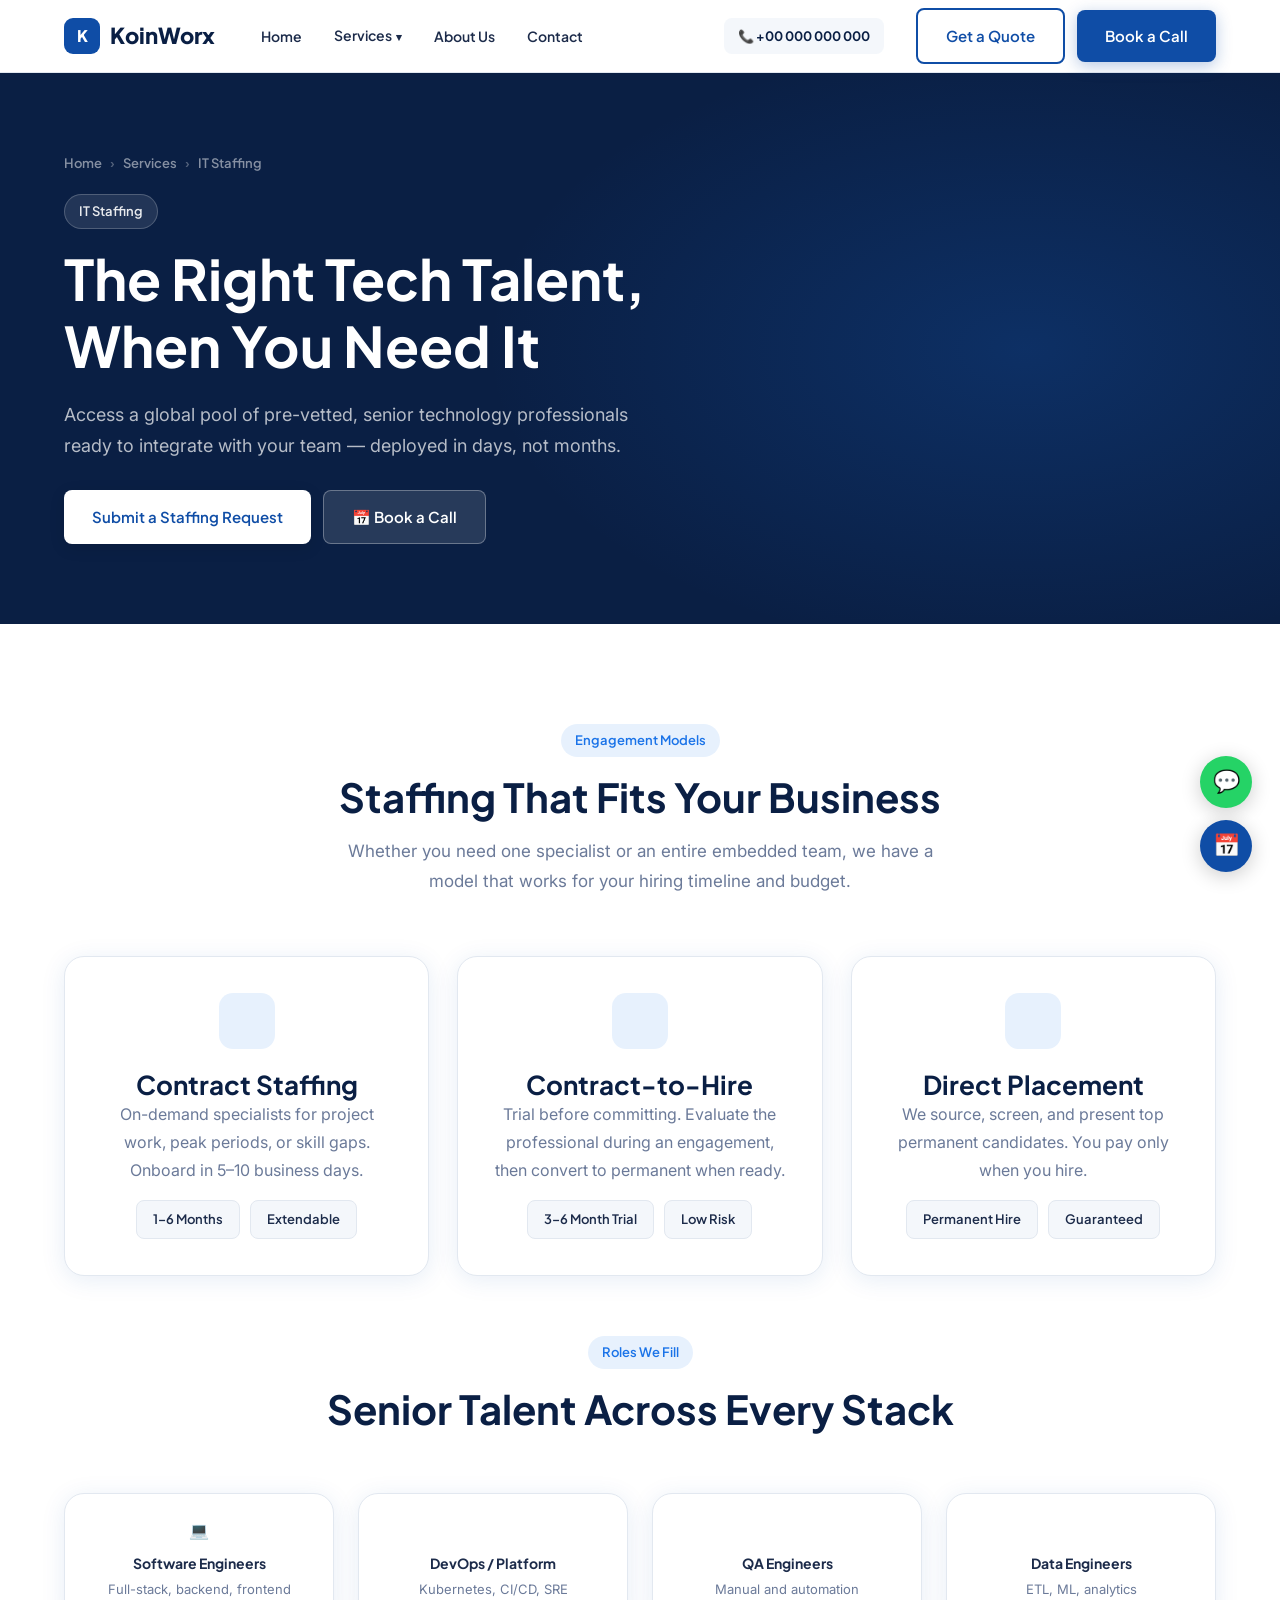
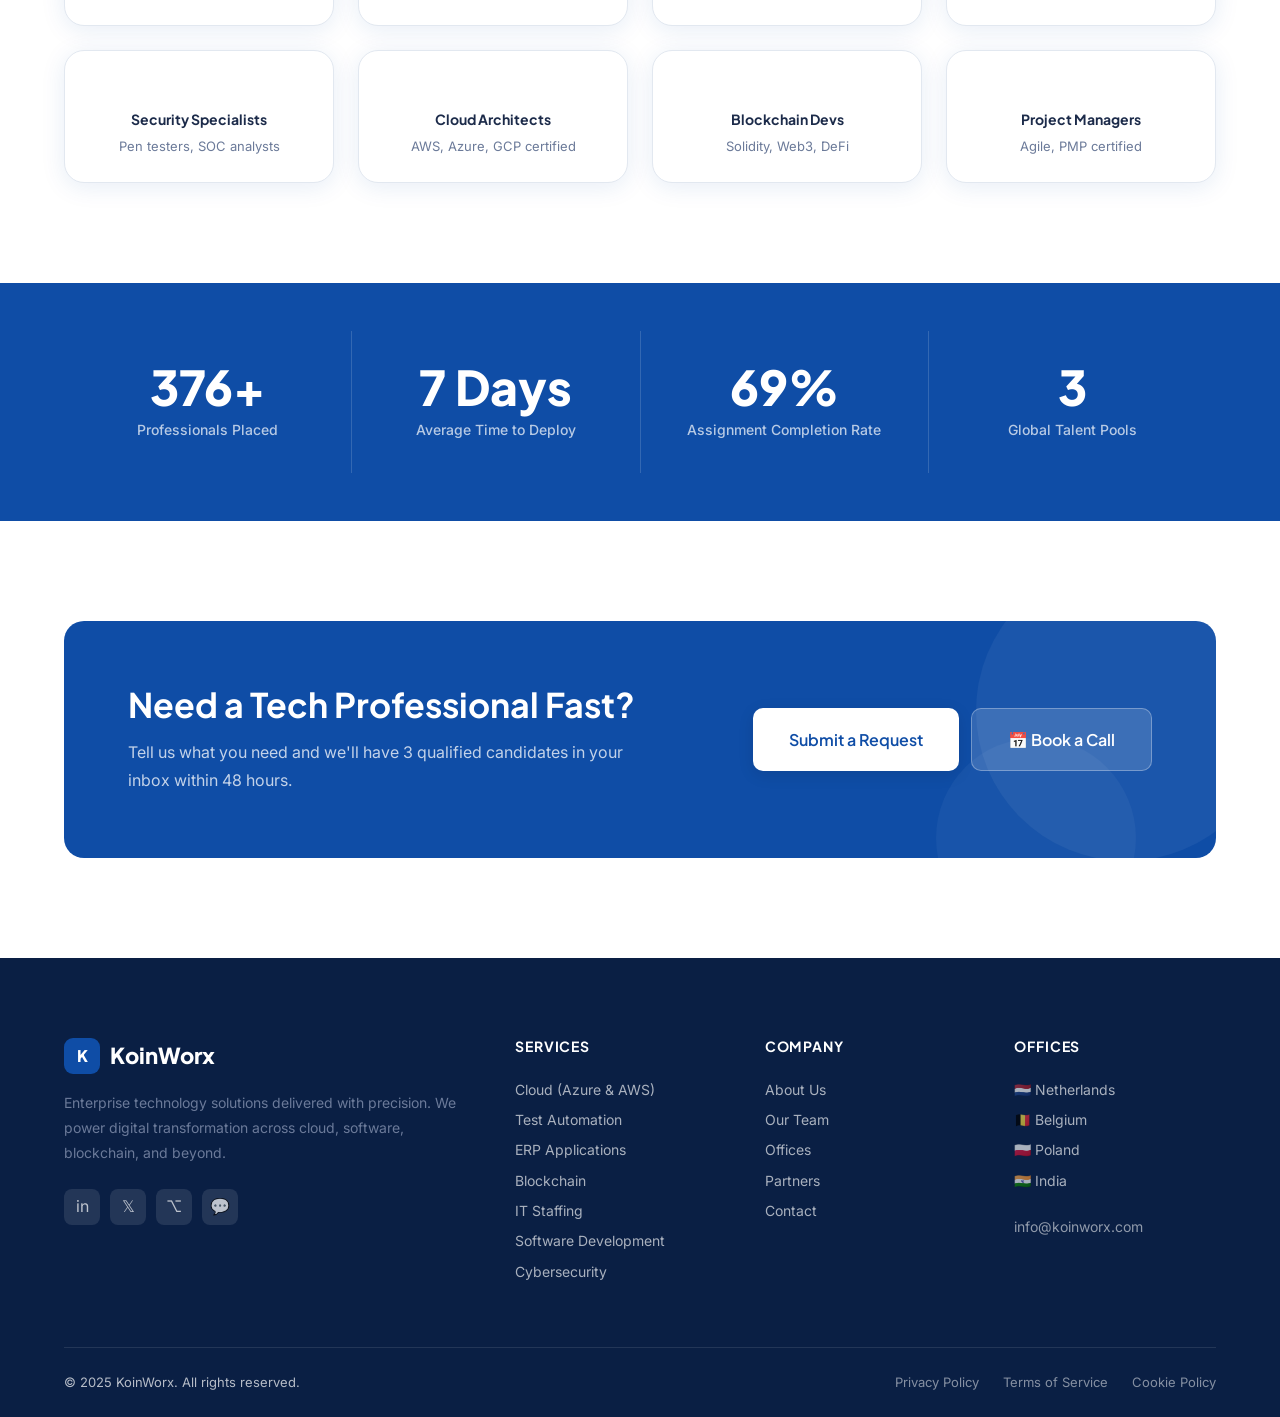
<file: services/it-staffing.html>
<!DOCTYPE html>
<html lang="en">
<head>
  <meta charset="UTF-8" /><meta name="viewport" content="width=device-width, initial-scale=1.0" />
  <title>IT Staffing — KoinWorx</title>
  <meta name="description" content="Pre-vetted senior tech talent on demand. Contract, contract-to-hire, and direct placement across development, DevOps, QA, data, and security." />
  <link rel="stylesheet" href="../css/style.css" />
</head>
<body>
<div id="nav-placeholder"></div>

<section class="page-hero"><div class="container"><div class="page-hero-inner">
  <div class="breadcrumb"><a href="../index.html">Home</a><span>›</span><a href="../services.html">Services</a><span>›</span> IT Staffing</div>
  <div class="badge" style="background:rgba(255,255,255,.1);color:rgba(255,255,255,.9);border:1px solid rgba(255,255,255,.2);">IT Staffing</div>
  <h1>The Right Tech Talent,<br>When You Need It</h1>
  <p>Access a global pool of pre-vetted, senior technology professionals ready to integrate with your team — deployed in days, not months.</p>
  <div style="display:flex;gap:12px;margin-top:28px;flex-wrap:wrap;">
    <a href="../contact.html" class="btn btn-white">Submit a Staffing Request</a>
    <a href="../contact.html#book" class="btn" style="background:rgba(255,255,255,.12);color:white;border:1px solid rgba(255,255,255,.3);">📅 Book a Call</a>
  </div>
</div></div></section>

<section class="section"><div class="container">
  <div class="section-header">
    <div class="badge">Engagement Models</div>
    <h2>Staffing That Fits Your Business</h2>
    <p>Whether you need one specialist or an entire embedded team, we have a model that works for your hiring timeline and budget.</p>
  </div>
  <div class="grid-3" style="margin-bottom:60px;">
    <div class="card" style="text-align:center;" data-aos="fade-up">
      <div class="card-icon" style="margin:0 auto 20px;"></div>
      <h3>Contract Staffing</h3>
      <p>On-demand specialists for project work, peak periods, or skill gaps. Onboard in 5–10 business days.</p>
      <div class="tech-tags" style="justify-content:center;margin-top:16px;">
        <span class="tech-tag">1–6 Months</span><span class="tech-tag">Extendable</span>
      </div>
    </div>
    <div class="card" style="text-align:center;" data-aos="fade-up" data-aos-delay="80">
      <div class="card-icon" style="margin:0 auto 20px;"></div>
      <h3>Contract-to-Hire</h3>
      <p>Trial before committing. Evaluate the professional during an engagement, then convert to permanent when ready.</p>
      <div class="tech-tags" style="justify-content:center;margin-top:16px;">
        <span class="tech-tag">3–6 Month Trial</span><span class="tech-tag">Low Risk</span>
      </div>
    </div>
    <div class="card" style="text-align:center;" data-aos="fade-up" data-aos-delay="160">
      <div class="card-icon" style="margin:0 auto 20px;"></div>
      <h3>Direct Placement</h3>
      <p>We source, screen, and present top permanent candidates. You pay only when you hire.</p>
      <div class="tech-tags" style="justify-content:center;margin-top:16px;">
        <span class="tech-tag">Permanent Hire</span><span class="tech-tag">Guaranteed</span>
      </div>
    </div>
  </div>

  <div class="section-header">
    <div class="badge">Roles We Fill</div>
    <h2>Senior Talent Across Every Stack</h2>
  </div>
  <div class="grid-4">
    <div class="card" style="padding:24px;text-align:center;" data-aos="fade-up">💻<br><strong style="font-family:'Plus Jakarta Sans',sans-serif;font-size:14px;display:block;margin-top:8px;">Software Engineers</strong><p style="font-size:13px;margin-top:4px;">Full-stack, backend, frontend</p></div>
    <div class="card" style="padding:24px;text-align:center;" data-aos="fade-up" data-aos-delay="40"><br><strong style="font-family:'Plus Jakarta Sans',sans-serif;font-size:14px;display:block;margin-top:8px;">DevOps / Platform</strong><p style="font-size:13px;margin-top:4px;">Kubernetes, CI/CD, SRE</p></div>
    <div class="card" style="padding:24px;text-align:center;" data-aos="fade-up" data-aos-delay="80"><br><strong style="font-family:'Plus Jakarta Sans',sans-serif;font-size:14px;display:block;margin-top:8px;">QA Engineers</strong><p style="font-size:13px;margin-top:4px;">Manual and automation</p></div>
    <div class="card" style="padding:24px;text-align:center;" data-aos="fade-up" data-aos-delay="120"><br><strong style="font-family:'Plus Jakarta Sans',sans-serif;font-size:14px;display:block;margin-top:8px;">Data Engineers</strong><p style="font-size:13px;margin-top:4px;">ETL, ML, analytics</p></div>
    <div class="card" style="padding:24px;text-align:center;" data-aos="fade-up"><br><strong style="font-family:'Plus Jakarta Sans',sans-serif;font-size:14px;display:block;margin-top:8px;">Security Specialists</strong><p style="font-size:13px;margin-top:4px;">Pen testers, SOC analysts</p></div>
    <div class="card" style="padding:24px;text-align:center;" data-aos="fade-up" data-aos-delay="40"><br><strong style="font-family:'Plus Jakarta Sans',sans-serif;font-size:14px;display:block;margin-top:8px;">Cloud Architects</strong><p style="font-size:13px;margin-top:4px;">AWS, Azure, GCP certified</p></div>
    <div class="card" style="padding:24px;text-align:center;" data-aos="fade-up" data-aos-delay="80"><br><strong style="font-family:'Plus Jakarta Sans',sans-serif;font-size:14px;display:block;margin-top:8px;">Blockchain Devs</strong><p style="font-size:13px;margin-top:4px;">Solidity, Web3, DeFi</p></div>
    <div class="card" style="padding:24px;text-align:center;" data-aos="fade-up" data-aos-delay="120"><br><strong style="font-family:'Plus Jakarta Sans',sans-serif;font-size:14px;display:block;margin-top:8px;">Project Managers</strong><p style="font-size:13px;margin-top:4px;">Agile, PMP certified</p></div>
  </div>
</div></section>

<section class="stats-strip"><div class="container"><div class="stats-grid">
  <div class="stat-item"><div class="stat-num" data-count="500" data-suffix="+">0+</div><div class="stat-label">Professionals Placed</div></div>
  <div class="stat-item"><div class="stat-num" data-count="10" data-suffix=" Days">0</div><div class="stat-label">Average Time to Deploy</div></div>
  <div class="stat-item"><div class="stat-num" data-count="92" data-suffix="%">0%</div><div class="stat-label">Assignment Completion Rate</div></div>
  <div class="stat-item"><div class="stat-num" data-count="4">0</div><div class="stat-label">Global Talent Pools</div></div>
</div></div></section>

<section class="section"><div class="container"><div class="cta-banner">
  <div><h2>Need a Tech Professional Fast?</h2><p>Tell us what you need and we'll have 3 qualified candidates in your inbox within 48 hours.</p></div>
  <div class="cta-banner-btns">
    <a href="../contact.html" class="btn btn-white btn-lg">Submit a Request</a>
    <a href="../contact.html#book" class="btn btn-lg" style="background:rgba(255,255,255,.15);color:white;border:1px solid rgba(255,255,255,.3);">📅 Book a Call</a>
  </div>
</div></div></section>

<div id="footer-placeholder"></div>
<script src="../js/components.js"></script><script src="../js/main.js"></script>
</body>
</html>
</file>
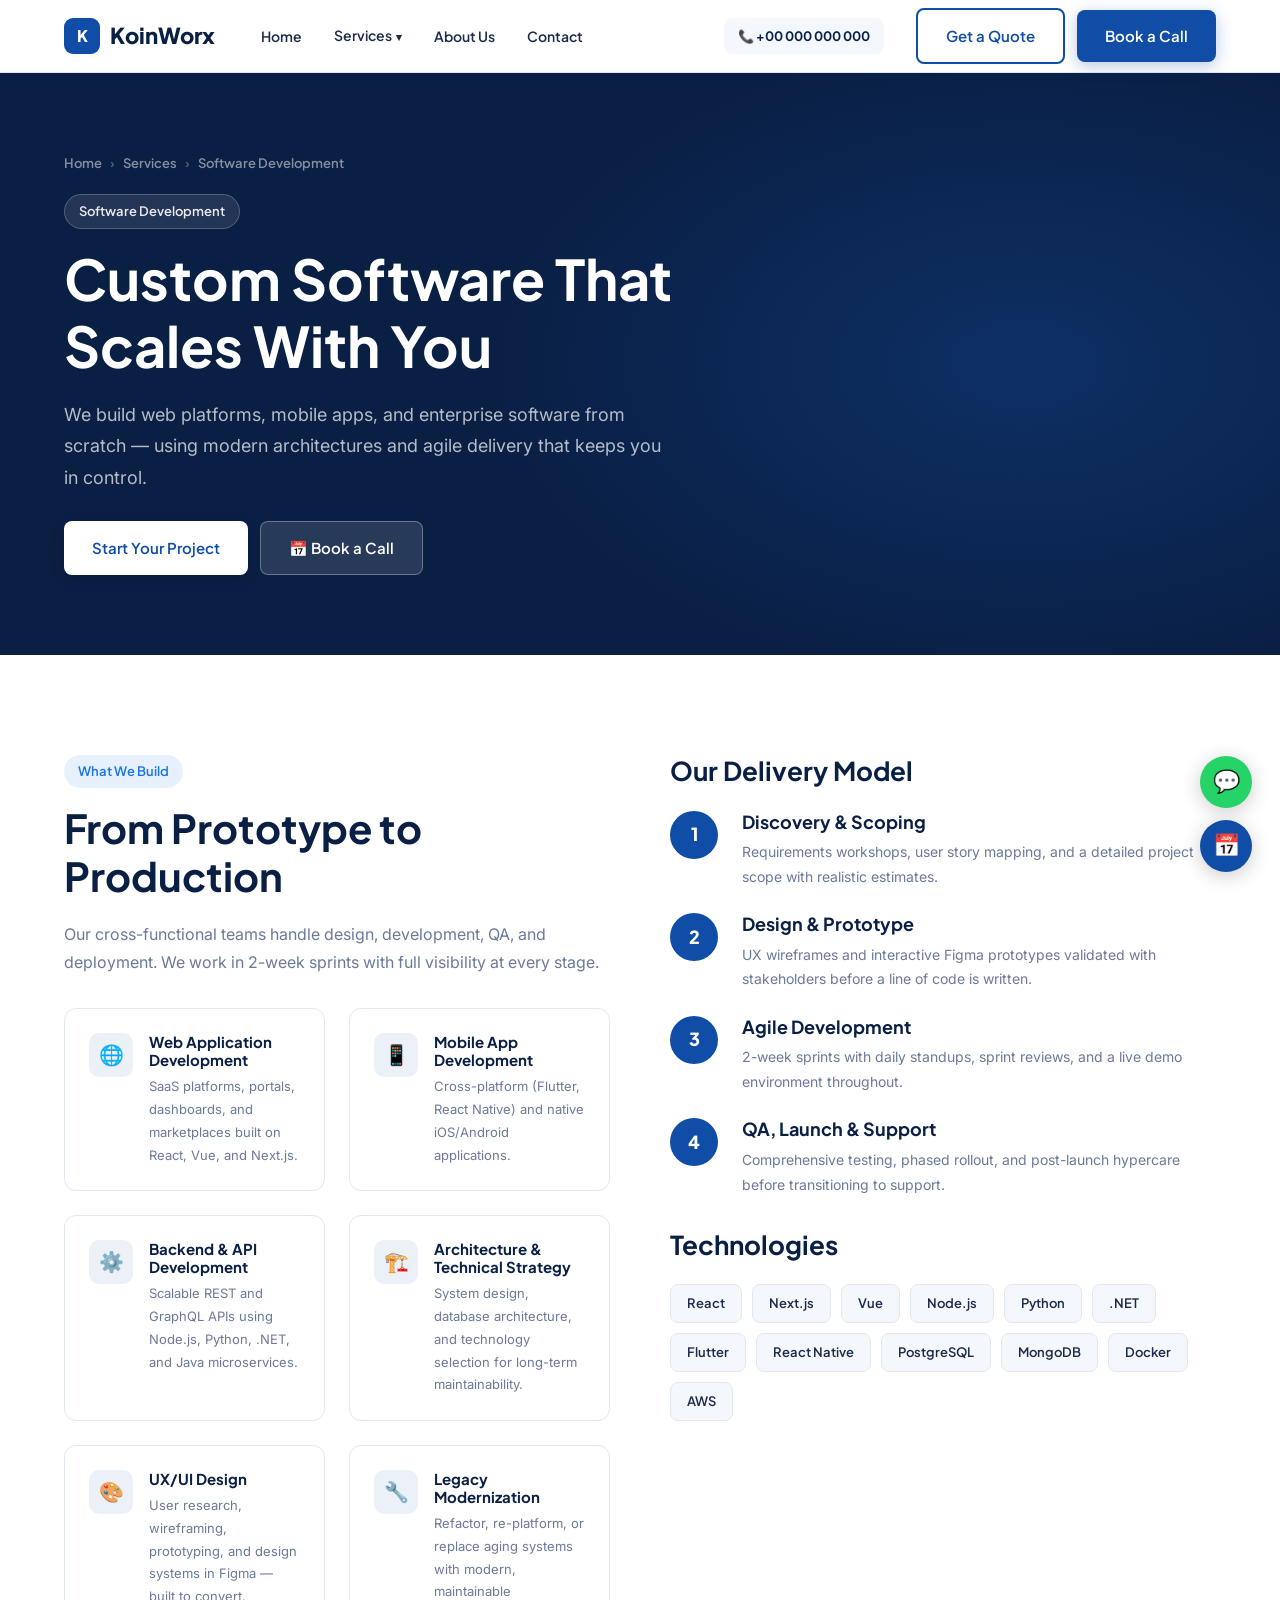
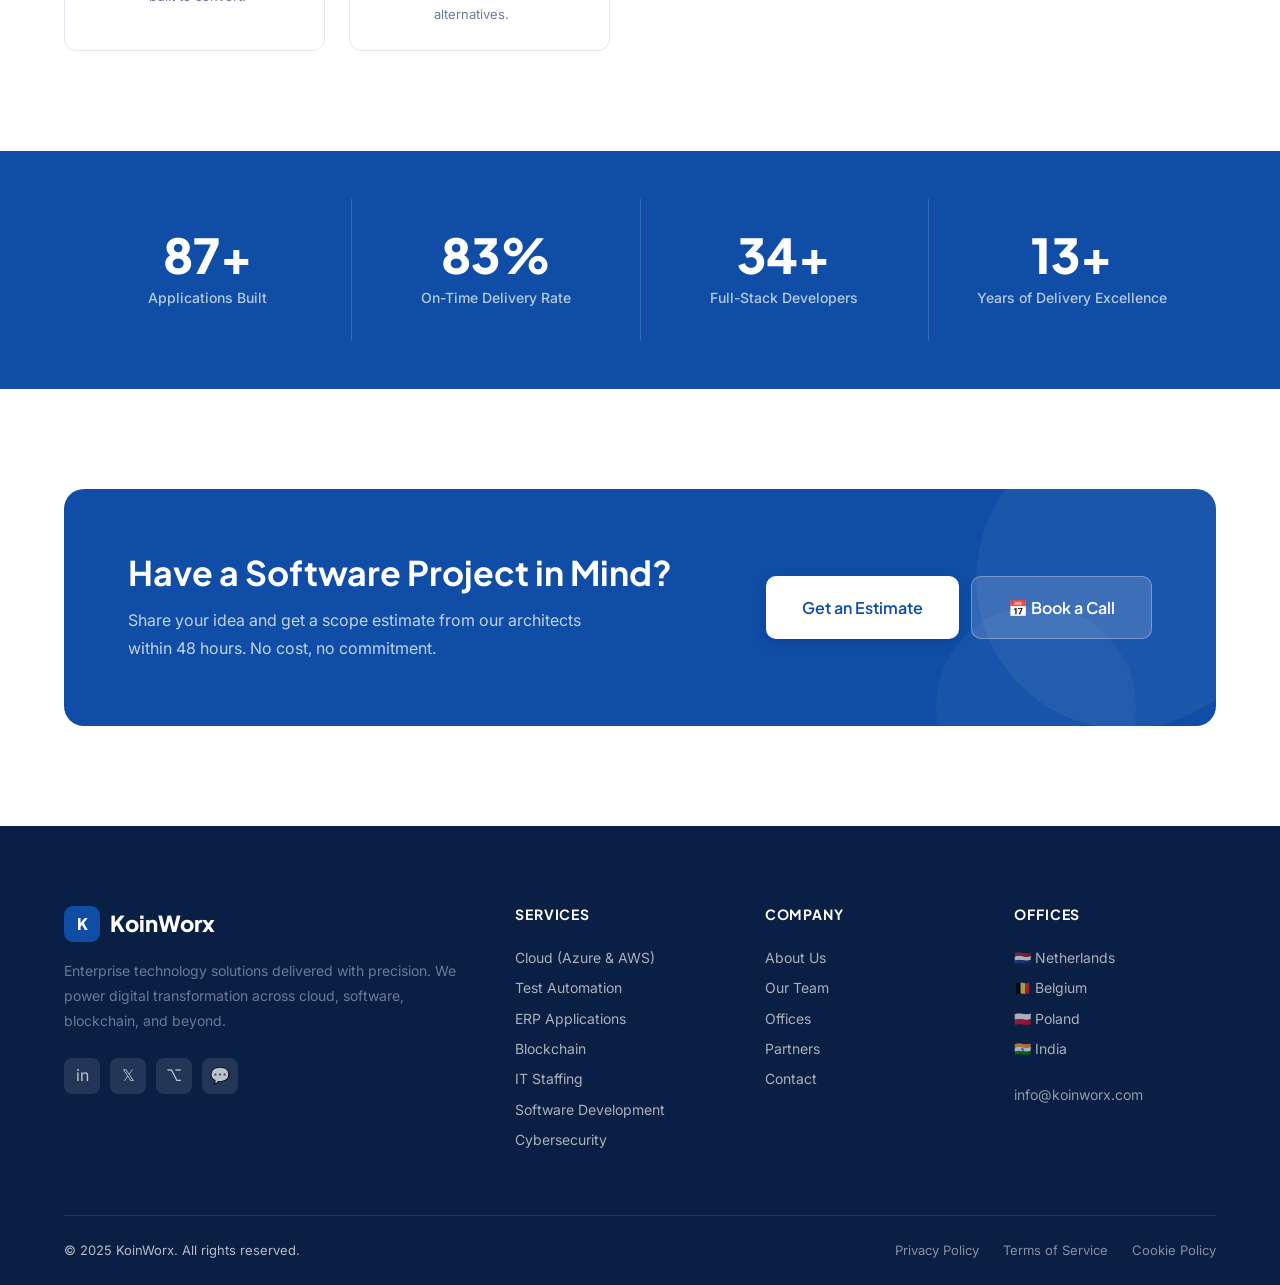
<file: services/software-development.html>
<!DOCTYPE html>
<html lang="en">
<head>
  <meta charset="UTF-8" /><meta name="viewport" content="width=device-width, initial-scale=1.0" />
  <title>Software Development — KoinWorx</title>
  <meta name="description" content="Custom web and mobile application development. React, Node.js, Python, .NET, Flutter — full-stack agile teams delivering on time." />
  <link rel="stylesheet" href="../css/style.css" />
</head>
<body>
<div id="nav-placeholder"></div>

<section class="page-hero"><div class="container"><div class="page-hero-inner">
  <div class="breadcrumb"><a href="../index.html">Home</a><span>›</span><a href="../services.html">Services</a><span>›</span> Software Development</div>
  <div class="badge" style="background:rgba(255,255,255,.1);color:rgba(255,255,255,.9);border:1px solid rgba(255,255,255,.2);">Software Development</div>
  <h1>Custom Software That<br>Scales With You</h1>
  <p>We build web platforms, mobile apps, and enterprise software from scratch — using modern architectures and agile delivery that keeps you in control.</p>
  <div style="display:flex;gap:12px;margin-top:28px;flex-wrap:wrap;">
    <a href="../contact.html" class="btn btn-white">Start Your Project</a>
    <a href="../contact.html#book" class="btn" style="background:rgba(255,255,255,.12);color:white;border:1px solid rgba(255,255,255,.3);">📅 Book a Call</a>
  </div>
</div></div></section>

<section class="section"><div class="container">
  <div style="display:grid;grid-template-columns:1fr 1fr;gap:60px;align-items:start;">
    <div>
      <div class="badge">What We Build</div>
      <h2 style="margin-bottom:20px;">From Prototype to Production</h2>
      <p style="margin-bottom:32px;">Our cross-functional teams handle design, development, QA, and deployment. We work in 2-week sprints with full visibility at every stage.</p>
      <div class="service-features">
        <div class="feature-item" data-aos="fade-up"><div class="fi-icon">🌐</div><div class="fi-text"><h4>Web Application Development</h4><p>SaaS platforms, portals, dashboards, and marketplaces built on React, Vue, and Next.js.</p></div></div>
        <div class="feature-item" data-aos="fade-up" data-aos-delay="60"><div class="fi-icon">📱</div><div class="fi-text"><h4>Mobile App Development</h4><p>Cross-platform (Flutter, React Native) and native iOS/Android applications.</p></div></div>
        <div class="feature-item" data-aos="fade-up" data-aos-delay="120"><div class="fi-icon">⚙️</div><div class="fi-text"><h4>Backend & API Development</h4><p>Scalable REST and GraphQL APIs using Node.js, Python, .NET, and Java microservices.</p></div></div>
        <div class="feature-item" data-aos="fade-up" data-aos-delay="180"><div class="fi-icon">🏗️</div><div class="fi-text"><h4>Architecture & Technical Strategy</h4><p>System design, database architecture, and technology selection for long-term maintainability.</p></div></div>
        <div class="feature-item" data-aos="fade-up" data-aos-delay="240"><div class="fi-icon">🎨</div><div class="fi-text"><h4>UX/UI Design</h4><p>User research, wireframing, prototyping, and design systems in Figma — built to convert.</p></div></div>
        <div class="feature-item" data-aos="fade-up" data-aos-delay="300"><div class="fi-icon">🔧</div><div class="fi-text"><h4>Legacy Modernization</h4><p>Refactor, re-platform, or replace aging systems with modern, maintainable alternatives.</p></div></div>
      </div>
    </div>
    <div>
      <h3 style="margin-bottom:24px;">Our Delivery Model</h3>
      <div class="process-steps">
        <div class="process-step"><div class="ps-num">1</div><div class="ps-content"><h4>Discovery & Scoping</h4><p>Requirements workshops, user story mapping, and a detailed project scope with realistic estimates.</p></div></div>
        <div class="process-step"><div class="ps-num">2</div><div class="ps-content"><h4>Design & Prototype</h4><p>UX wireframes and interactive Figma prototypes validated with stakeholders before a line of code is written.</p></div></div>
        <div class="process-step"><div class="ps-num">3</div><div class="ps-content"><h4>Agile Development</h4><p>2-week sprints with daily standups, sprint reviews, and a live demo environment throughout.</p></div></div>
        <div class="process-step"><div class="ps-num">4</div><div class="ps-content"><h4>QA, Launch & Support</h4><p>Comprehensive testing, phased rollout, and post-launch hypercare before transitioning to support.</p></div></div>
      </div>
      <h3 style="margin:32px 0 16px;">Technologies</h3>
      <div class="tech-tags">
        <span class="tech-tag">React</span><span class="tech-tag">Next.js</span><span class="tech-tag">Vue</span>
        <span class="tech-tag">Node.js</span><span class="tech-tag">Python</span><span class="tech-tag">.NET</span>
        <span class="tech-tag">Flutter</span><span class="tech-tag">React Native</span><span class="tech-tag">PostgreSQL</span>
        <span class="tech-tag">MongoDB</span><span class="tech-tag">Docker</span><span class="tech-tag">AWS</span>
      </div>
    </div>
  </div>
</div></section>

<section class="stats-strip"><div class="container"><div class="stats-grid">
  <div class="stat-item"><div class="stat-num" data-count="100" data-suffix="+">0+</div><div class="stat-label">Applications Built</div></div>
  <div class="stat-item"><div class="stat-num" data-count="96" data-suffix="%">0%</div><div class="stat-label">On-Time Delivery Rate</div></div>
  <div class="stat-item"><div class="stat-num" data-count="40" data-suffix="+">0+</div><div class="stat-label">Full-Stack Developers</div></div>
  <div class="stat-item"><div class="stat-num" data-count="15" data-suffix="+">0+</div><div class="stat-label">Years of Delivery Excellence</div></div>
</div></div></section>

<section class="section"><div class="container"><div class="cta-banner">
  <div><h2>Have a Software Project in Mind?</h2><p>Share your idea and get a scope estimate from our architects within 48 hours. No cost, no commitment.</p></div>
  <div class="cta-banner-btns">
    <a href="../contact.html" class="btn btn-white btn-lg">Get an Estimate</a>
    <a href="../contact.html#book" class="btn btn-lg" style="background:rgba(255,255,255,.15);color:white;border:1px solid rgba(255,255,255,.3);">📅 Book a Call</a>
  </div>
</div></div></section>

<div id="footer-placeholder"></div>
<script src="../js/components.js"></script><script src="../js/main.js"></script>
</body>
</html>
</file>
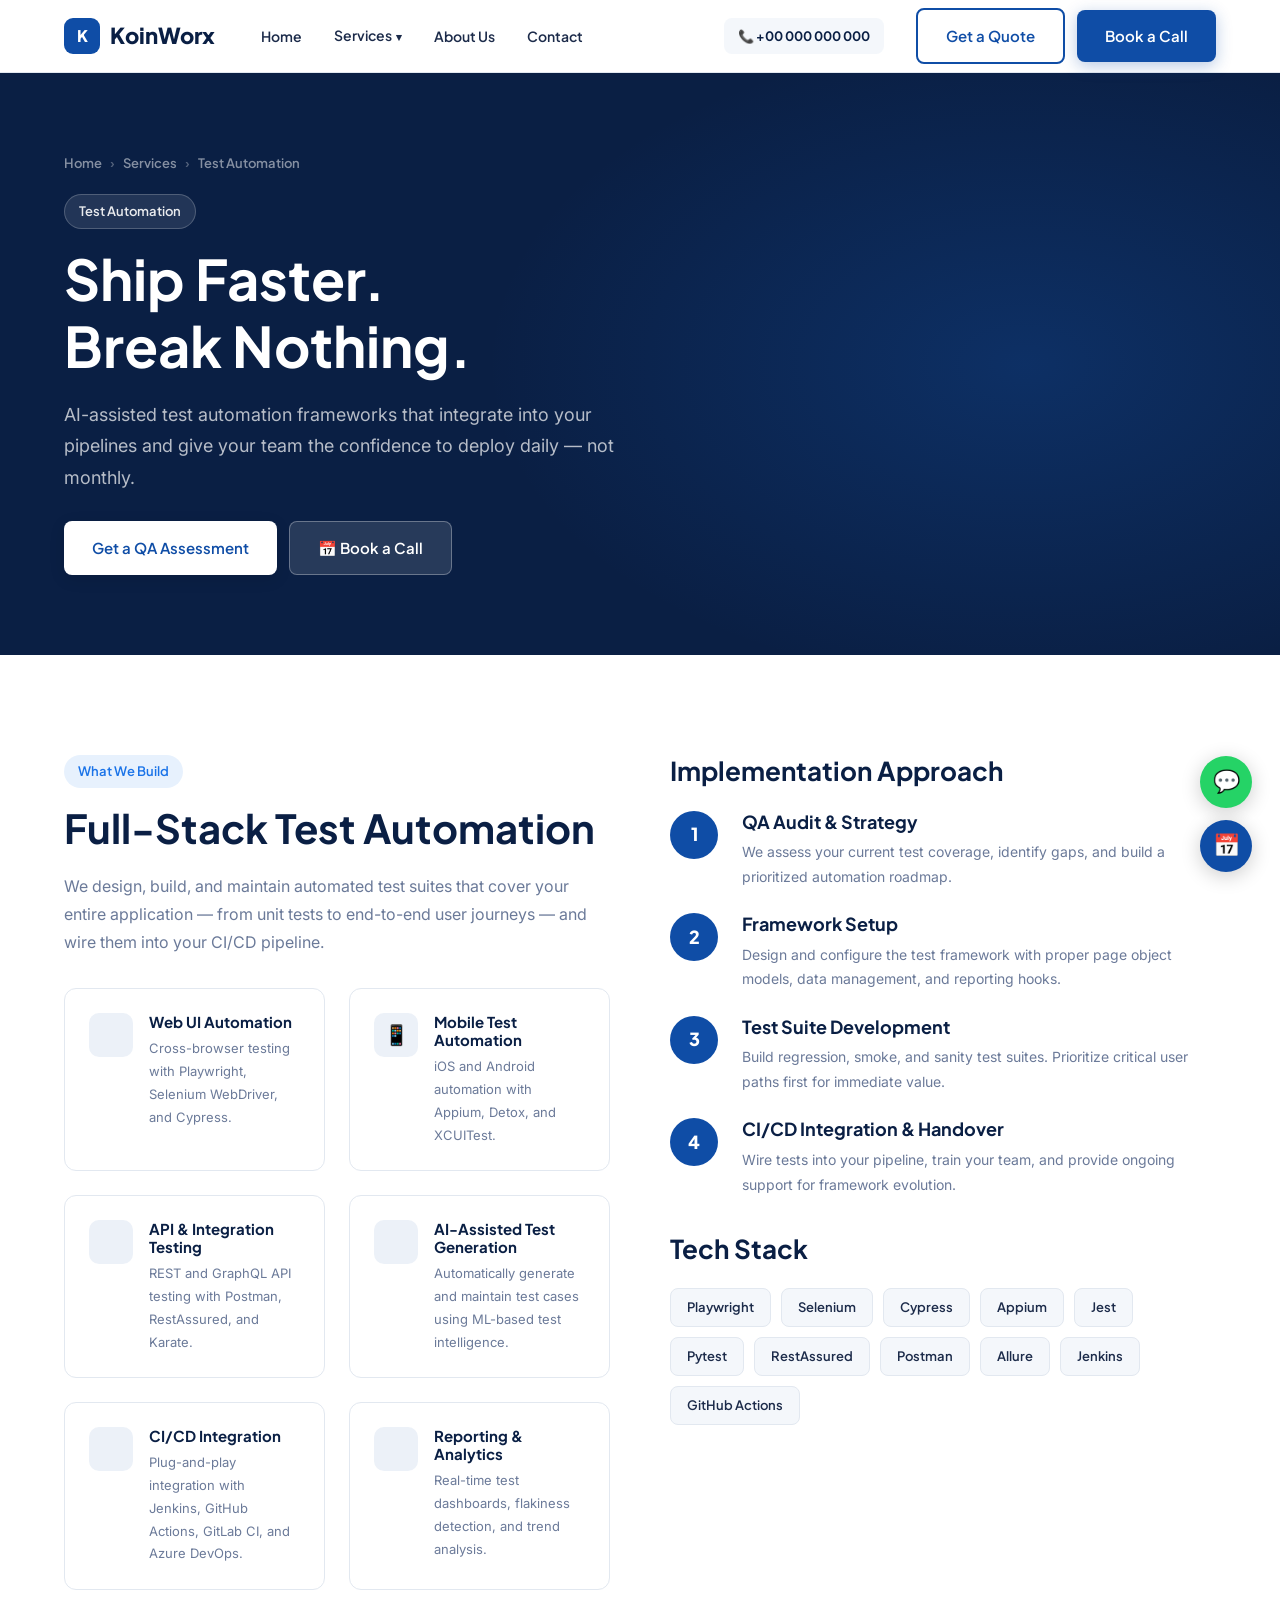
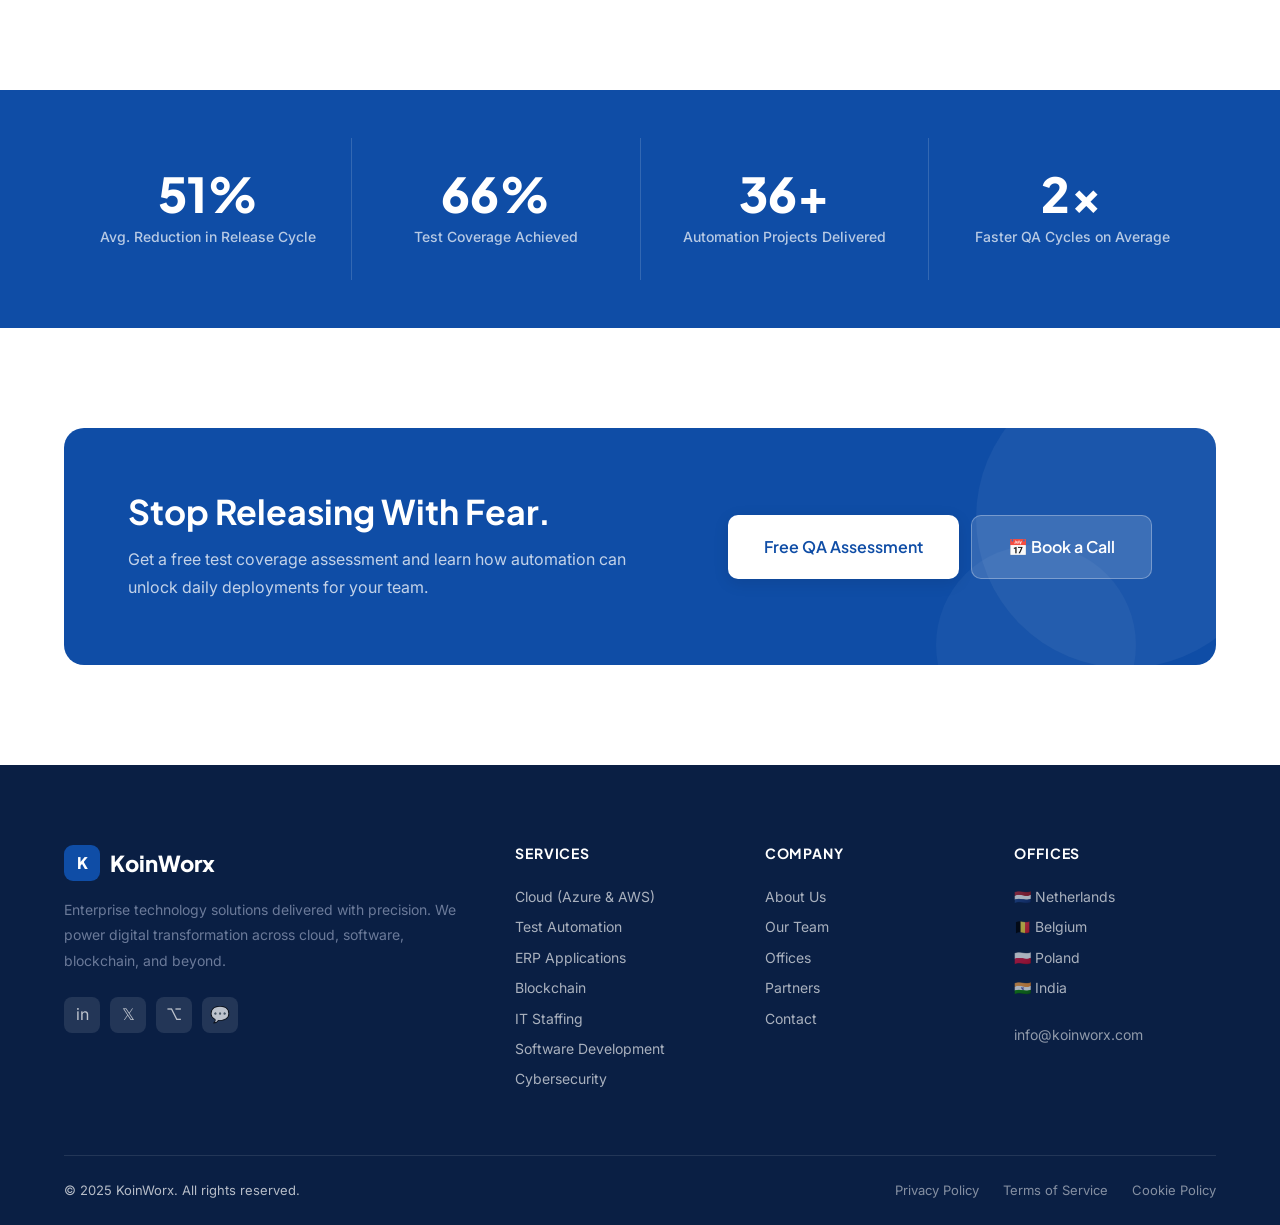
<file: services/test-automation.html>
<!DOCTYPE html>
<html lang="en">
<head>
  <meta charset="UTF-8" /><meta name="viewport" content="width=device-width, initial-scale=1.0" />
  <title>Test Automation — KoinWorx</title>
  <meta name="description" content="Enterprise test automation frameworks for web, mobile, and APIs. CI/CD integrated, AI-assisted — deliver faster with confidence." />
  <link rel="stylesheet" href="../css/style.css" />
</head>
<body>
<div id="nav-placeholder"></div>

<section class="page-hero">
  <div class="container"><div class="page-hero-inner">
    <div class="breadcrumb"><a href="../index.html">Home</a><span>›</span><a href="../services.html">Services</a><span>›</span> Test Automation</div>
    <div class="badge" style="background:rgba(255,255,255,.1);color:rgba(255,255,255,.9);border:1px solid rgba(255,255,255,.2);">Test Automation</div>
    <h1>Ship Faster.<br>Break Nothing.</h1>
    <p>AI-assisted test automation frameworks that integrate into your pipelines and give your team the confidence to deploy daily — not monthly.</p>
    <div style="display:flex;gap:12px;margin-top:28px;flex-wrap:wrap;">
      <a href="../contact.html" class="btn btn-white">Get a QA Assessment</a>
      <a href="../contact.html#book" class="btn" style="background:rgba(255,255,255,.12);color:white;border:1px solid rgba(255,255,255,.3);">📅 Book a Call</a>
    </div>
  </div></div>
</section>
<section class="section">
  <div class="container">
    <div style="display:grid;grid-template-columns:1fr 1fr;gap:60px;align-items:start;">
      <div>
        <div class="badge">What We Build</div>
        <h2 style="margin-bottom:20px;">Full-Stack Test Automation</h2>
        <p style="margin-bottom:32px;">We design, build, and maintain automated test suites that cover your entire application — from unit tests to end-to-end user journeys — and wire them into your CI/CD pipeline.</p>
        <div class="service-features">
          <div class="feature-item" data-aos="fade-up"><div class="fi-icon"></div><div class="fi-text"><h4>Web UI Automation</h4><p>Cross-browser testing with Playwright, Selenium WebDriver, and Cypress.</p></div></div>
          <div class="feature-item" data-aos="fade-up" data-aos-delay="60"><div class="fi-icon">📱</div><div class="fi-text"><h4>Mobile Test Automation</h4><p>iOS and Android automation with Appium, Detox, and XCUITest.</p></div></div>
          <div class="feature-item" data-aos="fade-up" data-aos-delay="120"><div class="fi-icon"></div><div class="fi-text"><h4>API & Integration Testing</h4><p>REST and GraphQL API testing with Postman, RestAssured, and Karate.</p></div></div>
          <div class="feature-item" data-aos="fade-up" data-aos-delay="180"><div class="fi-icon"></div><div class="fi-text"><h4>AI-Assisted Test Generation</h4><p>Automatically generate and maintain test cases using ML-based test intelligence.</p></div></div>
          <div class="feature-item" data-aos="fade-up" data-aos-delay="240"><div class="fi-icon"></div><div class="fi-text"><h4>CI/CD Integration</h4><p>Plug-and-play integration with Jenkins, GitHub Actions, GitLab CI, and Azure DevOps.</p></div></div>
          <div class="feature-item" data-aos="fade-up" data-aos-delay="300"><div class="fi-icon"></div><div class="fi-text"><h4>Reporting & Analytics</h4><p>Real-time test dashboards, flakiness detection, and trend analysis.</p></div></div>
        </div>
      </div>
      <div>
        <h3 style="margin-bottom:24px;">Implementation Approach</h3>
        <div class="process-steps">
          <div class="process-step"><div class="ps-num">1</div><div class="ps-content"><h4>QA Audit & Strategy</h4><p>We assess your current test coverage, identify gaps, and build a prioritized automation roadmap.</p></div></div>
          <div class="process-step"><div class="ps-num">2</div><div class="ps-content"><h4>Framework Setup</h4><p>Design and configure the test framework with proper page object models, data management, and reporting hooks.</p></div></div>
          <div class="process-step"><div class="ps-num">3</div><div class="ps-content"><h4>Test Suite Development</h4><p>Build regression, smoke, and sanity test suites. Prioritize critical user paths first for immediate value.</p></div></div>
          <div class="process-step"><div class="ps-num">4</div><div class="ps-content"><h4>CI/CD Integration & Handover</h4><p>Wire tests into your pipeline, train your team, and provide ongoing support for framework evolution.</p></div></div>
        </div>
        <h3 style="margin:36px 0 16px;">Tech Stack</h3>
        <div class="tech-tags">
          <span class="tech-tag">Playwright</span><span class="tech-tag">Selenium</span><span class="tech-tag">Cypress</span>
          <span class="tech-tag">Appium</span><span class="tech-tag">Jest</span><span class="tech-tag">Pytest</span>
          <span class="tech-tag">RestAssured</span><span class="tech-tag">Postman</span><span class="tech-tag">Allure</span>
          <span class="tech-tag">Jenkins</span><span class="tech-tag">GitHub Actions</span>
        </div>
      </div>
    </div>
  </div>
</section>
<section class="stats-strip"><div class="container"><div class="stats-grid">
  <div class="stat-item"><div class="stat-num" data-count="70" data-suffix="%">0%</div><div class="stat-label">Avg. Reduction in Release Cycle</div></div>
  <div class="stat-item"><div class="stat-num" data-count="90" data-suffix="%">0%</div><div class="stat-label">Test Coverage Achieved</div></div>
  <div class="stat-item"><div class="stat-num" data-count="50" data-suffix="+">0+</div><div class="stat-label">Automation Projects Delivered</div></div>
  <div class="stat-item"><div class="stat-num" data-count="3" data-suffix="x">0x</div><div class="stat-label">Faster QA Cycles on Average</div></div>
</div></div></section>
<section class="section"><div class="container"><div class="cta-banner">
  <div><h2>Stop Releasing With Fear.</h2><p>Get a free test coverage assessment and learn how automation can unlock daily deployments for your team.</p></div>
  <div class="cta-banner-btns">
    <a href="../contact.html" class="btn btn-white btn-lg">Free QA Assessment</a>
    <a href="../contact.html#book" class="btn btn-lg" style="background:rgba(255,255,255,.15);color:white;border:1px solid rgba(255,255,255,.3);">📅 Book a Call</a>
  </div>
</div></div></section>
<div id="footer-placeholder"></div>
<script src="../js/components.js"></script><script src="../js/main.js"></script>
</body>
</html>
</file>
<file: css/style.css>
/* ============================================================
   KoinWorx Design System — style.css
   ============================================================ */

@import url('https://fonts.googleapis.com/css2?family=Plus+Jakarta+Sans:wght@400;500;600;700;800&family=Inter:wght@400;500;600&display=swap');

/* ── CSS Variables ── */
:root {
  --primary:   #0F4DA6;
  --accent:    #1A73E8;
  --navy:      #0A1F44;
  --light-bg:  #F4F7FB;
  --white:     #FFFFFF;
  --text:      #1C2B4A;
  --muted:     #6B7A99;
  --border:    #E2E8F0;
  --shadow:    0 4px 24px rgba(15,77,166,.10);
  --shadow-lg: 0 12px 48px rgba(15,77,166,.16);
  --radius:    12px;
  --radius-lg: 20px;
  --transition: .25s cubic-bezier(.4,0,.2,1);
}

/* ── Reset ── */
*, *::before, *::after { box-sizing: border-box; margin: 0; padding: 0; }
html { scroll-behavior: smooth; font-size: 16px; }
body {
  font-family: 'Inter', sans-serif;
  color: var(--text);
  background: var(--white);
  line-height: 1.6;
  overflow-x: hidden;
}
img { max-width: 100%; height: auto; display: block; }
a { color: inherit; text-decoration: none; }
ul { list-style: none; }

/* ── Typography ── */
h1,h2,h3,h4,h5,h6 {
  font-family: 'Plus Jakarta Sans', sans-serif;
  font-weight: 700;
  line-height: 1.2;
  color: var(--navy);
}
h1 { font-size: clamp(36px,5vw,56px); }
h2 { font-size: clamp(28px,3.5vw,40px); }
h3 { font-size: clamp(20px,2.5vw,26px); }
h4 { font-size: 18px; }
p  { color: var(--muted); line-height: 1.75; }

/* ── Layout ── */
.container { max-width: 1200px; margin: 0 auto; padding: 0 24px; }
.section    { padding: 100px 0; }
.section--gray { background: var(--light-bg); }
.section--navy { background: var(--navy); }

/* ── Buttons ── */
.btn {
  display: inline-flex;
  align-items: center;
  gap: 8px;
  padding: 14px 28px;
  border-radius: 8px;
  font-family: 'Plus Jakarta Sans', sans-serif;
  font-weight: 600;
  font-size: 15px;
  cursor: pointer;
  border: none;
  transition: var(--transition);
  white-space: nowrap;
}
.btn-primary {
  background: var(--primary);
  color: var(--white);
  box-shadow: 0 4px 16px rgba(15,77,166,.3);
}
.btn-primary:hover {
  background: var(--accent);
  transform: translateY(-2px);
  box-shadow: 0 8px 24px rgba(26,115,232,.4);
}
.btn-outline {
  background: transparent;
  color: var(--primary);
  border: 2px solid var(--primary);
}
.btn-outline:hover {
  background: var(--primary);
  color: var(--white);
  transform: translateY(-2px);
}
.btn-white {
  background: var(--white);
  color: var(--primary);
  box-shadow: 0 4px 16px rgba(0,0,0,.1);
}
.btn-white:hover {
  background: var(--light-bg);
  transform: translateY(-2px);
}
.btn-lg { padding: 18px 36px; font-size: 16px; border-radius: 10px; }

/* ── Badge / Tag ── */
.badge {
  display: inline-flex;
  align-items: center;
  gap: 6px;
  background: rgba(26,115,232,.1);
  color: var(--accent);
  border-radius: 100px;
  padding: 6px 14px;
  font-size: 13px;
  font-weight: 600;
  font-family: 'Plus Jakarta Sans', sans-serif;
  margin-bottom: 16px;
}

/* ── Section Labels ── */
.section-label {
  text-align: center;
  margin-bottom: 16px;
}
.section-header { text-align: center; margin-bottom: 60px; }
.section-header h2 { margin-bottom: 16px; }
.section-header p  { max-width: 600px; margin: 0 auto; font-size: 17px; }

/* ── Cards ── */
.card {
  background: var(--white);
  border-radius: var(--radius-lg);
  padding: 36px 32px;
  box-shadow: var(--shadow);
  border: 1px solid var(--border);
  transition: var(--transition);
}
.card:hover {
  transform: translateY(-6px);
  box-shadow: var(--shadow-lg);
  border-color: rgba(15,77,166,.2);
}
.card-icon {
  width: 56px; height: 56px;
  background: rgba(26,115,232,.1);
  border-radius: 14px;
  display: flex; align-items: center; justify-content: center;
  margin-bottom: 20px;
  color: var(--accent);
  font-size: 24px;
  transition: var(--transition);
}
.card:hover .card-icon {
  background: var(--primary);
  color: var(--white);
}

/* ── Grid Layouts ── */
.grid-2 { display: grid; grid-template-columns: repeat(2,1fr); gap: 32px; }
.grid-3 { display: grid; grid-template-columns: repeat(3,1fr); gap: 28px; }
.grid-4 { display: grid; grid-template-columns: repeat(4,1fr); gap: 24px; }

/* ============================================================
   NAVIGATION
   ============================================================ */
.nav {
  position: sticky; top: 0; z-index: 1000;
  background: rgba(255,255,255,.97);
  backdrop-filter: blur(12px);
  border-bottom: 1px solid var(--border);
  transition: var(--transition);
}
.nav.scrolled { box-shadow: 0 2px 20px rgba(0,0,0,.08); }
.nav-inner {
  display: flex; align-items: center;
  justify-content: space-between;
  height: 72px;
  gap: 32px;
}
.nav-logo {
  display: flex; align-items: center; gap: 10px;
  font-family: 'Plus Jakarta Sans', sans-serif;
  font-weight: 800;
  font-size: 22px;
  color: var(--navy);
  flex-shrink: 0;
}
.nav-logo-icon {
  width: 36px; height: 36px;
  background: var(--primary);
  border-radius: 9px;
  display: flex; align-items: center; justify-content: center;
  color: white;
  font-size: 16px;
  font-weight: 800;
}
.nav-links {
  display: flex; align-items: center; gap: 4px;
  flex: 1;
}
.nav-links a {
  padding: 8px 14px;
  border-radius: 8px;
  font-family: 'Plus Jakarta Sans', sans-serif;
  font-weight: 600;
  font-size: 14px;
  color: var(--text);
  transition: var(--transition);
  position: relative;
}
.nav-links a:hover, .nav-links a.active {
  color: var(--primary);
  background: rgba(15,77,166,.06);
}

/* Services Dropdown */
.nav-dropdown { position: relative; }
.nav-dropdown > a::after {
  content: '▾';
  margin-left: 4px;
  font-size: 11px;
}
.dropdown-menu {
  position: absolute; top: calc(100% + 8px); left: 0;
  background: var(--white);
  border: 1px solid var(--border);
  border-radius: var(--radius);
  box-shadow: var(--shadow-lg);
  min-width: 240px;
  padding: 8px;
  opacity: 0; visibility: hidden;
  transform: translateY(-8px);
  transition: var(--transition);
  z-index: 100;
}
.nav-dropdown:hover .dropdown-menu {
  opacity: 1; visibility: visible; transform: translateY(0);
}
.dropdown-menu a {
  display: flex; align-items: center; gap: 10px;
  padding: 10px 14px;
  border-radius: 8px;
  font-size: 14px;
  color: var(--text);
  transition: var(--transition);
}
.dropdown-menu a:hover {
  background: var(--light-bg);
  color: var(--primary);
}
.dropdown-menu a span.icon { font-size: 16px; }

.nav-phone {
  display: flex; align-items: center; gap: 6px;
  font-family: 'Plus Jakarta Sans', sans-serif;
  font-weight: 700;
  font-size: 13px;
  color: var(--navy);
  background: var(--light-bg);
  padding: 8px 14px;
  border-radius: 8px;
  flex-shrink: 0;
}
.nav-cta { display: flex; align-items: center; gap: 12px; flex-shrink: 0; }

/* Hamburger */
.hamburger {
  display: none;
  flex-direction: column; gap: 5px;
  cursor: pointer; background: none; border: none;
  padding: 4px;
}
.hamburger span {
  display: block; width: 24px; height: 2px;
  background: var(--navy); border-radius: 2px;
  transition: var(--transition);
}

/* Mobile Nav */
.mobile-nav {
  display: none;
  flex-direction: column;
  background: var(--white);
  border-top: 1px solid var(--border);
  padding: 16px 0;
}
.mobile-nav.open { display: flex; }
.mobile-nav a {
  display: block; padding: 12px 24px;
  font-family: 'Plus Jakarta Sans', sans-serif;
  font-weight: 600; font-size: 15px;
  color: var(--text);
  border-bottom: 1px solid var(--border);
}
.mobile-nav a:last-child { border-bottom: none; }
.mobile-nav a:hover { color: var(--primary); background: var(--light-bg); }

/* ============================================================
   FOOTER
   ============================================================ */
.footer {
  background: var(--navy);
  color: rgba(255,255,255,.7);
  padding: 80px 0 0;
}
.footer-grid {
  display: grid;
  grid-template-columns: 2fr 1fr 1fr 1fr;
  gap: 48px;
  padding-bottom: 60px;
}
.footer-brand p { margin-top: 16px; font-size: 14px; line-height: 1.8; }
.footer-social { display: flex; gap: 10px; margin-top: 24px; }
.footer-social a {
  width: 36px; height: 36px;
  background: rgba(255,255,255,.1);
  border-radius: 8px;
  display: flex; align-items: center; justify-content: center;
  font-size: 16px;
  transition: var(--transition);
}
.footer-social a:hover { background: var(--accent); }
.footer-col h4 {
  color: var(--white);
  font-family: 'Plus Jakarta Sans', sans-serif;
  font-size: 14px;
  font-weight: 700;
  text-transform: uppercase;
  letter-spacing: .06em;
  margin-bottom: 20px;
}
.footer-col a {
  display: block;
  font-size: 14px;
  padding: 4px 0;
  color: rgba(255,255,255,.65);
  transition: var(--transition);
}
.footer-col a:hover { color: var(--white); padding-left: 4px; }
.footer-bottom {
  border-top: 1px solid rgba(255,255,255,.1);
  padding: 24px 0;
  display: flex; align-items: center;
  justify-content: space-between;
  font-size: 13px;
}
.footer-bottom-links { display: flex; gap: 24px; }
.footer-bottom-links a { color: rgba(255,255,255,.5); transition: var(--transition); }
.footer-bottom-links a:hover { color: white; }

/* ============================================================
   FLOATING WIDGETS
   ============================================================ */
.float-widgets {
  position: fixed;
  bottom: 28px; right: 28px;
  display: flex; flex-direction: column;
  gap: 12px; z-index: 999;
}
.float-btn {
  width: 52px; height: 52px;
  border-radius: 50%;
  display: flex; align-items: center; justify-content: center;
  font-size: 22px;
  box-shadow: 0 4px 20px rgba(0,0,0,.2);
  cursor: pointer;
  border: none;
  transition: var(--transition);
  text-decoration: none;
}
.float-btn:hover { transform: scale(1.1); }
.float-whatsapp { background: #25D366; color: white; }
.float-call     { background: var(--primary); color: white; }

/* ============================================================
   HERO — Homepage
   ============================================================ */
.hero {
  position: relative;
  background: var(--navy);
  overflow: hidden;
  padding: 120px 0 100px;
  min-height: 680px;
  display: flex; align-items: center;
}
.hero::before {
  content: '';
  position: absolute; inset: 0;
  background: radial-gradient(ellipse 80% 60% at 70% 50%, rgba(26,115,232,.25) 0%, transparent 70%),
              radial-gradient(ellipse 50% 80% at 10% 80%, rgba(15,77,166,.3) 0%, transparent 60%);
}
.hero-grid { position: relative; z-index: 1; display: grid; grid-template-columns: 1fr 1fr; gap: 60px; align-items: center; }
.hero-badge { background: rgba(255,255,255,.1); color: rgba(255,255,255,.9); border: 1px solid rgba(255,255,255,.2); }
.hero h1 { color: white; font-size: clamp(38px,5vw,58px); line-height: 1.1; margin-bottom: 24px; }
.hero h1 span { color: #5BA4FF; }
.hero p  { color: rgba(255,255,255,.75); font-size: 18px; max-width: 480px; margin-bottom: 36px; }
.hero-ctas { display: flex; gap: 16px; flex-wrap: wrap; }
.hero-stats { display: flex; gap: 36px; margin-top: 48px; padding-top: 36px; border-top: 1px solid rgba(255,255,255,.1); }
.hero-stat-num { font-family: 'Plus Jakarta Sans', sans-serif; font-size: 32px; font-weight: 800; color: white; }
.hero-stat-label { font-size: 13px; color: rgba(255,255,255,.55); margin-top: 2px; }

/* Hero Visual */
.hero-visual {
  display: flex; align-items: center; justify-content: center;
  position: relative;
}
.hero-card-stack {
  position: relative;
  width: 380px; height: 380px;
}
.hero-card-main {
  position: absolute;
  background: rgba(255,255,255,.08);
  border: 1px solid rgba(255,255,255,.15);
  backdrop-filter: blur(12px);
  border-radius: 20px;
  padding: 28px;
  color: white;
}
.hero-card-main.c1 {
  width: 280px; top: 20px; left: 50px;
}
.hero-card-main.c2 {
  width: 240px; bottom: 20px; right: 20px;
}
.hero-card-main.c3 {
  width: 200px; top: 50%; left: 10px;
  transform: translateY(-50%);
}
.hcm-icon { font-size: 28px; margin-bottom: 10px; }
.hcm-title { font-family: 'Plus Jakarta Sans', sans-serif; font-weight: 700; font-size: 14px; margin-bottom: 4px; }
.hcm-sub   { font-size: 12px; opacity: .6; }
.hcm-chip  { display: inline-block; background: rgba(91,164,255,.2); color: #5BA4FF; border-radius: 6px; padding: 3px 8px; font-size: 11px; font-weight: 600; margin-top: 8px; }
.hcm-dot-green { display: inline-block; width: 8px; height: 8px; border-radius: 50%; background: #22C55E; margin-right: 6px; }

/* ============================================================
   STATS STRIP
   ============================================================ */
.stats-strip {
  background: var(--primary);
  padding: 48px 0;
}
.stats-grid {
  display: grid;
  grid-template-columns: repeat(4,1fr);
  gap: 1px;
  background: rgba(255,255,255,.15);
}
.stat-item {
  background: var(--primary);
  padding: 32px 24px;
  text-align: center;
}
.stat-num {
  font-family: 'Plus Jakarta Sans', sans-serif;
  font-size: 48px; font-weight: 800;
  color: white;
  line-height: 1;
  margin-bottom: 8px;
}
.stat-label {
  font-size: 14px;
  color: rgba(255,255,255,.7);
  font-weight: 500;
}

/* ============================================================
   SERVICES GRID — Home
   ============================================================ */
.services-grid {
  display: grid;
  grid-template-columns: repeat(3,1fr);
  gap: 28px;
}
.service-card {
  background: var(--white);
  border: 1px solid var(--border);
  border-radius: var(--radius-lg);
  padding: 36px 28px;
  transition: var(--transition);
  position: relative;
  overflow: hidden;
}
.service-card::before {
  content: '';
  position: absolute; bottom: 0; left: 0; right: 0;
  height: 3px;
  background: var(--primary);
  transform: scaleX(0);
  transition: var(--transition);
  transform-origin: left;
}
.service-card:hover { transform: translateY(-6px); box-shadow: var(--shadow-lg); border-color: transparent; }
.service-card:hover::before { transform: scaleX(1); }
.service-card-new::after {
  content: 'NEW';
  position: absolute; top: 16px; right: 16px;
  background: #EF4444;
  color: white;
  font-size: 10px; font-weight: 700;
  padding: 3px 8px; border-radius: 6px;
  font-family: 'Plus Jakarta Sans', sans-serif;
  letter-spacing: .05em;
}
.sc-icon {
  width: 52px; height: 52px;
  background: rgba(15,77,166,.08);
  border-radius: 14px;
  display: flex; align-items: center; justify-content: center;
  font-size: 24px;
  margin-bottom: 20px;
  transition: var(--transition);
}
.service-card:hover .sc-icon { background: var(--primary); }
.service-card h3 { font-size: 18px; margin-bottom: 10px; }
.service-card p  { font-size: 14px; margin-bottom: 20px; }
.sc-link {
  font-family: 'Plus Jakarta Sans', sans-serif;
  font-weight: 700;
  font-size: 13px;
  color: var(--primary);
  display: inline-flex; align-items: center; gap: 4px;
  transition: var(--transition);
}
.service-card:hover .sc-link { gap: 8px; }

/* ============================================================
   LOGOS MARQUEE
   ============================================================ */
.marquee-section { padding: 60px 0; overflow: hidden; }
.marquee-label {
  text-align: center;
  font-size: 13px;
  font-weight: 600;
  color: var(--muted);
  letter-spacing: .1em;
  text-transform: uppercase;
  margin-bottom: 40px;
}
.marquee-track { overflow: hidden; }
.marquee-inner {
  display: flex; gap: 48px; align-items: center;
  animation: marquee 22s linear infinite;
  width: max-content;
}
.marquee-inner:hover { animation-play-state: paused; }
@keyframes marquee {
  from { transform: translateX(0); }
  to   { transform: translateX(-50%); }
}
.logo-pill {
  display: flex; align-items: center; gap: 10px;
  background: var(--white);
  border: 1px solid var(--border);
  border-radius: 100px;
  padding: 10px 22px;
  font-family: 'Plus Jakarta Sans', sans-serif;
  font-weight: 700;
  font-size: 14px;
  color: var(--text);
  white-space: nowrap;
  box-shadow: 0 2px 8px rgba(0,0,0,.04);
}
.logo-pill span { font-size: 20px; }

/* ============================================================
   TESTIMONIALS
   ============================================================ */
.testimonials-grid {
  display: grid;
  grid-template-columns: repeat(3,1fr);
  gap: 24px;
}
.testi-card {
  background: var(--white);
  border: 1px solid var(--border);
  border-radius: var(--radius-lg);
  padding: 32px;
  box-shadow: var(--shadow);
  transition: var(--transition);
}
.testi-card:hover { transform: translateY(-4px); box-shadow: var(--shadow-lg); }
.testi-stars { color: #F59E0B; font-size: 14px; margin-bottom: 16px; letter-spacing: 2px; }
.testi-card p { font-size: 15px; color: var(--text); line-height: 1.7; margin-bottom: 24px; font-style: italic; }
.testi-author { display: flex; align-items: center; gap: 12px; }
.testi-avatar {
  width: 44px; height: 44px;
  border-radius: 50%;
  background: var(--primary);
  display: flex; align-items: center; justify-content: center;
  color: white;
  font-family: 'Plus Jakarta Sans', sans-serif;
  font-weight: 800;
  font-size: 14px;
  flex-shrink: 0;
}
.testi-name { font-family: 'Plus Jakarta Sans', sans-serif; font-weight: 700; font-size: 14px; color: var(--navy); }
.testi-role { font-size: 12px; color: var(--muted); }

/* ============================================================
   CTA BANNER
   ============================================================ */
.cta-banner {
  background: var(--primary);
  border-radius: var(--radius-lg);
  padding: 64px;
  display: flex; align-items: center;
  justify-content: space-between;
  gap: 40px;
  position: relative;
  overflow: hidden;
}
.cta-banner::before {
  content: '';
  position: absolute;
  right: -60px; top: -60px;
  width: 300px; height: 300px;
  border-radius: 50%;
  background: rgba(255,255,255,.05);
}
.cta-banner::after {
  content: '';
  position: absolute;
  right: 80px; bottom: -80px;
  width: 200px; height: 200px;
  border-radius: 50%;
  background: rgba(255,255,255,.04);
}
.cta-banner h2 { color: white; font-size: clamp(24px,3vw,34px); margin-bottom: 12px; }
.cta-banner p  { color: rgba(255,255,255,.75); font-size: 16px; max-width: 500px; }
.cta-banner-btns { display: flex; gap: 12px; flex-wrap: wrap; flex-shrink: 0; }

/* ============================================================
   PAGE HERO (inner pages)
   ============================================================ */
.page-hero {
  background: var(--navy);
  padding: 80px 0;
  position: relative;
  overflow: hidden;
}
.page-hero::before {
  content: '';
  position: absolute; inset: 0;
  background: radial-gradient(ellipse 60% 80% at 80% 50%, rgba(26,115,232,.2) 0%, transparent 70%);
}
.page-hero-inner { position: relative; z-index: 1; }
.page-hero .breadcrumb {
  display: flex; align-items: center; gap: 8px;
  font-size: 13px; color: rgba(255,255,255,.5);
  margin-bottom: 20px;
  font-family: 'Plus Jakarta Sans', sans-serif;
  font-weight: 600;
}
.page-hero .breadcrumb a { color: rgba(255,255,255,.5); transition: var(--transition); }
.page-hero .breadcrumb a:hover { color: white; }
.page-hero .breadcrumb span { color: rgba(255,255,255,.3); }
.page-hero h1 { color: white; margin-bottom: 20px; }
.page-hero p  { color: rgba(255,255,255,.7); font-size: 18px; max-width: 600px; }

/* ============================================================
   SERVICE DETAIL PAGE
   ============================================================ */
.service-features { display: grid; grid-template-columns: repeat(2,1fr); gap: 24px; }
.feature-item {
  display: flex; gap: 16px;
  padding: 24px;
  background: var(--white);
  border: 1px solid var(--border);
  border-radius: var(--radius);
  transition: var(--transition);
}
.feature-item:hover { border-color: var(--primary); background: rgba(15,77,166,.02); }
.fi-icon {
  width: 44px; height: 44px; flex-shrink: 0;
  background: rgba(15,77,166,.08);
  border-radius: 10px;
  display: flex; align-items: center; justify-content: center;
  font-size: 20px;
  color: var(--primary);
}
.fi-text h4 { margin-bottom: 6px; font-size: 15px; }
.fi-text p  { font-size: 13px; }

/* Process Steps */
.process-steps {
  display: flex; flex-direction: column; gap: 24px;
}
.process-step {
  display: flex; gap: 24px; align-items: flex-start;
}
.ps-num {
  width: 48px; height: 48px; flex-shrink: 0;
  background: var(--primary);
  color: white;
  border-radius: 50%;
  display: flex; align-items: center; justify-content: center;
  font-family: 'Plus Jakarta Sans', sans-serif;
  font-weight: 800; font-size: 18px;
}
.ps-content h4 { margin-bottom: 8px; }
.ps-content p  { font-size: 14px; }

/* Tech Tags */
.tech-tags { display: flex; flex-wrap: wrap; gap: 10px; margin-top: 24px; }
.tech-tag {
  padding: 8px 16px;
  background: var(--light-bg);
  border: 1px solid var(--border);
  border-radius: 8px;
  font-size: 13px;
  font-weight: 600;
  font-family: 'Plus Jakarta Sans', sans-serif;
  color: var(--text);
  transition: var(--transition);
}
.tech-tag:hover {
  background: var(--primary);
  color: white;
  border-color: var(--primary);
}

/* ============================================================
   ABOUT PAGE
   ============================================================ */
.team-grid {
  display: grid;
  grid-template-columns: repeat(4,1fr);
  gap: 28px;
}
.team-card {
  background: var(--white);
  border: 1px solid var(--border);
  border-radius: var(--radius-lg);
  overflow: hidden;
  transition: var(--transition);
  text-align: center;
}
.team-card:hover { transform: translateY(-6px); box-shadow: var(--shadow-lg); }
.team-photo {
  height: 200px;
  background: linear-gradient(135deg, var(--primary), var(--accent));
  display: flex; align-items: center; justify-content: center;
  font-size: 56px;
}
.team-info { padding: 24px 20px; }
.team-name { font-family: 'Plus Jakarta Sans', sans-serif; font-weight: 700; font-size: 16px; color: var(--navy); margin-bottom: 4px; }
.team-title { font-size: 13px; color: var(--accent); font-weight: 600; margin-bottom: 8px; }
.team-bio { font-size: 13px; color: var(--muted); line-height: 1.6; }

.offices-grid {
  display: grid;
  grid-template-columns: repeat(2,1fr);
  gap: 28px;
}
.office-card {
  background: var(--white);
  border: 1px solid var(--border);
  border-radius: var(--radius-lg);
  padding: 32px;
  display: flex; gap: 20px;
  transition: var(--transition);
}
.office-card:hover { border-color: var(--primary); box-shadow: var(--shadow); }
.office-flag { font-size: 40px; flex-shrink: 0; }
.office-name { font-family: 'Plus Jakarta Sans', sans-serif; font-weight: 700; font-size: 18px; color: var(--navy); margin-bottom: 8px; }
.office-detail { font-size: 14px; color: var(--muted); line-height: 1.8; }
.office-contact a { color: var(--accent); font-weight: 600; font-size: 14px; }

.values-grid {
  display: grid;
  grid-template-columns: repeat(3,1fr);
  gap: 24px;
}
.value-card {
  background: var(--white);
  border: 1px solid var(--border);
  border-radius: var(--radius-lg);
  padding: 32px;
  text-align: center;
  transition: var(--transition);
}
.value-card:hover { border-color: var(--primary); box-shadow: var(--shadow); }
.value-icon {
  font-size: 40px;
  margin-bottom: 16px;
}
.value-card h3 { font-size: 18px; margin-bottom: 10px; }
.value-card p  { font-size: 14px; }

/* Partners */
.partners-grid {
  display: grid;
  grid-template-columns: repeat(4,1fr);
  gap: 20px;
}
.partner-badge {
  background: var(--white);
  border: 1px solid var(--border);
  border-radius: var(--radius);
  padding: 20px;
  display: flex; align-items: center; justify-content: center;
  gap: 10px;
  font-family: 'Plus Jakarta Sans', sans-serif;
  font-weight: 700;
  font-size: 14px;
  color: var(--text);
  transition: var(--transition);
}
.partner-badge:hover { border-color: var(--primary); box-shadow: var(--shadow); color: var(--primary); }
.partner-badge span { font-size: 24px; }

/* ============================================================
   CONTACT PAGE
   ============================================================ */
.contact-grid {
  display: grid;
  grid-template-columns: 1fr 1fr;
  gap: 60px;
  align-items: start;
}
.contact-form {
  background: var(--white);
  border: 1px solid var(--border);
  border-radius: var(--radius-lg);
  padding: 48px;
  box-shadow: var(--shadow);
}
.form-group { margin-bottom: 20px; }
.form-group label {
  display: block;
  font-family: 'Plus Jakarta Sans', sans-serif;
  font-weight: 600;
  font-size: 14px;
  color: var(--navy);
  margin-bottom: 8px;
}
.form-group input,
.form-group select,
.form-group textarea {
  width: 100%;
  padding: 12px 16px;
  border: 1px solid var(--border);
  border-radius: 8px;
  font-family: 'Inter', sans-serif;
  font-size: 15px;
  color: var(--text);
  background: var(--white);
  transition: var(--transition);
  outline: none;
}
.form-group input:focus,
.form-group select:focus,
.form-group textarea:focus {
  border-color: var(--accent);
  box-shadow: 0 0 0 3px rgba(26,115,232,.12);
}
.form-group textarea { resize: vertical; min-height: 120px; }
.form-row { display: grid; grid-template-columns: 1fr 1fr; gap: 16px; }

.contact-info-block { display: flex; flex-direction: column; gap: 24px; }
.contact-info-item {
  display: flex; gap: 16px;
  padding: 24px;
  background: var(--white);
  border: 1px solid var(--border);
  border-radius: var(--radius);
  transition: var(--transition);
}
.contact-info-item:hover { border-color: var(--primary); }
.cii-icon {
  width: 44px; height: 44px; flex-shrink: 0;
  background: rgba(15,77,166,.08);
  border-radius: 10px;
  display: flex; align-items: center; justify-content: center;
  font-size: 20px;
}
.cii-label { font-size: 12px; color: var(--muted); font-weight: 600; text-transform: uppercase; letter-spacing: .06em; }
.cii-value { font-family: 'Plus Jakarta Sans', sans-serif; font-weight: 700; font-size: 15px; color: var(--navy); margin-top: 4px; }
.cii-sub   { font-size: 13px; color: var(--muted); }

/* Calendly Widget Area */
.calendly-box {
  background: var(--light-bg);
  border: 2px dashed var(--border);
  border-radius: var(--radius-lg);
  padding: 48px;
  text-align: center;
  margin-top: 24px;
}
.calendly-box .cal-icon { font-size: 48px; margin-bottom: 16px; }
.calendly-box h3 { margin-bottom: 8px; }
.calendly-box p  { margin-bottom: 24px; }

/* Map Placeholder */
.map-placeholder {
  background: var(--light-bg);
  border: 1px solid var(--border);
  border-radius: var(--radius-lg);
  height: 300px;
  display: flex; flex-direction: column;
  align-items: center; justify-content: center;
  gap: 12px;
  color: var(--muted);
  font-size: 14px;
  margin-top: 48px;
}
.map-placeholder span { font-size: 40px; }

/* ============================================================
   ANIMATIONS (AOS-style)
   ============================================================ */
[data-aos] {
  opacity: 0;
  transform: translateY(24px);
  transition: opacity .6s ease, transform .6s ease;
}
[data-aos].aos-animate {
  opacity: 1;
  transform: translateY(0);
}
[data-aos="fade-left"] { transform: translateX(32px); }
[data-aos="fade-left"].aos-animate { transform: translateX(0); }
[data-aos="fade-right"] { transform: translateX(-32px); }
[data-aos="fade-right"].aos-animate { transform: translateX(0); }
[data-aos="zoom-in"] { transform: scale(.92); }
[data-aos="zoom-in"].aos-animate { transform: scale(1); }

/* ============================================================
   RESPONSIVE
   ============================================================ */
@media (max-width: 1024px) {
  .grid-4 { grid-template-columns: repeat(2,1fr); }
  .footer-grid { grid-template-columns: 1fr 1fr; }
  .team-grid { grid-template-columns: repeat(2,1fr); }
  .partners-grid { grid-template-columns: repeat(2,1fr); }
  .stats-grid { grid-template-columns: repeat(2,1fr); }
}

@media (max-width: 768px) {
  .section { padding: 64px 0; }
  .nav-links, .nav-phone, .nav-cta .btn-outline { display: none; }
  .hamburger { display: flex; }
  .hero-grid { grid-template-columns: 1fr; }
  .hero-visual { display: none; }
  .services-grid { grid-template-columns: 1fr; }
  .grid-2, .grid-3 { grid-template-columns: 1fr; }
  .testimonials-grid { grid-template-columns: 1fr; }
  .contact-grid { grid-template-columns: 1fr; }
  .service-features { grid-template-columns: 1fr; }
  .offices-grid { grid-template-columns: 1fr; }
  .values-grid { grid-template-columns: 1fr; }
  .footer-grid { grid-template-columns: 1fr; gap: 32px; }
  .footer-bottom { flex-direction: column; gap: 12px; text-align: center; }
  .cta-banner { flex-direction: column; padding: 40px 28px; text-align: center; }
  .cta-banner-btns { justify-content: center; }
  .hero-stats { flex-wrap: wrap; gap: 20px; }
  .stats-grid { grid-template-columns: repeat(2,1fr); }
  .form-row { grid-template-columns: 1fr; }
  .contact-form { padding: 28px 24px; }
}
@media (max-width: 480px) {
  .stats-grid { grid-template-columns: 1fr 1fr; }
  .team-grid  { grid-template-columns: 1fr 1fr; }
  .hero-ctas  { flex-direction: column; }
}
</file>
